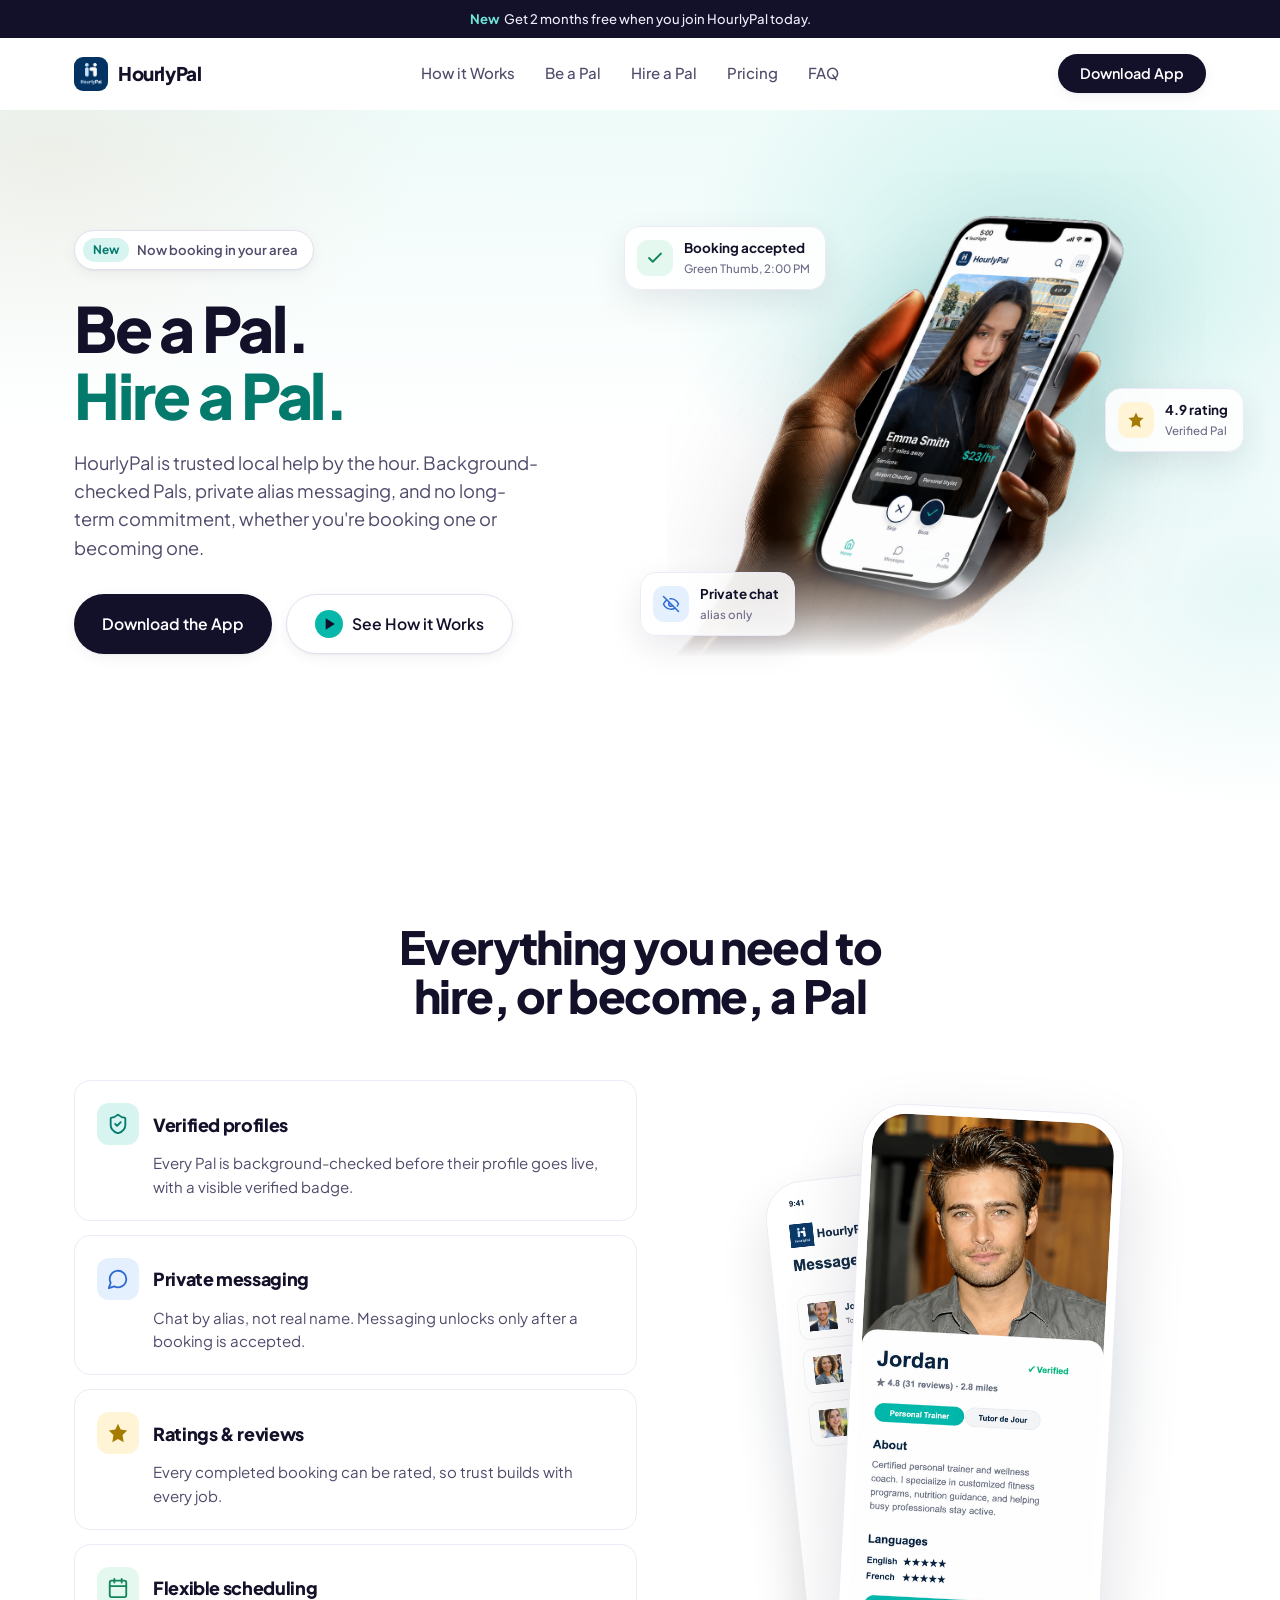
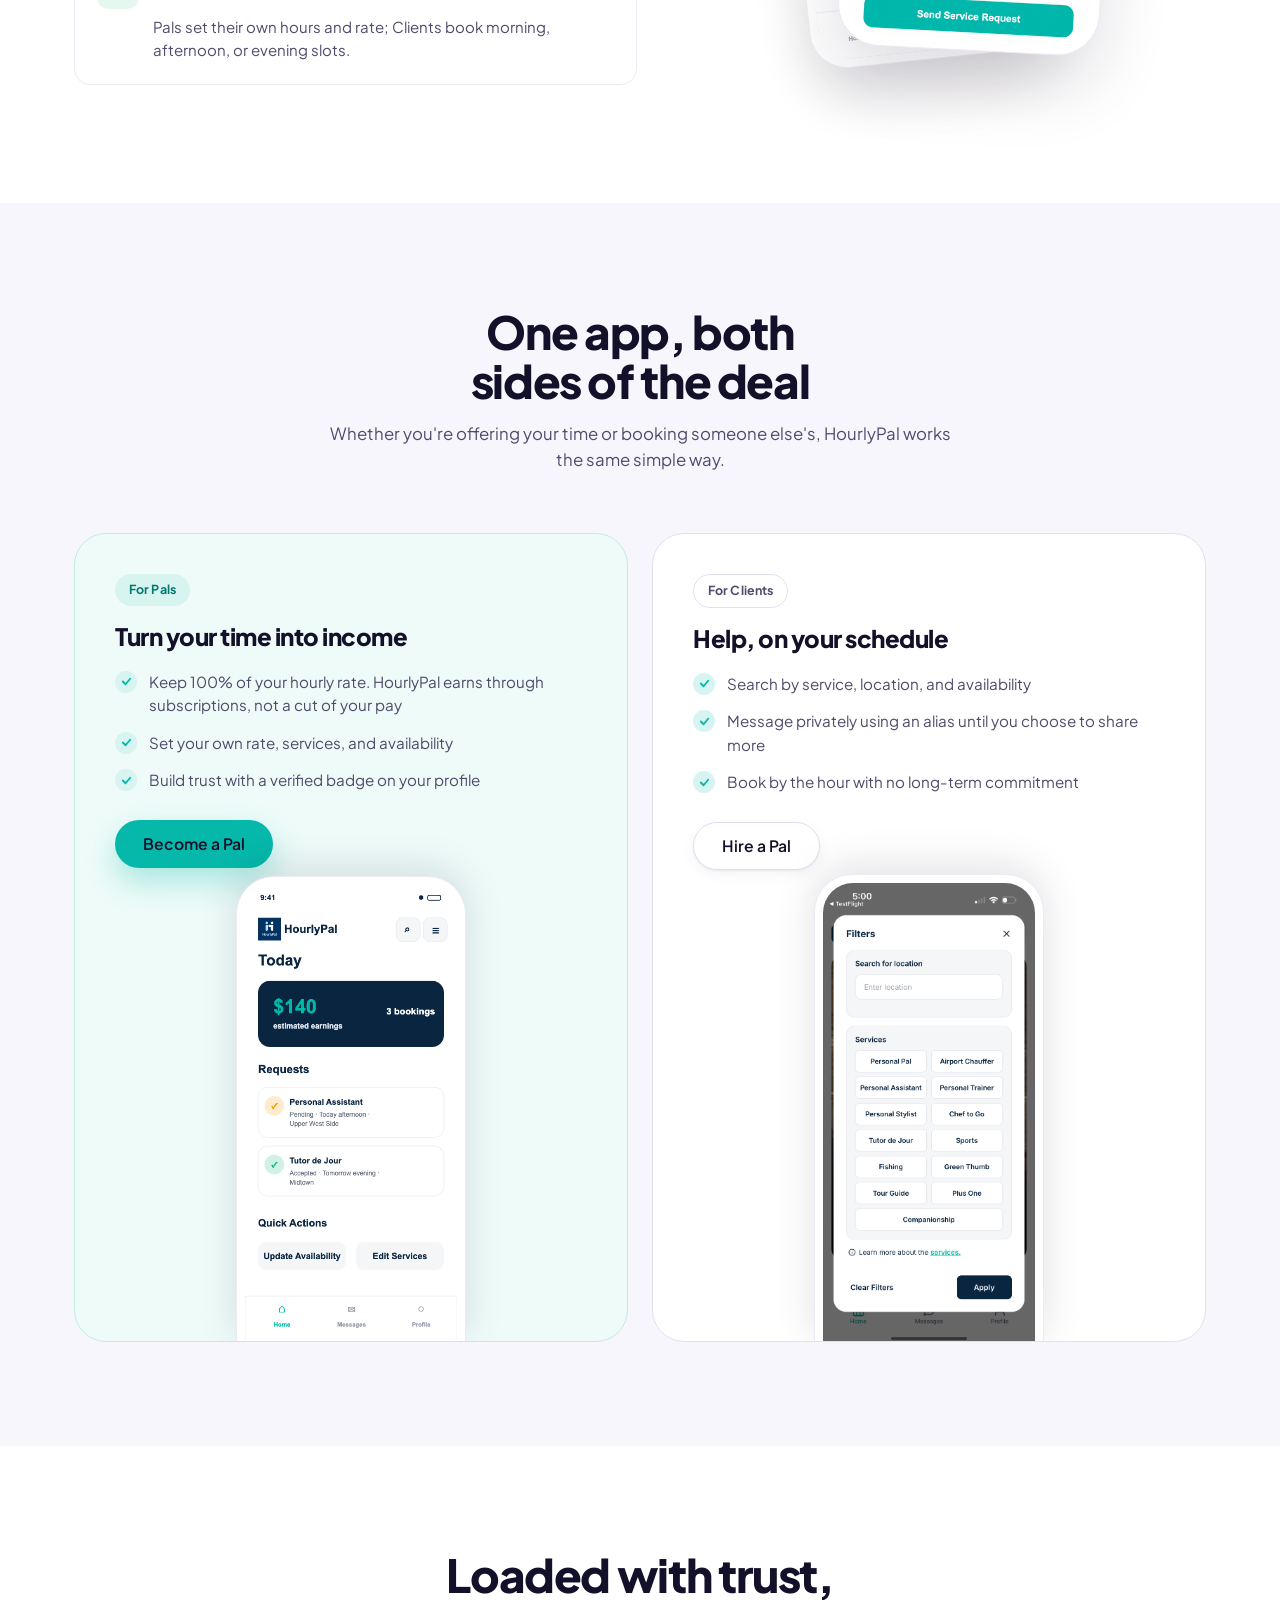
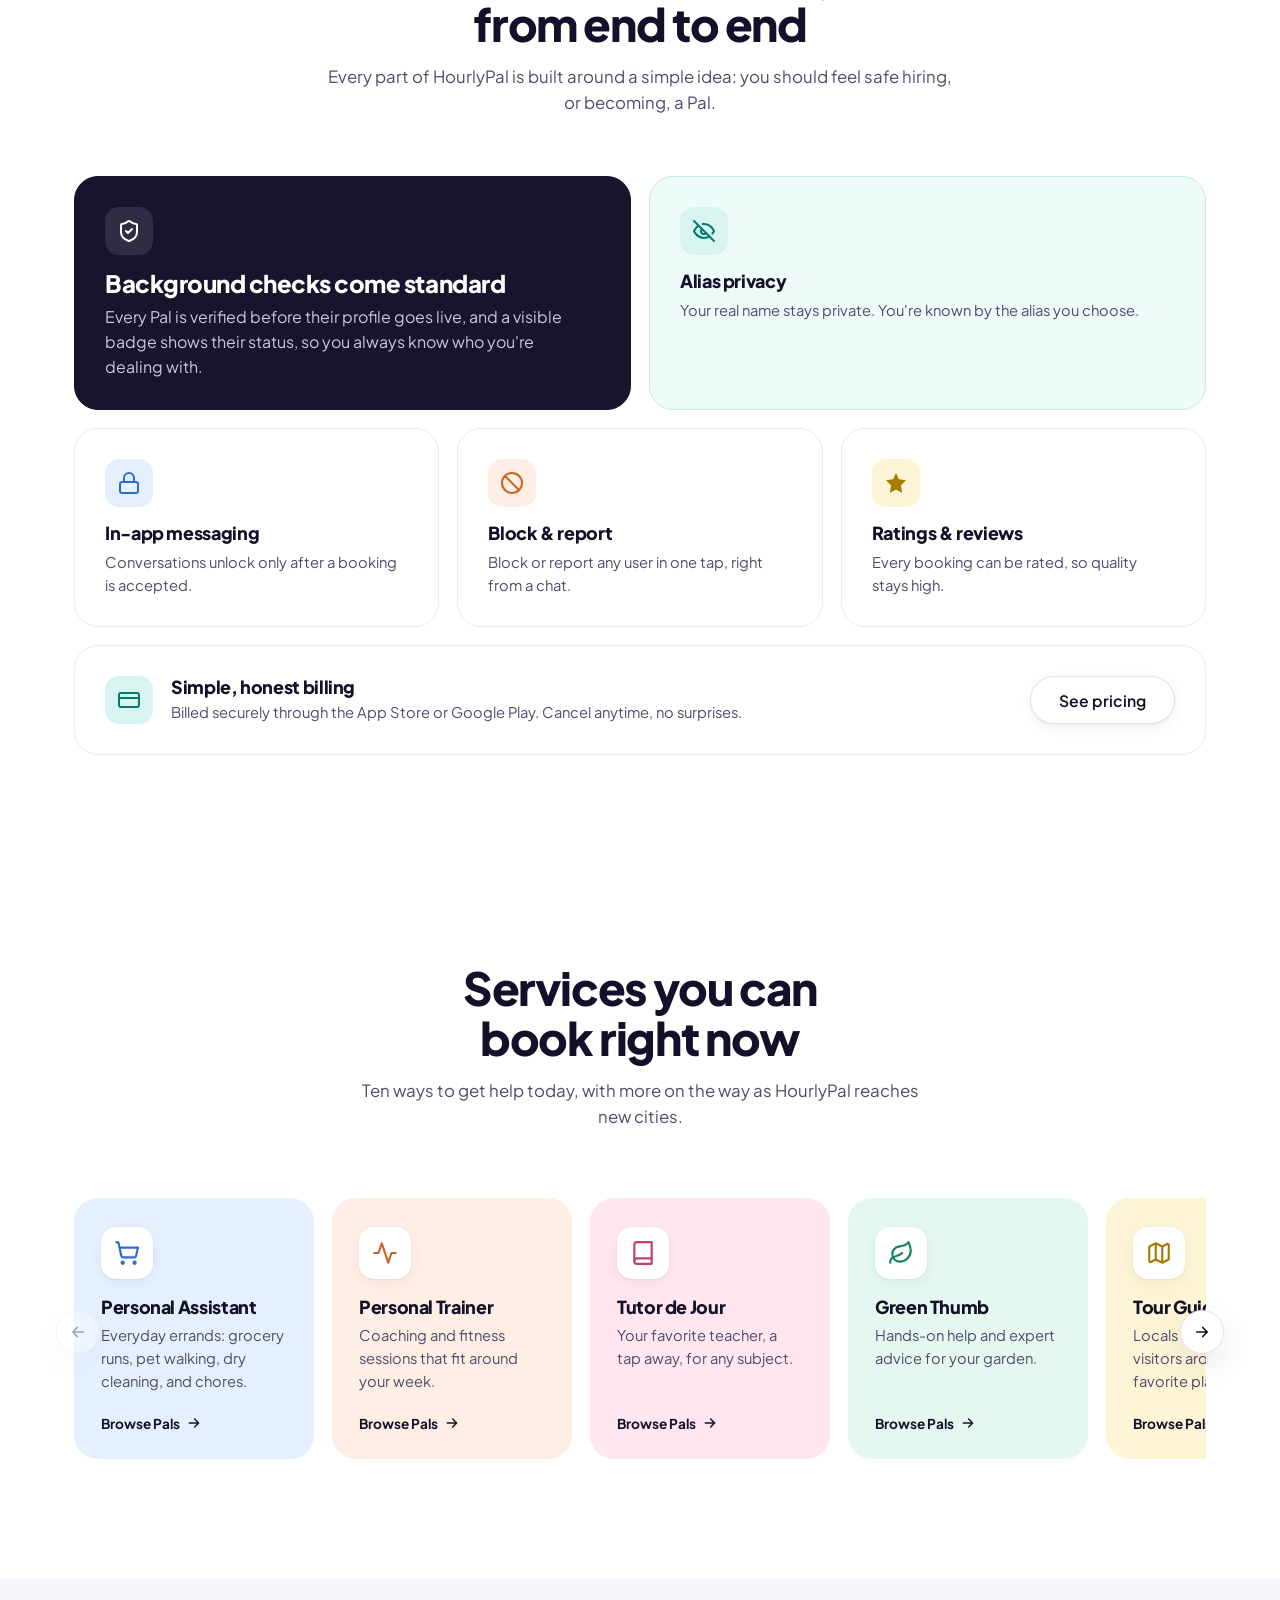
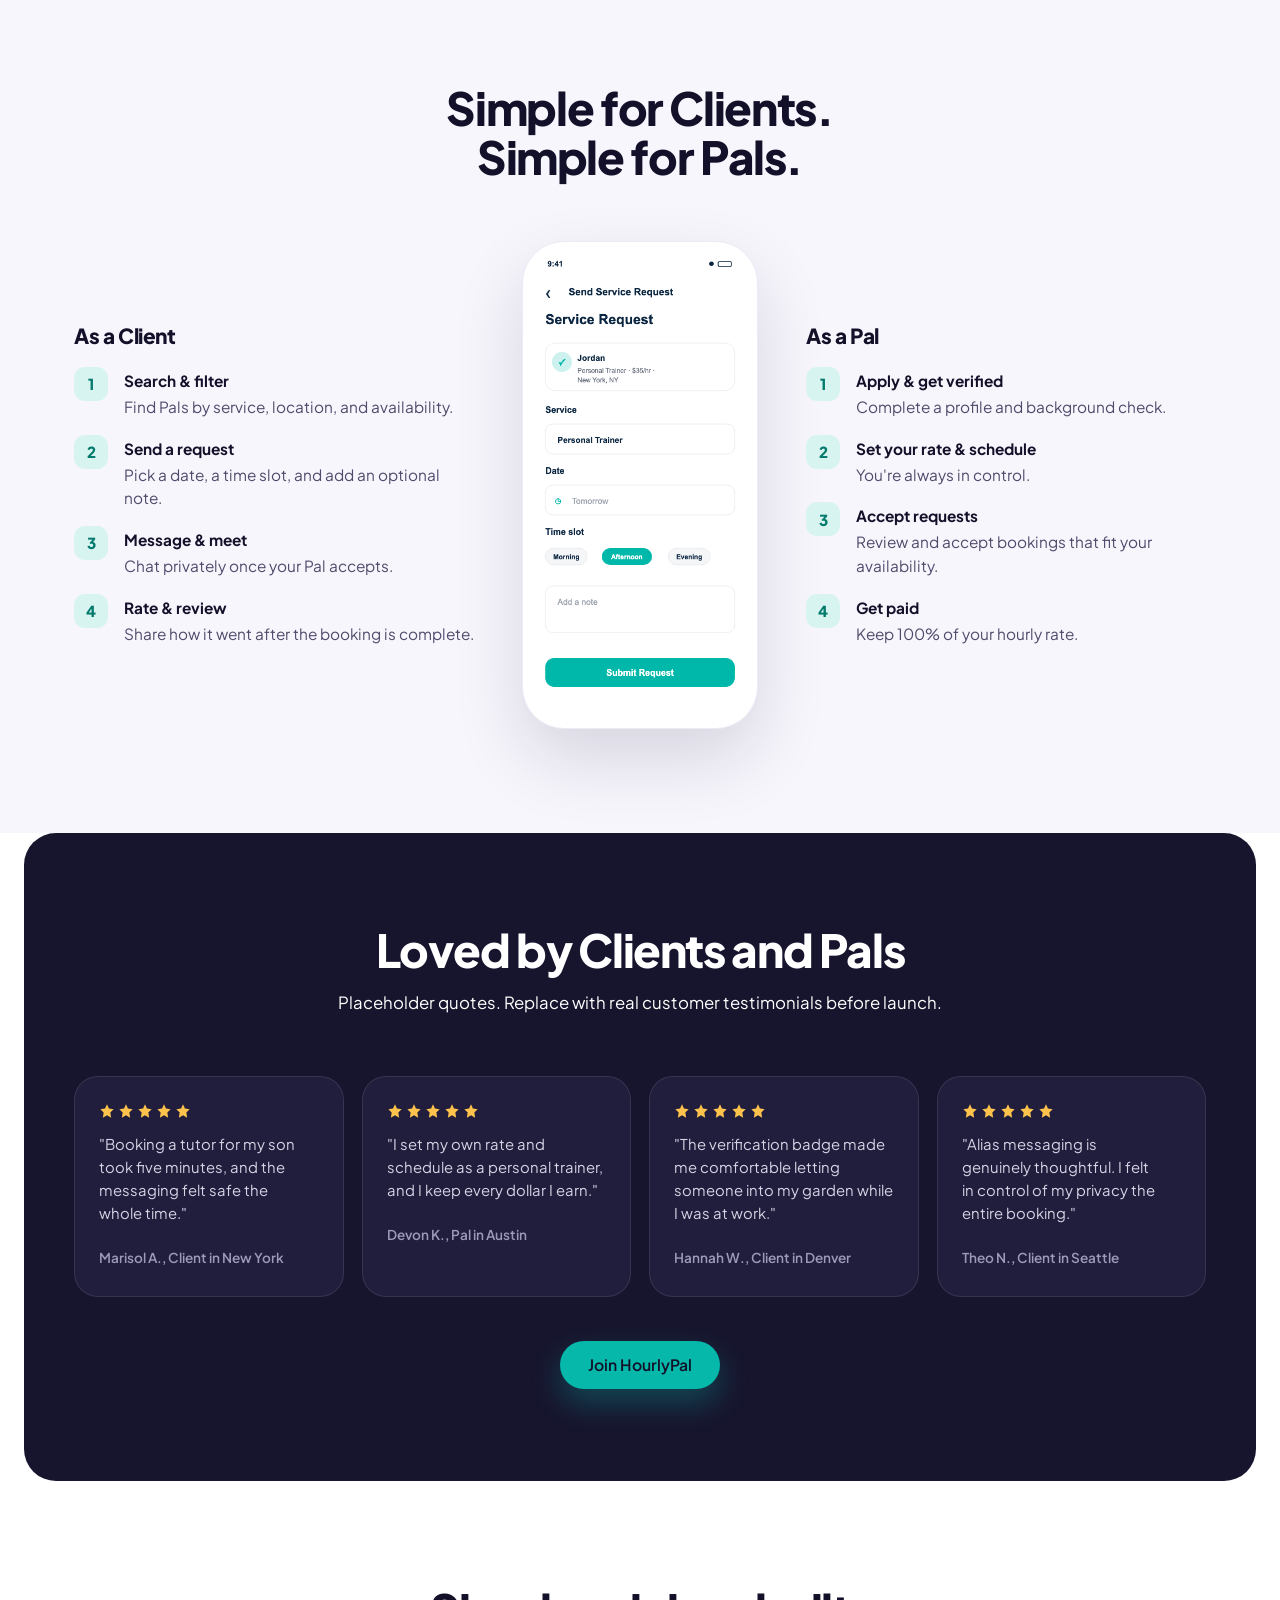
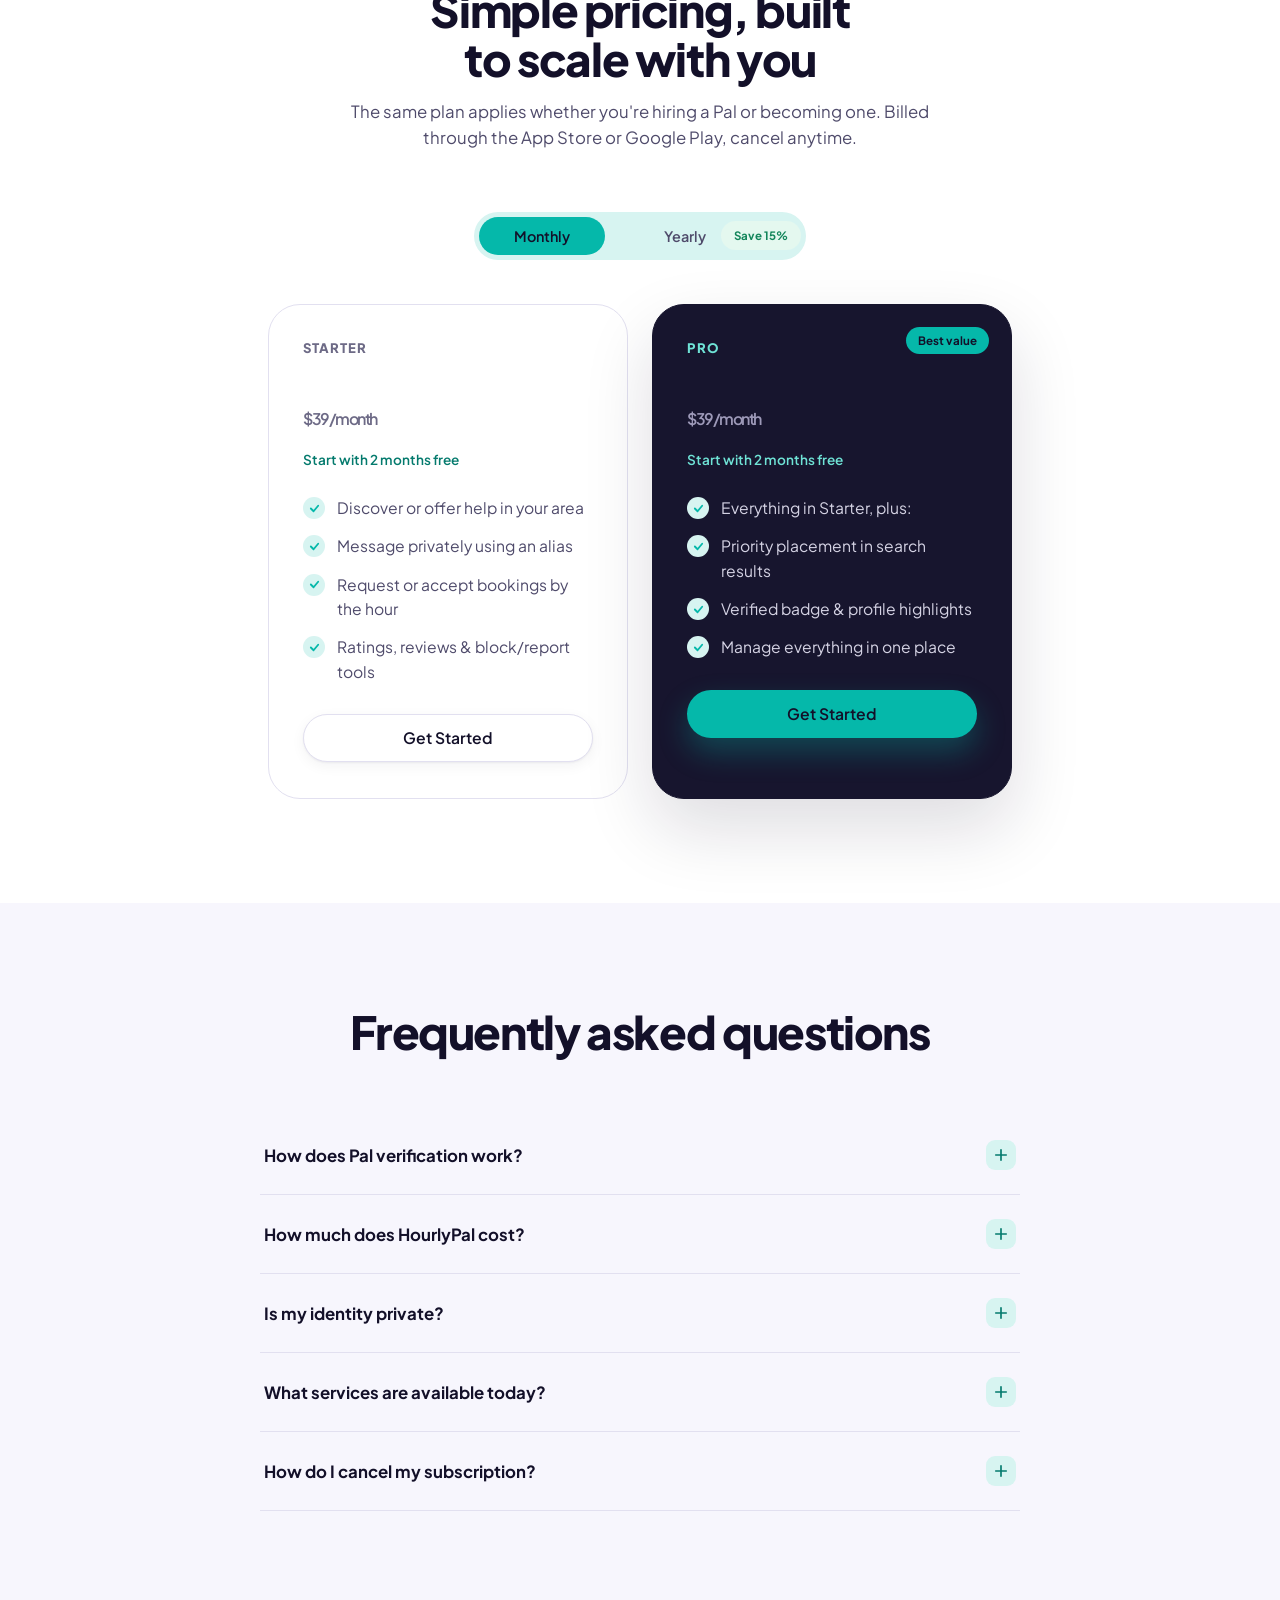
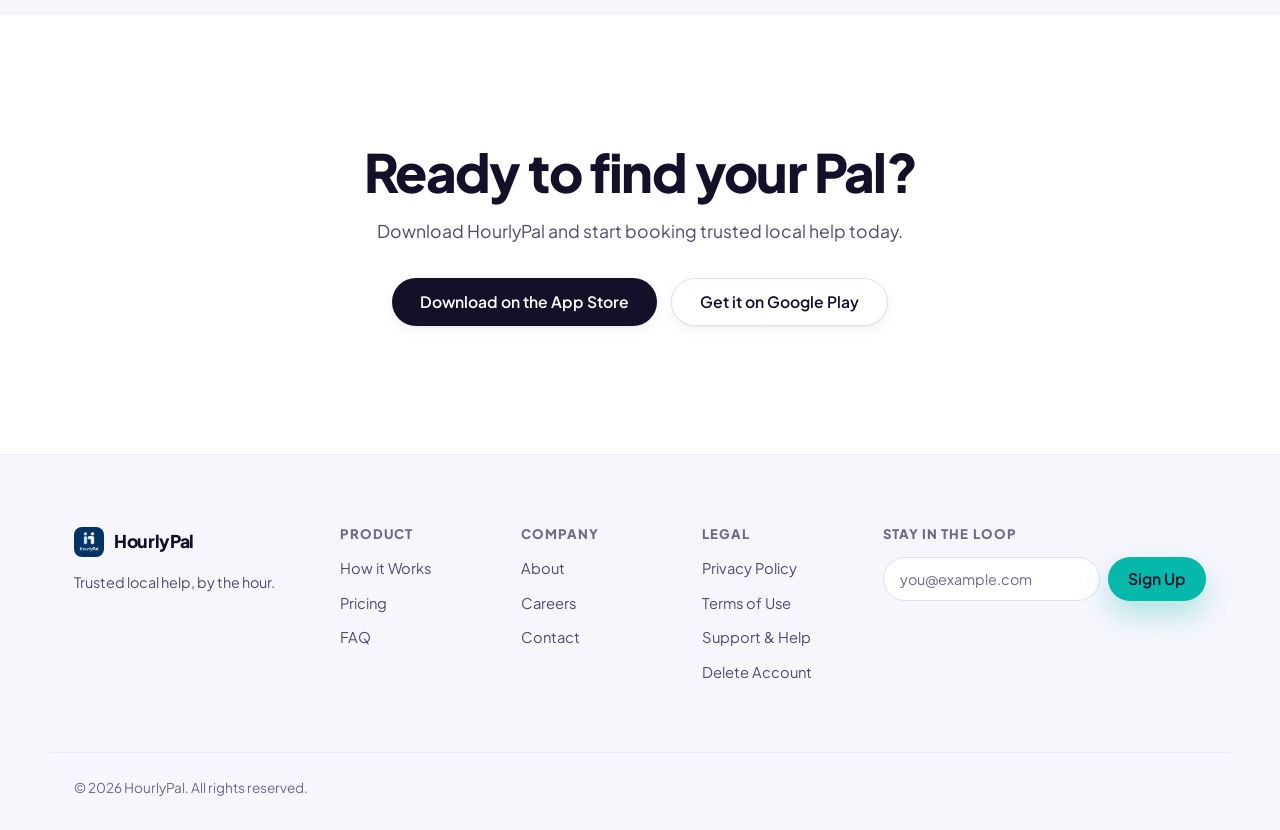
<file: index.html>
<!DOCTYPE html>
<html lang="en">
<head>
  <meta charset="UTF-8">
  <meta name="viewport" content="width=device-width, initial-scale=1.0">
  <title>HourlyPal - Trusted local help, by the hour.</title>
  <meta name="description" content="HourlyPal connects you with background-checked local Pals for errands, training, tutoring, gardening, tours, and more. Book by the hour, message privately, pay simply.">
  <link rel="icon" href="assets/logo.png">
  <link rel="preconnect" href="https://fonts.googleapis.com">
  <link rel="preconnect" href="https://fonts.gstatic.com" crossorigin>
  <link href="https://fonts.googleapis.com/css2?family=Plus+Jakarta+Sans:wght@400;500;600;700;800&display=swap" rel="stylesheet">
  <link rel="stylesheet" href="css/style.css">
</head>
<body id="top">
  <a href="#main" class="skip-link">Skip to main content</a>

  <!-- Icon sprite (Lucide-style) -->
  <svg width="0" height="0" style="position:absolute" aria-hidden="true" focusable="false">
    <defs>
      <g id="s-stroke" fill="none" stroke="currentColor" stroke-width="2" stroke-linecap="round" stroke-linejoin="round"></g>
    </defs>
    <symbol id="i-check" viewBox="0 0 24 24" fill="none" stroke="currentColor" stroke-width="2.4" stroke-linecap="round" stroke-linejoin="round"><path d="M20 6 9 17l-5-5"/></symbol>
    <symbol id="i-shield" viewBox="0 0 24 24" fill="none" stroke="currentColor" stroke-width="2" stroke-linecap="round" stroke-linejoin="round"><path d="M20 13c0 5-3.5 7.5-7.66 8.95a1 1 0 0 1-.67-.01C7.5 20.5 4 18 4 13V6a1 1 0 0 1 1-1c2 0 4.5-1.2 6.24-2.72a1.17 1.17 0 0 1 1.52 0C14.51 3.81 17 5 19 5a1 1 0 0 1 1 1z"/><path d="m9 12 2 2 4-4"/></symbol>
    <symbol id="i-msg" viewBox="0 0 24 24" fill="none" stroke="currentColor" stroke-width="2" stroke-linecap="round" stroke-linejoin="round"><path d="M7.9 20A9 9 0 1 0 4 16.1L2 22z"/></symbol>
    <symbol id="i-star" viewBox="0 0 24 24" fill="currentColor"><path d="m12 2 2.9 6.26L22 9.27l-5 4.87L18.18 22 12 18.56 5.82 22 7 14.14l-5-4.87 7.1-1.01z"/></symbol>
    <symbol id="i-calendar" viewBox="0 0 24 24" fill="none" stroke="currentColor" stroke-width="2" stroke-linecap="round" stroke-linejoin="round"><rect width="18" height="18" x="3" y="4" rx="2"/><path d="M3 10h18M8 2v4M16 2v4"/></symbol>
    <symbol id="i-lock" viewBox="0 0 24 24" fill="none" stroke="currentColor" stroke-width="2" stroke-linecap="round" stroke-linejoin="round"><rect width="18" height="11" x="3" y="11" rx="2"/><path d="M7 11V7a5 5 0 0 1 10 0v4"/></symbol>
    <symbol id="i-privacy" viewBox="0 0 24 24" fill="none" stroke="currentColor" stroke-width="2" stroke-linecap="round" stroke-linejoin="round"><path d="M9.88 9.88a3 3 0 1 0 4.24 4.24"/><path d="M10.73 5.08A10.4 10.4 0 0 1 12 5c7 0 10 7 10 7a13.2 13.2 0 0 1-1.67 2.68"/><path d="M6.61 6.61A13.5 13.5 0 0 0 2 12s3 7 10 7a9.7 9.7 0 0 0 5.39-1.61"/><path d="m2 2 20 20"/></symbol>
    <symbol id="i-ban" viewBox="0 0 24 24" fill="none" stroke="currentColor" stroke-width="2" stroke-linecap="round" stroke-linejoin="round"><circle cx="12" cy="12" r="10"/><path d="m4.9 4.9 14.2 14.2"/></symbol>
    <symbol id="i-card" viewBox="0 0 24 24" fill="none" stroke="currentColor" stroke-width="2" stroke-linecap="round" stroke-linejoin="round"><rect width="20" height="14" x="2" y="5" rx="2"/><path d="M2 10h20"/></symbol>
    <symbol id="i-cart" viewBox="0 0 24 24" fill="none" stroke="currentColor" stroke-width="2" stroke-linecap="round" stroke-linejoin="round"><circle cx="8" cy="21" r="1"/><circle cx="19" cy="21" r="1"/><path d="M2.05 2.05h2l2.66 12.42a2 2 0 0 0 2 1.58h9.78a2 2 0 0 0 1.95-1.57l1.65-7.43H5.12"/></symbol>
    <symbol id="i-activity" viewBox="0 0 24 24" fill="none" stroke="currentColor" stroke-width="2" stroke-linecap="round" stroke-linejoin="round"><path d="M22 12h-4l-3 9L9 3l-3 9H2"/></symbol>
    <symbol id="i-book" viewBox="0 0 24 24" fill="none" stroke="currentColor" stroke-width="2" stroke-linecap="round" stroke-linejoin="round"><path d="M4 19.5A2.5 2.5 0 0 1 6.5 17H20"/><path d="M6.5 2H20v20H6.5A2.5 2.5 0 0 1 4 19.5v-15A2.5 2.5 0 0 1 6.5 2z"/></symbol>
    <symbol id="i-leaf" viewBox="0 0 24 24" fill="none" stroke="currentColor" stroke-width="2" stroke-linecap="round" stroke-linejoin="round"><path d="M11 20A7 7 0 0 1 9.8 6.1C15.5 5 17 4.48 19 2c1 2 2 4.18 2 8 0 5.5-4.78 10-10 10Z"/><path d="M2 21c0-3 1.85-5.36 5.08-6C9.5 14.52 12 13 13 12"/></symbol>
    <symbol id="i-map" viewBox="0 0 24 24" fill="none" stroke="currentColor" stroke-width="2" stroke-linecap="round" stroke-linejoin="round"><path d="M14.1 5.55a2 2 0 0 0 1.8 0l3.65-1.83A1 1 0 0 1 21 4.62v12.76a1 1 0 0 1-.55.9l-4.55 2.27a2 2 0 0 1-1.8 0l-4.2-2.1a2 2 0 0 0-1.8 0l-3.65 1.82A1 1 0 0 1 3 19.38V6.62a1 1 0 0 1 .55-.9L8.1 3.46a2 2 0 0 1 1.8 0z"/><path d="M15 5.76v15M9 3.24v15"/></symbol>
    <symbol id="i-chef" viewBox="0 0 24 24" fill="none" stroke="currentColor" stroke-width="2" stroke-linecap="round" stroke-linejoin="round"><path d="M17 21a1 1 0 0 0 1-1v-5.35c0-.457.316-.844.727-1.041a4 4 0 0 0-2.134-7.589 5 5 0 0 0-9.186 0 4 4 0 0 0-2.134 7.588c.411.198.727.585.727 1.041V20a1 1 0 0 0 1 1Z"/><path d="M6 17h12"/></symbol>
    <symbol id="i-wrench" viewBox="0 0 24 24" fill="none" stroke="currentColor" stroke-width="2" stroke-linecap="round" stroke-linejoin="round"><path d="M14.7 6.3a1 1 0 0 0 0 1.4l1.6 1.6a1 1 0 0 0 1.4 0l3.77-3.77a6 6 0 0 1-7.94 7.94l-6.91 6.91a2.12 2.12 0 0 1-3-3l6.91-6.91a6 6 0 0 1 7.94-7.94l-3.76 3.76z"/></symbol>
    <symbol id="i-userplus" viewBox="0 0 24 24" fill="none" stroke="currentColor" stroke-width="2" stroke-linecap="round" stroke-linejoin="round"><path d="M16 21v-2a4 4 0 0 0-4-4H6a4 4 0 0 0-4 4v2"/><circle cx="9" cy="7" r="4"/><path d="M19 8v6M22 11h-6"/></symbol>
    <symbol id="i-car" viewBox="0 0 24 24" fill="none" stroke="currentColor" stroke-width="2" stroke-linecap="round" stroke-linejoin="round"><path d="M19 17h2c.6 0 1-.4 1-1v-3c0-.9-.7-1.7-1.5-1.9C18.7 10.6 16 10 16 10s-1.3-1.4-2.2-2.3c-.5-.4-1.1-.7-1.8-.7H5c-.6 0-1.1.4-1.4.9l-1.4 2.9A3.7 3.7 0 0 0 2 12v4c0 .6.4 1 1 1h2"/><circle cx="7" cy="17" r="2"/><path d="M9 17h6"/><circle cx="17" cy="17" r="2"/></symbol>
    <symbol id="i-scissors" viewBox="0 0 24 24" fill="none" stroke="currentColor" stroke-width="2" stroke-linecap="round" stroke-linejoin="round"><circle cx="6" cy="6" r="3"/><path d="M8.12 8.12 12 12"/><path d="M20 4 8.12 15.88"/><circle cx="6" cy="18" r="3"/><path d="M14.8 14.8 20 20"/></symbol>
    <symbol id="i-plus" viewBox="0 0 24 24" fill="none" stroke="currentColor" stroke-width="2.2" stroke-linecap="round" stroke-linejoin="round"><path d="M12 5v14M5 12h14"/></symbol>
    <symbol id="i-play" viewBox="0 0 24 24" fill="currentColor"><path d="M8 5v14l11-7z"/></symbol>
    <symbol id="i-arrow" viewBox="0 0 24 24" fill="none" stroke="currentColor" stroke-width="2.2" stroke-linecap="round" stroke-linejoin="round"><path d="M5 12h14M13 6l6 6-6 6"/></symbol>
  </svg>

  <header class="site-header" id="siteHeader">
    <div class="announcement-bar">
      <b>New</b>&nbsp; Get 2 months free when you join HourlyPal today.
    </div>
    <nav class="nav">
      <a href="#top" class="nav-logo">
        <img src="assets/logo.png" alt="HourlyPal" width="34" height="34">
        <span>HourlyPal</span>
      </a>
      <button class="nav-toggle" id="navToggle" aria-label="Toggle menu" aria-expanded="false" aria-controls="navLinks">
        <span></span><span></span><span></span>
      </button>
      <ul class="nav-links" id="navLinks">
        <li><a href="#how-it-works">How it Works</a></li>
        <li><a href="#be-a-pal">Be a Pal</a></li>
        <li><a href="#hire-a-pal">Hire a Pal</a></li>
        <li><a href="#pricing">Pricing</a></li>
        <li><a href="#faq">FAQ</a></li>
      </ul>
      <a href="#download" class="btn btn-dark nav-cta">Download App</a>
    </nav>
  </header>

  <main id="main" tabindex="-1">

  <!-- HERO -->
  <section class="hero" id="hero">
    <div class="hero-bg" aria-hidden="true"></div>
    <div class="container hero-grid">
      <div class="hero-copy">
        <span class="eyebrow-pill"><b>New</b> Now booking in your area</span>
        <h1>Be a Pal.<br><span class="accent">Hire a Pal.</span></h1>
        <p class="hero-sub">HourlyPal is trusted local help by the hour. Background-checked Pals, private alias messaging, and no long-term commitment, whether you're booking one or becoming one.</p>
        <div class="hero-ctas">
          <a href="#download" class="btn btn-dark">Download the App</a>
          <a href="#how-it-works" class="btn btn-light btn-play"><svg class="ico" aria-hidden="true"><use href="#i-play"/></svg> See How it Works</a>
        </div>
      </div>
      <div class="hero-visual">
        <div class="hero-glow" aria-hidden="true"></div>
        <img class="hero-hand" src="assets/hero-hand.png?v=2" width="580" height="580" alt="A person holding a phone showing the HourlyPal app with a verified Pal's profile and hourly rate." loading="eager">
        <div class="float-card fc-1">
          <span class="fc-icon ic-mint" aria-hidden="true"><svg class="ico ico-sm"><use href="#i-check"/></svg></span>
          <span>Booking accepted<small>Green Thumb, 2:00 PM</small></span>
        </div>
        <div class="float-card fc-2">
          <span class="fc-icon ic-lemon" aria-hidden="true"><svg class="ico ico-sm"><use href="#i-star"/></svg></span>
          <span>4.9 rating<small>Verified Pal</small></span>
        </div>
        <div class="float-card fc-3">
          <span class="fc-icon ic-sky" aria-hidden="true"><svg class="ico ico-sm"><use href="#i-privacy"/></svg></span>
          <span>Private chat<small>alias only</small></span>
        </div>
      </div>
    </div>
  </section>

  <!-- FEATURES: list + phones -->
  <section class="features" id="features">
    <div class="container">
      <div class="section-head">
        <h2>Everything you need to hire, or become, a Pal</h2>
      </div>
      <div class="features-grid">
        <div class="feature-list">
          <div class="feature-item reveal">
            <h3><span class="fi-icon ic-indigo"><svg class="ico" aria-hidden="true"><use href="#i-shield"/></svg></span> Verified profiles</h3>
            <p>Every Pal is background-checked before their profile goes live, with a visible verified badge.</p>
          </div>
          <div class="feature-item reveal">
            <h3><span class="fi-icon ic-sky"><svg class="ico" aria-hidden="true"><use href="#i-msg"/></svg></span> Private messaging</h3>
            <p>Chat by alias, not real name. Messaging unlocks only after a booking is accepted.</p>
          </div>
          <div class="feature-item reveal">
            <h3><span class="fi-icon ic-lemon"><svg class="ico" aria-hidden="true"><use href="#i-star"/></svg></span> Ratings &amp; reviews</h3>
            <p>Every completed booking can be rated, so trust builds with every job.</p>
          </div>
          <div class="feature-item reveal">
            <h3><span class="fi-icon ic-mint"><svg class="ico" aria-hidden="true"><use href="#i-calendar"/></svg></span> Flexible scheduling</h3>
            <p>Pals set their own hours and rate; Clients book morning, afternoon, or evening slots.</p>
          </div>
        </div>
        <div class="features-visual reveal">
          <div class="fv-blob" aria-hidden="true"></div>
          <div class="phone-frame phone-frame-back">
            <img src="assets/screens/17-messages-list.png" alt="Private in-app messaging between a Client and a Pal" loading="lazy">
          </div>
          <div class="phone-frame phone-frame-front">
            <img src="assets/screens/14-pal-detail.png?v=2" alt="A verified Pal profile with rating and reviews" loading="lazy">
          </div>
        </div>
      </div>
    </div>
  </section>

  <!-- TWO SIDES OF THE MARKETPLACE -->
  <section class="two-sides band-tint" id="be-a-pal">
    <div class="container">
      <div class="section-head">
        <h2>One app, both sides of the deal</h2>
        <p>Whether you're offering your time or booking someone else's, HourlyPal works the same simple way.</p>
      </div>
      <div class="sides-grid">
        <article class="side-panel side-pal reveal">
          <div class="side-body">
            <span class="side-tag">For Pals</span>
            <h3>Turn your time into income</h3>
            <ul class="check-list">
              <li>Keep 100% of your hourly rate. HourlyPal earns through subscriptions, not a cut of your pay</li>
              <li>Set your own rate, services, and availability</li>
              <li>Build trust with a verified badge on your profile</li>
            </ul>
            <a href="#download" class="btn btn-primary">Become a Pal</a>
          </div>
          <div class="side-phone">
            <div class="phone-frame">
              <img src="assets/screens/12-pal-home.png" alt="Pal requests inbox showing pending bookings" loading="lazy">
            </div>
          </div>
        </article>
        <article class="side-panel side-client reveal" id="hire-a-pal">
          <div class="side-body">
            <span class="side-tag side-tag-dark">For Clients</span>
            <h3>Help, on your schedule</h3>
            <ul class="check-list">
              <li>Search by service, location, and availability</li>
              <li>Message privately using an alias until you choose to share more</li>
              <li>Book by the hour with no long-term commitment</li>
            </ul>
            <a href="#download" class="btn btn-light">Hire a Pal</a>
          </div>
          <div class="side-phone">
            <div class="phone-frame">
              <img src="assets/screens/client-filters.png" alt="HourlyPal filters for location, services, and availability" loading="lazy">
            </div>
          </div>
        </article>
      </div>
    </div>
  </section>

  <!-- TRUST BENTO -->
  <section class="trust-section" id="trust">
    <div class="container">
      <div class="section-head">
        <h2>Loaded with trust, from end to end</h2>
        <p>Every part of HourlyPal is built around a simple idea: you should feel safe hiring, or becoming, a Pal.</p>
      </div>
      <div class="trust-bento">
        <div class="tb tb-a reveal">
          <div class="fi-icon ic-dark"><svg class="ico" aria-hidden="true"><use href="#i-shield"/></svg></div>
          <h3>Background checks come standard</h3>
          <p>Every Pal is verified before their profile goes live, and a visible badge shows their status, so you always know who you're dealing with.</p>
        </div>
        <div class="tb tb-b reveal">
          <div class="fi-icon ic-indigo"><svg class="ico" aria-hidden="true"><use href="#i-privacy"/></svg></div>
          <h3>Alias privacy</h3>
          <p>Your real name stays private. You're known by the alias you choose.</p>
        </div>
        <div class="tb tb-c reveal">
          <div class="fi-icon ic-sky"><svg class="ico" aria-hidden="true"><use href="#i-lock"/></svg></div>
          <h3>In-app messaging</h3>
          <p>Conversations unlock only after a booking is accepted.</p>
        </div>
        <div class="tb tb-d reveal">
          <div class="fi-icon ic-peach"><svg class="ico" aria-hidden="true"><use href="#i-ban"/></svg></div>
          <h3>Block &amp; report</h3>
          <p>Block or report any user in one tap, right from a chat.</p>
        </div>
        <div class="tb tb-e reveal">
          <div class="fi-icon ic-lemon"><svg class="ico" aria-hidden="true"><use href="#i-star"/></svg></div>
          <h3>Ratings &amp; reviews</h3>
          <p>Every booking can be rated, so quality stays high.</p>
        </div>
        <div class="tb tb-f reveal">
          <div class="tb-f-copy">
            <div class="fi-icon ic-indigo"><svg class="ico" aria-hidden="true"><use href="#i-card"/></svg></div>
            <div>
              <h3>Simple, honest billing</h3>
              <p>Billed securely through the App Store or Google Play. Cancel anytime, no surprises.</p>
            </div>
          </div>
          <a href="#pricing" class="btn btn-light">See pricing</a>
        </div>
      </div>
    </div>
  </section>

  <!-- SERVICE CATEGORIES -->
  <section class="categories" id="categories">
    <div class="container">
      <div class="section-head">
        <h2>Services you can book right now</h2>
        <p>Ten ways to get help today, with more on the way as HourlyPal reaches new cities.</p>
      </div>
      <div class="service-carousel">
        <button class="carousel-arrow carousel-prev" type="button" aria-label="Scroll services left" disabled><svg class="ico" aria-hidden="true"><use href="#i-arrow"/></svg></button>
        <div class="service-grid" id="serviceTrack" tabindex="0" role="group" aria-label="Service categories, scrollable">
        <article class="service-card sv-sky reveal">
          <span class="sv-icon"><svg class="ico" aria-hidden="true"><use href="#i-cart"/></svg></span>
          <h3>Personal Assistant</h3>
          <p>Everyday errands: grocery runs, pet walking, dry cleaning, and chores.</p>
          <span class="sv-go">Browse Pals<svg class="ico" aria-hidden="true"><use href="#i-arrow"/></svg></span>
        </article>
        <article class="service-card sv-peach reveal">
          <span class="sv-icon"><svg class="ico" aria-hidden="true"><use href="#i-activity"/></svg></span>
          <h3>Personal Trainer</h3>
          <p>Coaching and fitness sessions that fit around your week.</p>
          <span class="sv-go">Browse Pals<svg class="ico" aria-hidden="true"><use href="#i-arrow"/></svg></span>
        </article>
        <article class="service-card sv-lilac reveal">
          <span class="sv-icon"><svg class="ico" aria-hidden="true"><use href="#i-book"/></svg></span>
          <h3>Tutor de Jour</h3>
          <p>Your favorite teacher, a tap away, for any subject.</p>
          <span class="sv-go">Browse Pals<svg class="ico" aria-hidden="true"><use href="#i-arrow"/></svg></span>
        </article>
        <article class="service-card sv-mint reveal">
          <span class="sv-icon"><svg class="ico" aria-hidden="true"><use href="#i-leaf"/></svg></span>
          <h3>Green Thumb</h3>
          <p>Hands-on help and expert advice for your garden.</p>
          <span class="sv-go">Browse Pals<svg class="ico" aria-hidden="true"><use href="#i-arrow"/></svg></span>
        </article>
        <article class="service-card sv-lemon reveal">
          <span class="sv-icon"><svg class="ico" aria-hidden="true"><use href="#i-map"/></svg></span>
          <h3>Tour Guide</h3>
          <p>Locals who show visitors around their favorite places.</p>
          <span class="sv-go">Browse Pals<svg class="ico" aria-hidden="true"><use href="#i-arrow"/></svg></span>
        </article>
        <article class="service-card sv-sky reveal">
          <span class="sv-icon"><svg class="ico" aria-hidden="true"><use href="#i-chef"/></svg></span>
          <h3>Chef to Go</h3>
          <p>Private chefs who shop, cook, and serve right in your kitchen.</p>
          <span class="sv-go">Browse Pals<svg class="ico" aria-hidden="true"><use href="#i-arrow"/></svg></span>
        </article>
        <article class="service-card sv-peach reveal">
          <span class="sv-icon"><svg class="ico" aria-hidden="true"><use href="#i-wrench"/></svg></span>
          <h3>DIY Plus</h3>
          <p>Handy help for repairs, assembly, and home projects big or small.</p>
          <span class="sv-go">Browse Pals<svg class="ico" aria-hidden="true"><use href="#i-arrow"/></svg></span>
        </article>
        <article class="service-card sv-lilac reveal">
          <span class="sv-icon"><svg class="ico" aria-hidden="true"><use href="#i-userplus"/></svg></span>
          <h3>Plus One</h3>
          <p>A friendly companion for events, dinners, and days out.</p>
          <span class="sv-go">Browse Pals<svg class="ico" aria-hidden="true"><use href="#i-arrow"/></svg></span>
        </article>
        <article class="service-card sv-mint reveal">
          <span class="sv-icon"><svg class="ico" aria-hidden="true"><use href="#i-car"/></svg></span>
          <h3>Your Ride</h3>
          <p>Personal drivers by the hour for errands, appointments, and trips.</p>
          <span class="sv-go">Browse Pals<svg class="ico" aria-hidden="true"><use href="#i-arrow"/></svg></span>
        </article>
        <article class="service-card sv-lemon reveal">
          <span class="sv-icon"><svg class="ico" aria-hidden="true"><use href="#i-scissors"/></svg></span>
          <h3>Beautician</h3>
          <p>Hair, nails, and beauty services that come to you.</p>
          <span class="sv-go">Browse Pals<svg class="ico" aria-hidden="true"><use href="#i-arrow"/></svg></span>
        </article>
        </div>
        <button class="carousel-arrow carousel-next" type="button" aria-label="Scroll services right"><svg class="ico" aria-hidden="true"><use href="#i-arrow"/></svg></button>
      </div>
    </div>
  </section>

  <!-- HOW IT WORKS -->
  <section class="how-it-works band-tint" id="how-it-works">
    <div class="container">
      <div class="section-head">
        <h2>Simple for Clients. Simple for Pals.</h2>
      </div>
      <div class="how-grid">
        <div class="how-column reveal">
          <h3>As a Client</h3>
          <ol class="step-list">
            <li><strong>Search &amp; filter</strong> Find Pals by service, location, and availability.</li>
            <li><strong>Send a request</strong> Pick a date, a time slot, and add an optional note.</li>
            <li><strong>Message &amp; meet</strong> Chat privately once your Pal accepts.</li>
            <li><strong>Rate &amp; review</strong> Share how it went after the booking is complete.</li>
          </ol>
        </div>
        <div class="how-visual reveal">
          <div class="phone-frame">
            <img src="assets/screens/15-booking-new.png" alt="Sending a new booking request in the HourlyPal app" loading="lazy">
          </div>
        </div>
        <div class="how-column reveal">
          <h3>As a Pal</h3>
          <ol class="step-list">
            <li><strong>Apply &amp; get verified</strong> Complete a profile and background check.</li>
            <li><strong>Set your rate &amp; schedule</strong> You're always in control.</li>
            <li><strong>Accept requests</strong> Review and accept bookings that fit your availability.</li>
            <li><strong>Get paid</strong> Keep 100% of your hourly rate.</li>
          </ol>
        </div>
      </div>
    </div>
  </section>

  <!-- TESTIMONIALS (dark) -->
  <section class="testimonials" id="testimonials">
    <div class="container">
      <div class="section-head">
        <h2>Loved by Clients and Pals</h2>
        <p class="placeholder-note">Placeholder quotes. Replace with real customer testimonials before launch.</p>
      </div>
      <div class="testimonial-grid">
        <div class="testimonial-card reveal">
          <div class="stars" aria-label="5 out of 5 stars"><svg class="ico" aria-hidden="true"><use href="#i-star"/></svg><svg class="ico" aria-hidden="true"><use href="#i-star"/></svg><svg class="ico" aria-hidden="true"><use href="#i-star"/></svg><svg class="ico" aria-hidden="true"><use href="#i-star"/></svg><svg class="ico" aria-hidden="true"><use href="#i-star"/></svg></div>
          <p>"Booking a tutor for my son took five minutes, and the messaging felt safe the whole time."</p>
          <span class="testimonial-name">Marisol A., Client in New York</span>
        </div>
        <div class="testimonial-card reveal">
          <div class="stars" aria-label="5 out of 5 stars"><svg class="ico" aria-hidden="true"><use href="#i-star"/></svg><svg class="ico" aria-hidden="true"><use href="#i-star"/></svg><svg class="ico" aria-hidden="true"><use href="#i-star"/></svg><svg class="ico" aria-hidden="true"><use href="#i-star"/></svg><svg class="ico" aria-hidden="true"><use href="#i-star"/></svg></div>
          <p>"I set my own rate and schedule as a personal trainer, and I keep every dollar I earn."</p>
          <span class="testimonial-name">Devon K., Pal in Austin</span>
        </div>
        <div class="testimonial-card reveal">
          <div class="stars" aria-label="5 out of 5 stars"><svg class="ico" aria-hidden="true"><use href="#i-star"/></svg><svg class="ico" aria-hidden="true"><use href="#i-star"/></svg><svg class="ico" aria-hidden="true"><use href="#i-star"/></svg><svg class="ico" aria-hidden="true"><use href="#i-star"/></svg><svg class="ico" aria-hidden="true"><use href="#i-star"/></svg></div>
          <p>"The verification badge made me comfortable letting someone into my garden while I was at work."</p>
          <span class="testimonial-name">Hannah W., Client in Denver</span>
        </div>
        <div class="testimonial-card reveal">
          <div class="stars" aria-label="5 out of 5 stars"><svg class="ico" aria-hidden="true"><use href="#i-star"/></svg><svg class="ico" aria-hidden="true"><use href="#i-star"/></svg><svg class="ico" aria-hidden="true"><use href="#i-star"/></svg><svg class="ico" aria-hidden="true"><use href="#i-star"/></svg><svg class="ico" aria-hidden="true"><use href="#i-star"/></svg></div>
          <p>"Alias messaging is genuinely thoughtful. I felt in control of my privacy the entire booking."</p>
          <span class="testimonial-name">Theo N., Client in Seattle</span>
        </div>
      </div>
      <div class="testimonials-cta">
        <a href="#download" class="btn btn-primary">Join HourlyPal</a>
      </div>
    </div>
  </section>

  <!-- PRICING -->
  <section class="pricing" id="pricing">
    <div class="container">
      <div class="section-head">
        <h2>Simple pricing, built to scale with you</h2>
        <p>The same plan applies whether you're hiring a Pal or becoming one. Billed through the App Store or Google Play, cancel anytime.</p>
      </div>
      <div style="text-align:center;">
        <div class="pricing-toggle" id="pricingToggle" role="group" aria-label="Billing period">
          <span class="toggle-thumb" aria-hidden="true"></span>
          <button class="is-active" data-plan="month" aria-pressed="true">Monthly</button>
          <button data-plan="year" aria-pressed="false">Yearly</button>
          <span class="toggle-save">Save 15%</span>
        </div>
      </div>
      <div class="pricing-grid">
        <div class="price-card reveal">
          <h3>Starter</h3>
          <p class="price">
            <span class="price-amount" data-plan="month">$39<span>/month</span></span>
            <span class="price-amount" data-plan="year" hidden>$399<span>/year</span></span>
          </p>
          <p class="price-trial">Start with 2 months free</p>
          <ul class="check-list">
            <li>Discover or offer help in your area</li>
            <li>Message privately using an alias</li>
            <li>Request or accept bookings by the hour</li>
            <li>Ratings, reviews &amp; block/report tools</li>
          </ul>
          <a href="#download" class="btn btn-light">Get Started</a>
        </div>
        <div class="price-card price-card-featured reveal">
          <span class="price-badge">Best value</span>
          <h3>Pro</h3>
          <p class="price">
            <span class="price-amount" data-plan="month">$39<span>/month</span></span>
            <span class="price-amount" data-plan="year" hidden>$399<span>/year</span></span>
          </p>
          <p class="price-trial">Start with 2 months free</p>
          <ul class="check-list">
            <li>Everything in Starter, plus:</li>
            <li>Priority placement in search results</li>
            <li>Verified badge &amp; profile highlights</li>
            <li>Manage everything in one place</li>
          </ul>
          <a href="#download" class="btn btn-primary">Get Started</a>
        </div>
      </div>
    </div>
  </section>

  <!-- FAQ -->
  <section class="faq band-tint" id="faq">
    <div class="container">
      <div class="section-head">
        <h2>Frequently asked questions</h2>
      </div>
      <div class="faq-list" id="faqList">
        <div class="faq-item">
          <button class="faq-question" aria-expanded="false">
            How does Pal verification work?
            <span class="faq-icon" aria-hidden="true"><svg class="ico"><use href="#i-plus"/></svg></span>
          </button>
          <div class="faq-answer"><p>Every Pal completes a profile and a background check before their account goes live. Verified Pals show a badge on their profile.</p></div>
        </div>
        <div class="faq-item">
          <button class="faq-question" aria-expanded="false">
            How much does HourlyPal cost?
            <span class="faq-icon" aria-hidden="true"><svg class="ico"><use href="#i-plus"/></svg></span>
          </button>
          <div class="faq-answer"><p>$39/month or $399/year, with 2 months free to start. The same plan applies to Clients and Pals, billed through the App Store or Google Play.</p></div>
        </div>
        <div class="faq-item">
          <button class="faq-question" aria-expanded="false">
            Is my identity private?
            <span class="faq-icon" aria-hidden="true"><svg class="ico"><use href="#i-plus"/></svg></span>
          </button>
          <div class="faq-answer"><p>Yes. You're shown to others by the alias you choose, and messaging only unlocks after a booking is accepted.</p></div>
        </div>
        <div class="faq-item">
          <button class="faq-question" aria-expanded="false">
            What services are available today?
            <span class="faq-icon" aria-hidden="true"><svg class="ico"><use href="#i-plus"/></svg></span>
          </button>
          <div class="faq-answer"><p>Personal Assistant, Personal Trainer, Tutor de Jour, Green Thumb, and Tour Guide, with more services coming as HourlyPal expands to new cities.</p></div>
        </div>
        <div class="faq-item">
          <button class="faq-question" aria-expanded="false">
            How do I cancel my subscription?
            <span class="faq-icon" aria-hidden="true"><svg class="ico"><use href="#i-plus"/></svg></span>
          </button>
          <div class="faq-answer"><p>Cancel anytime from your Apple App Store or Google Play account settings. HourlyPal doesn't handle billing directly.</p></div>
        </div>
      </div>
    </div>
  </section>

  <!-- FINAL CTA -->
  <section class="final-cta" id="download">
    <div class="container final-cta-inner reveal">
      <h2>Ready to find your Pal?</h2>
      <p>Download HourlyPal and start booking trusted local help today.</p>
      <div class="final-cta-ctas">
        <a class="btn btn-dark" aria-disabled="true" title="App Store link coming soon">Download on the App Store</a>
        <a class="btn btn-light" aria-disabled="true" title="Google Play link coming soon">Get it on Google Play</a>
      </div>
    </div>
  </section>
  </main>

  <footer class="site-footer">
    <div class="container footer-grid">
      <div class="footer-brand">
        <a href="#top" class="nav-logo footer-logo">
          <img src="assets/logo.png" alt="HourlyPal" width="30" height="30">
          <span>HourlyPal</span>
        </a>
        <p>Trusted local help, by the hour.</p>
      </div>
      <div class="footer-col">
        <h4>Product</h4>
        <a href="#how-it-works">How it Works</a>
        <a href="#pricing">Pricing</a>
        <a href="#faq">FAQ</a>
      </div>
      <div class="footer-col">
        <h4>Company</h4>
        <a href="about.html">About</a>
        <a href="careers.html">Careers</a>
        <a href="contact.html">Contact</a>
      </div>
      <div class="footer-col">
        <h4>Legal</h4>
        <a href="privacy/">Privacy Policy</a>
        <a href="terms/">Terms of Use</a>
        <a href="support/">Support &amp; Help</a>
        <a href="delete-account/">Delete Account</a>
      </div>
      <div class="footer-newsletter">
        <h4>Stay in the loop</h4>
        <form id="newsletterForm" novalidate>
          <label for="newsletterEmail" class="skip-link">Email address</label>
          <input type="email" id="newsletterEmail" autocomplete="email" placeholder="you@example.com" aria-label="Email address">
          <button type="submit" class="btn btn-primary">Sign Up</button>
        </form>
        <p class="form-message" id="newsletterMessage" role="status" aria-live="polite"></p>
      </div>
    </div>
    <div class="container footer-bottom">
      <p>&copy; 2026 HourlyPal. All rights reserved.</p>
    </div>
  </footer>

  <script type="module" src="js/main.js"></script>
</body>
</html>
</file>
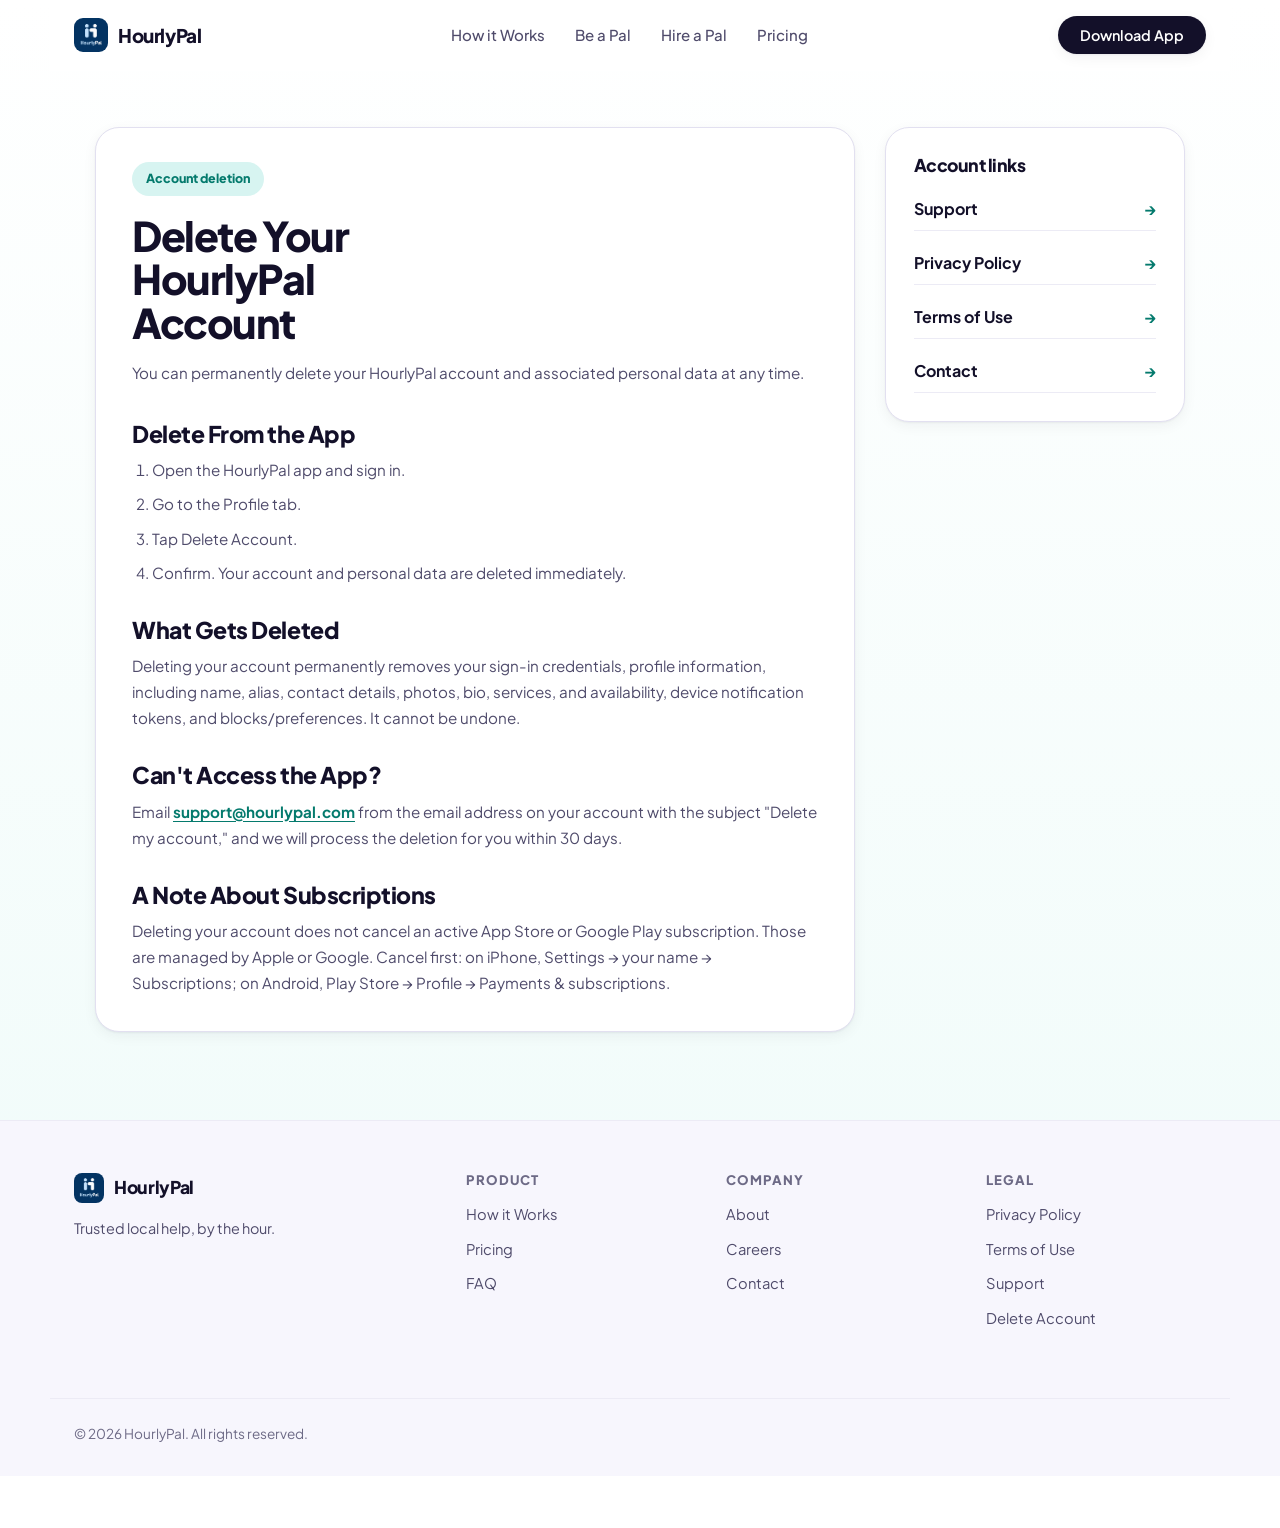
<file: delete-account/index.html>
<!DOCTYPE html>
<html lang="en">
<head>
  <meta charset="UTF-8">
  <meta name="viewport" content="width=device-width, initial-scale=1.0">
  <title>Delete Your HourlyPal Account</title>
  <meta http-equiv="refresh" content="0; url=../delete-account.html">
  <link rel="canonical" href="../delete-account.html">
</head>
<body>
  <p><a href="../delete-account.html">Delete Your HourlyPal Account</a></p>
</body>
</html>
</file>
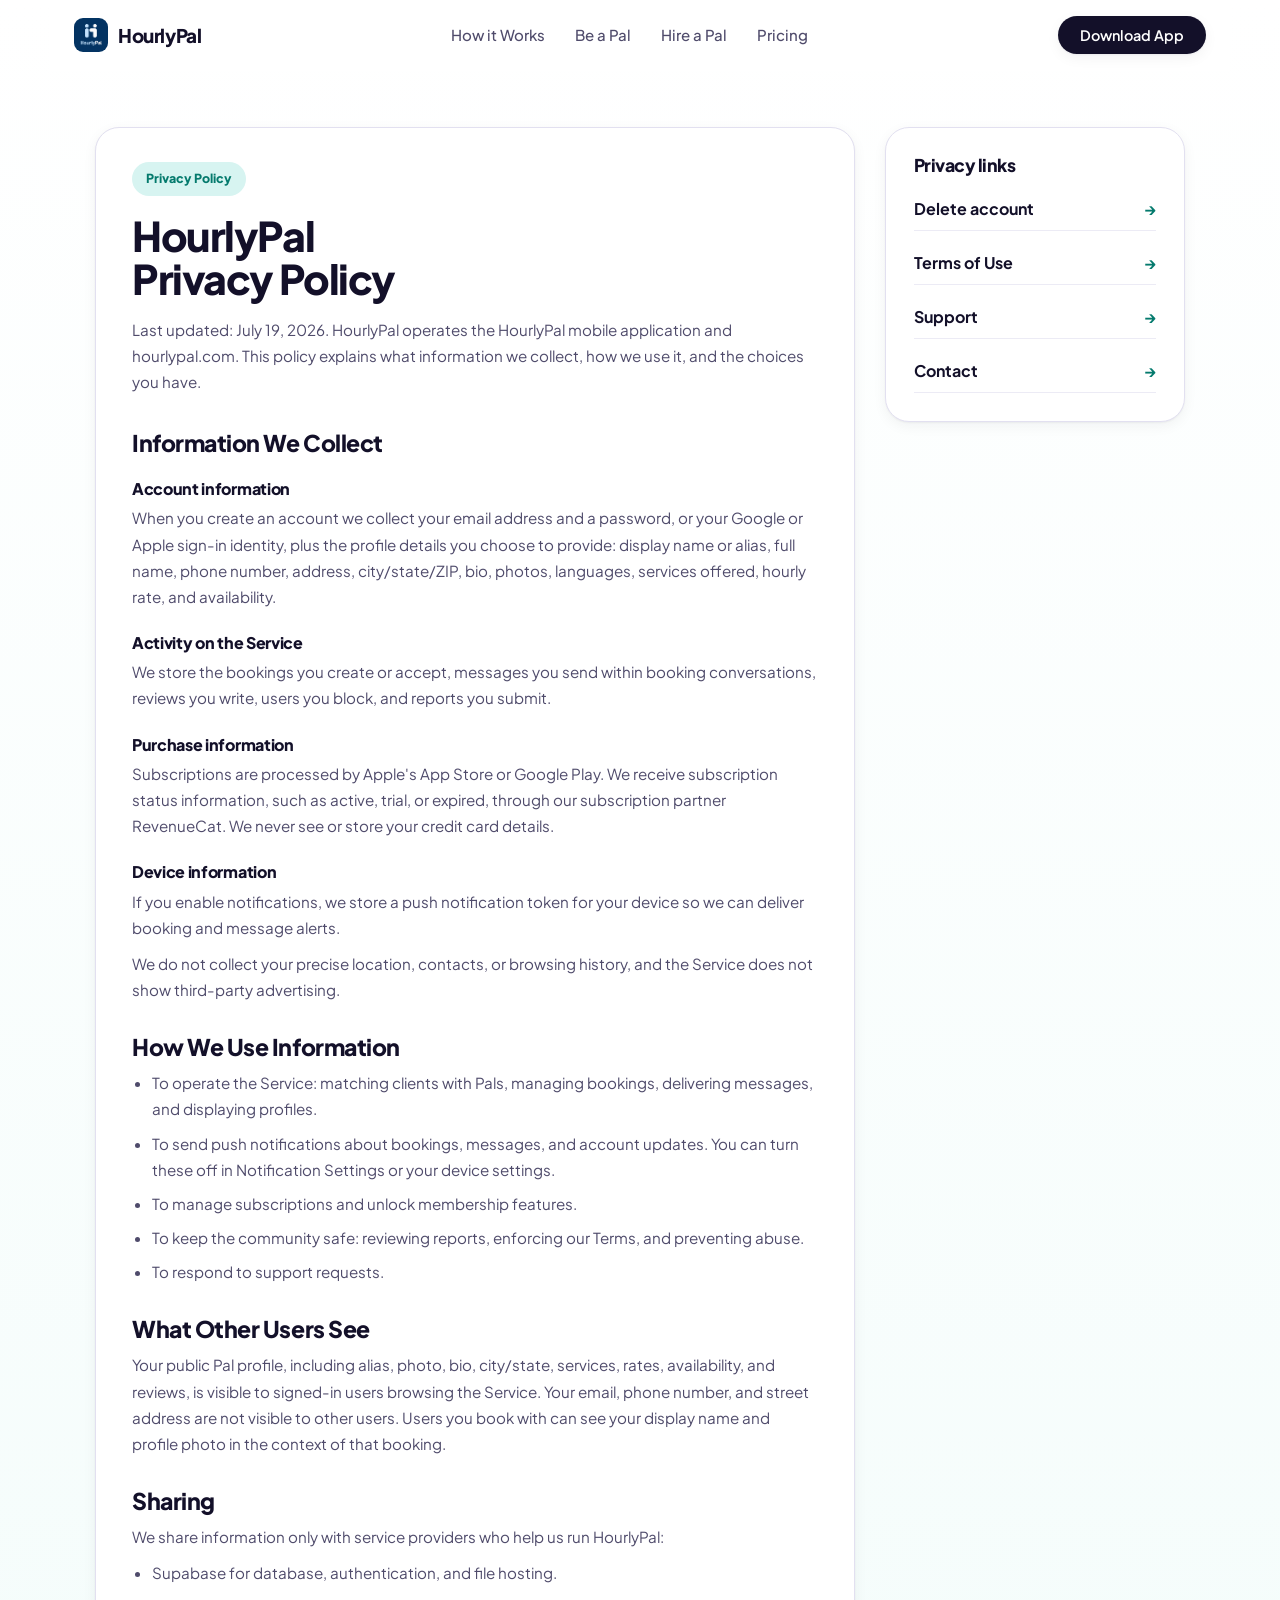
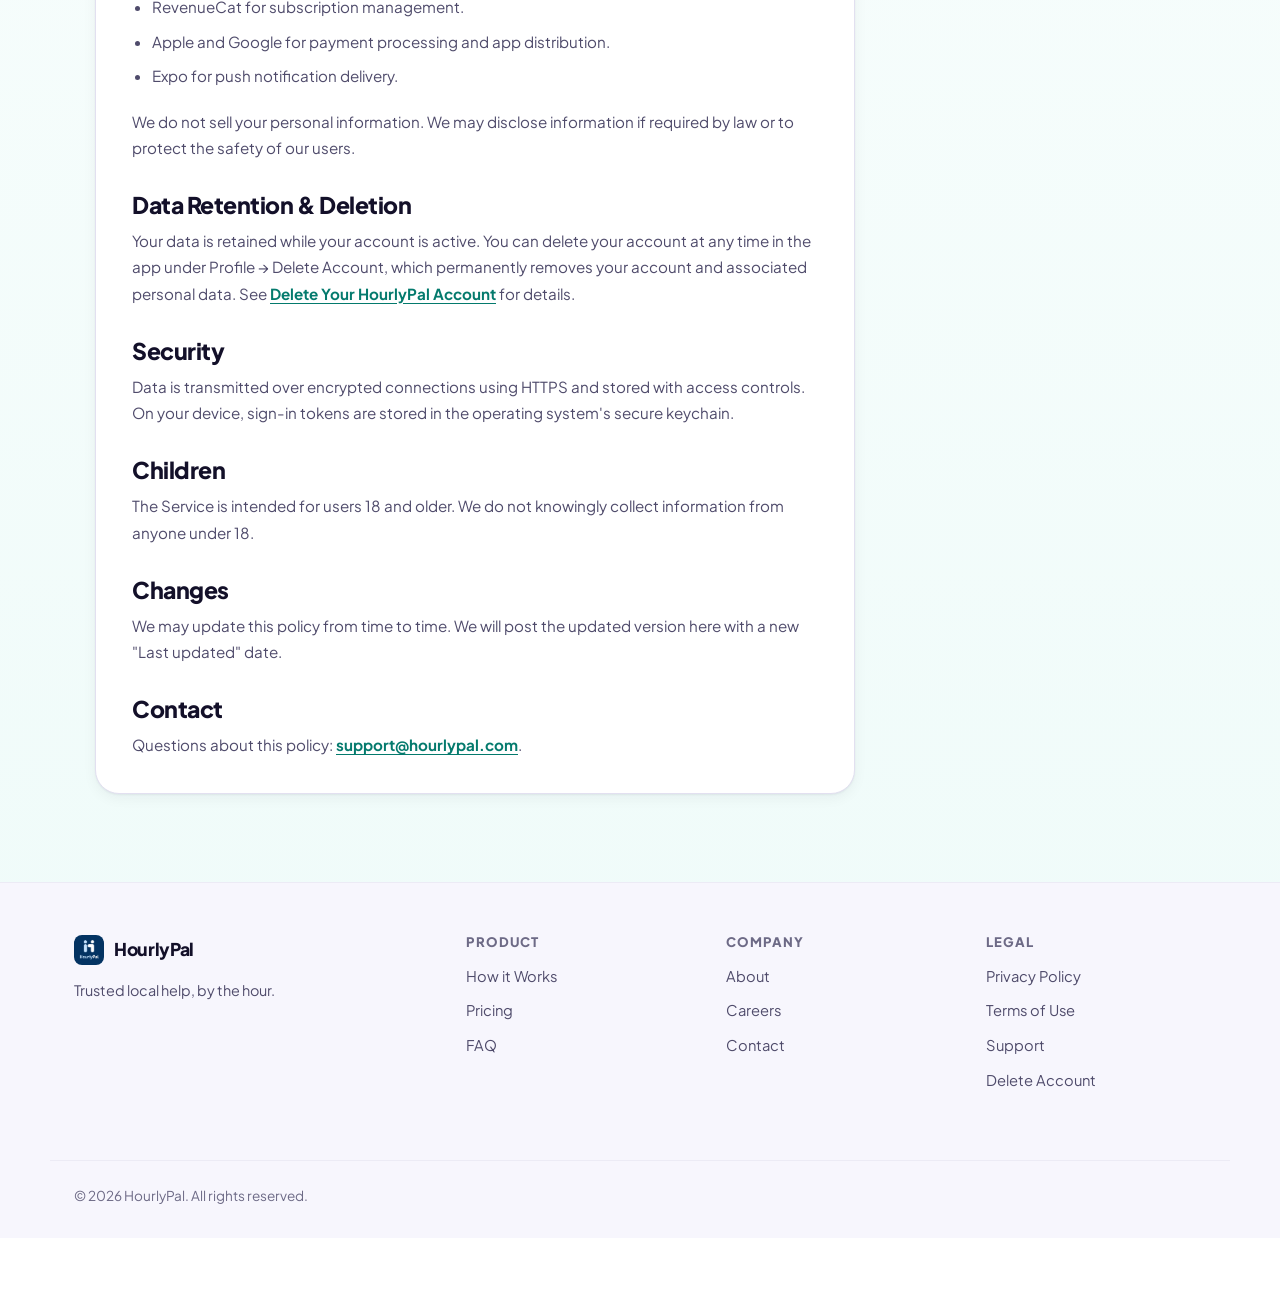
<file: privacy/index.html>
<!DOCTYPE html>
<html lang="en">
<head>
  <meta charset="UTF-8">
  <meta name="viewport" content="width=device-width, initial-scale=1.0">
  <title>HourlyPal Privacy Policy</title>
  <meta http-equiv="refresh" content="0; url=../privacy-policy.html">
  <link rel="canonical" href="../privacy-policy.html">
</head>
<body>
  <p><a href="../privacy-policy.html">Privacy Policy</a></p>
</body>
</html>
</file>
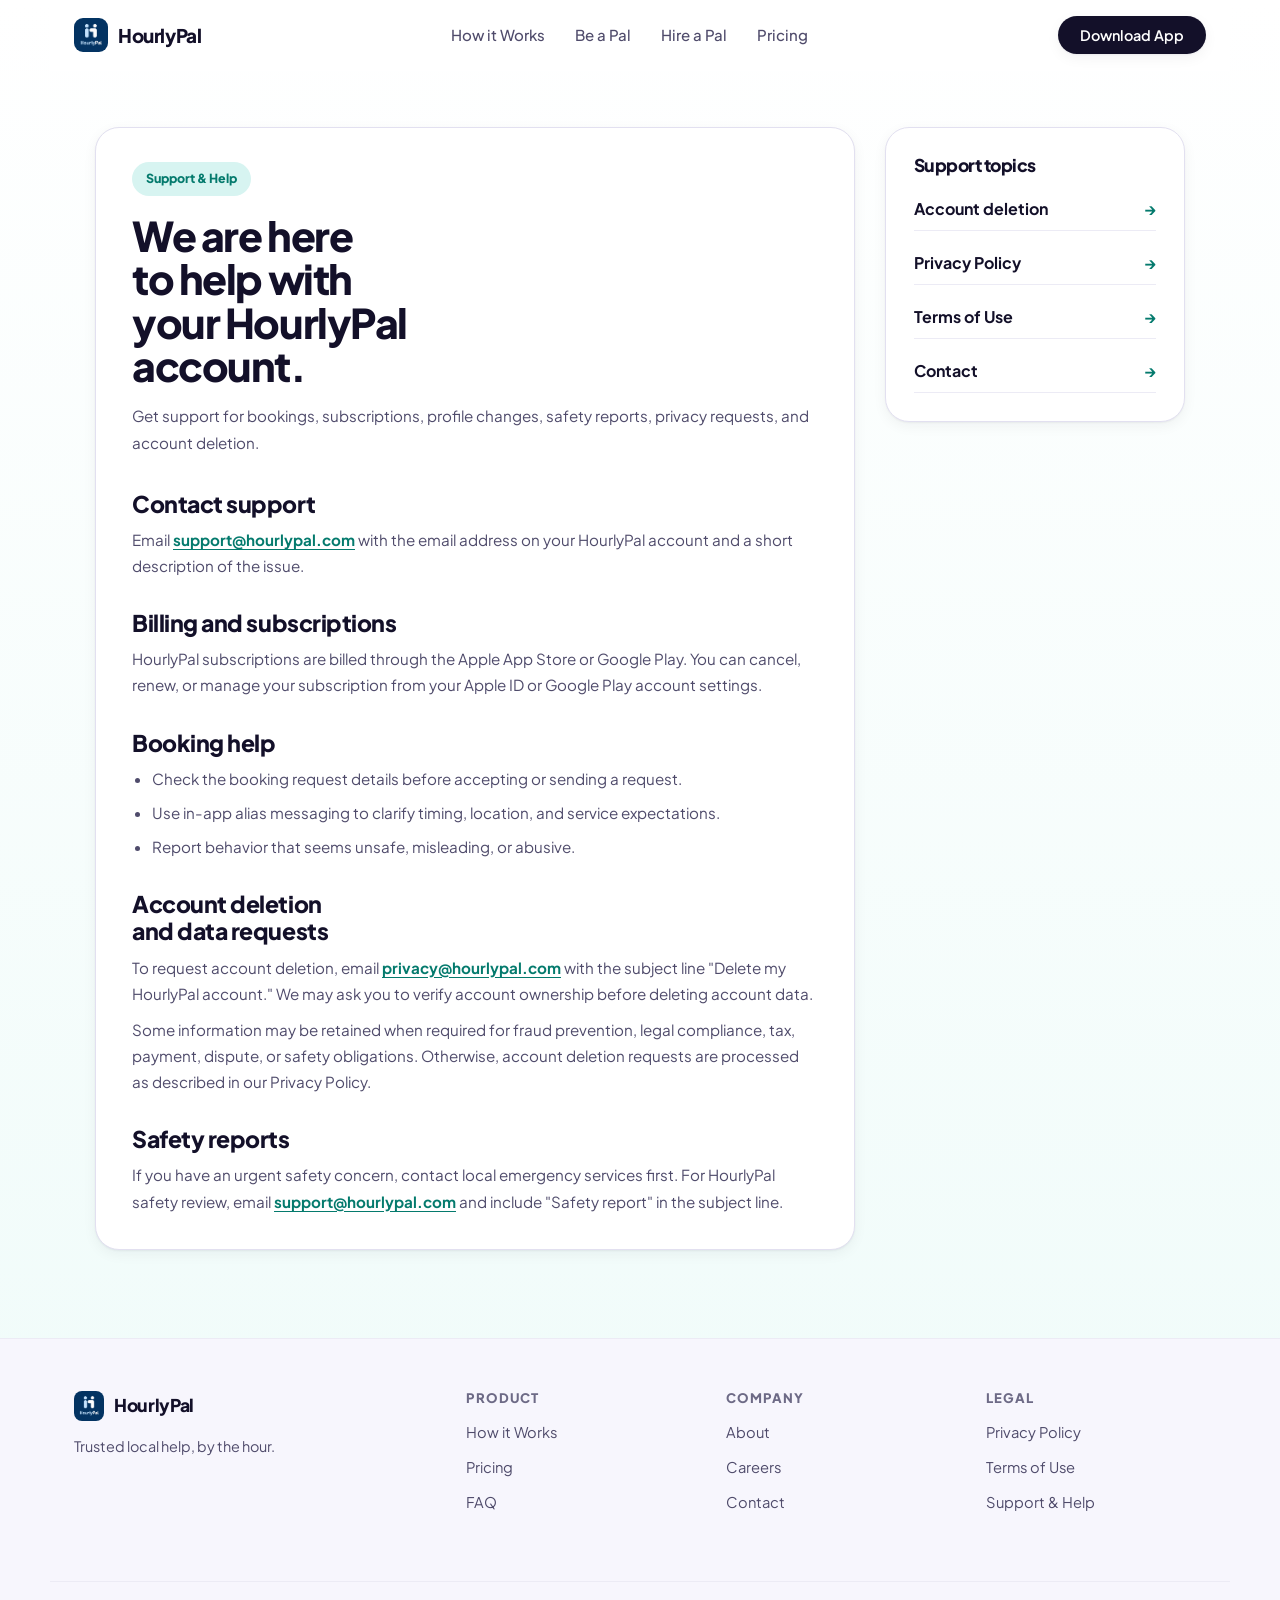
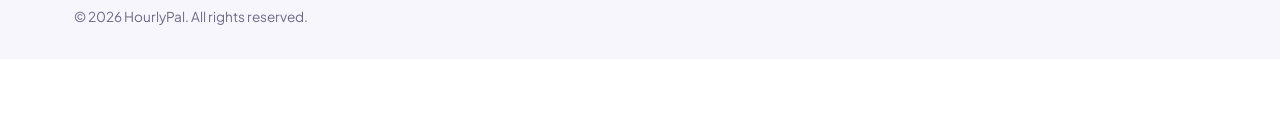
<file: support/index.html>
<!DOCTYPE html>
<html lang="en">
<head>
  <meta charset="UTF-8">
  <meta name="viewport" content="width=device-width, initial-scale=1.0">
  <title>HourlyPal Support</title>
  <meta http-equiv="refresh" content="0; url=../support.html">
  <link rel="canonical" href="../support.html">
</head>
<body>
  <p><a href="../support.html">Support</a></p>
</body>
</html>
</file>
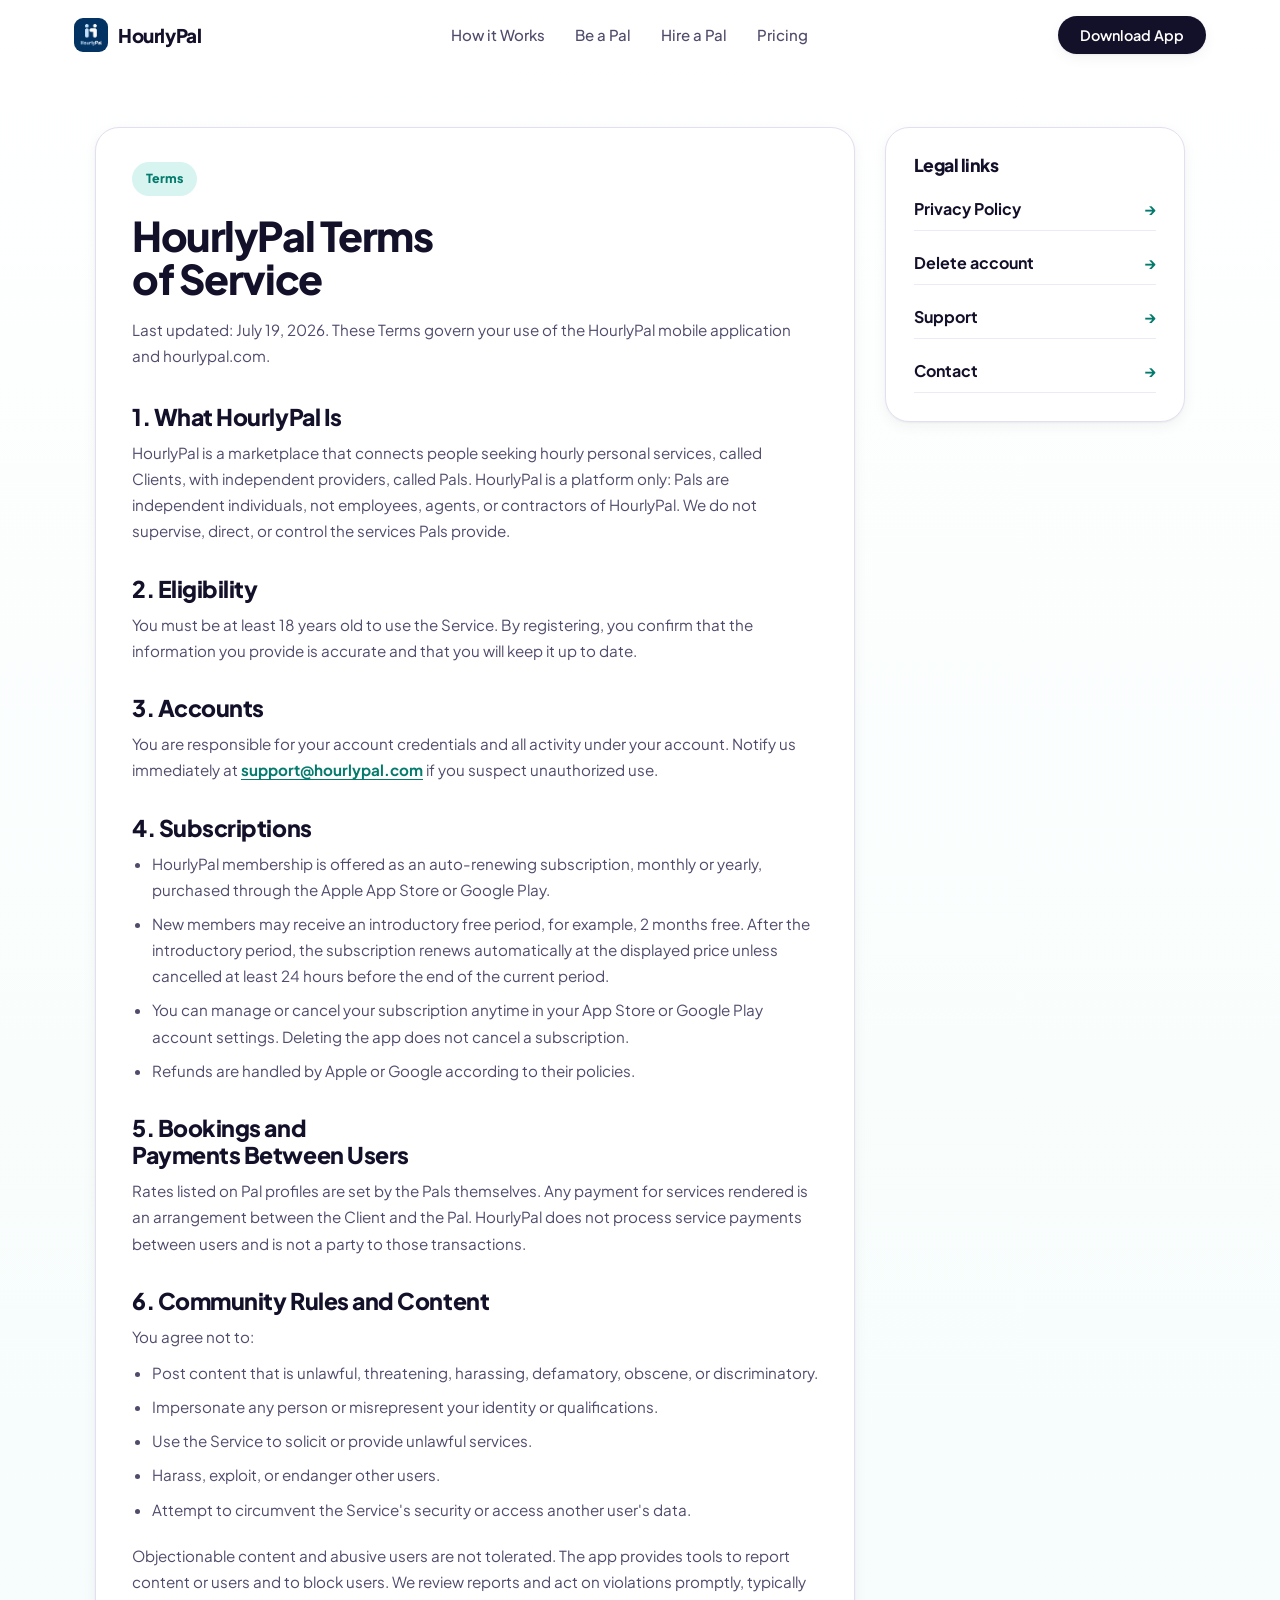
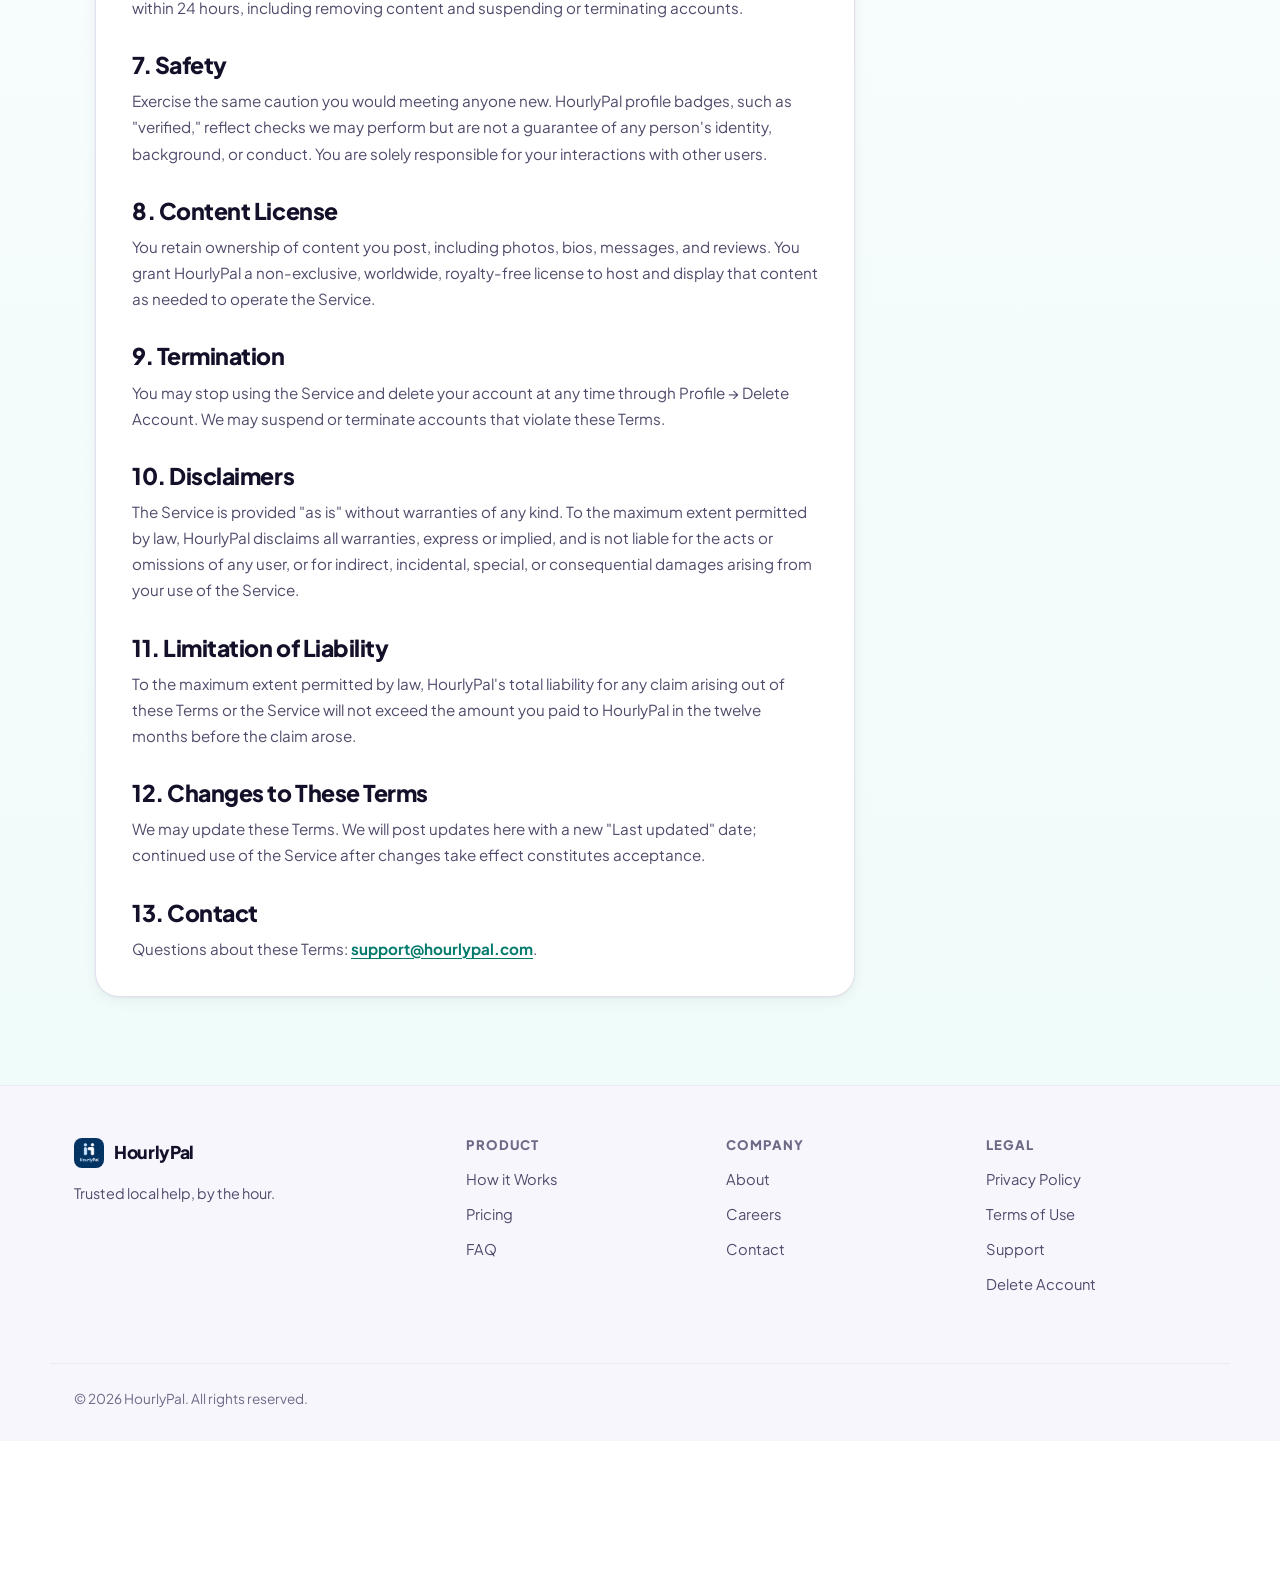
<file: terms/index.html>
<!DOCTYPE html>
<html lang="en">
<head>
  <meta charset="UTF-8">
  <meta name="viewport" content="width=device-width, initial-scale=1.0">
  <title>HourlyPal Terms of Service</title>
  <meta http-equiv="refresh" content="0; url=../terms-of-use.html">
  <link rel="canonical" href="../terms-of-use.html">
</head>
<body>
  <p><a href="../terms-of-use.html">Terms of Service</a></p>
</body>
</html>
</file>
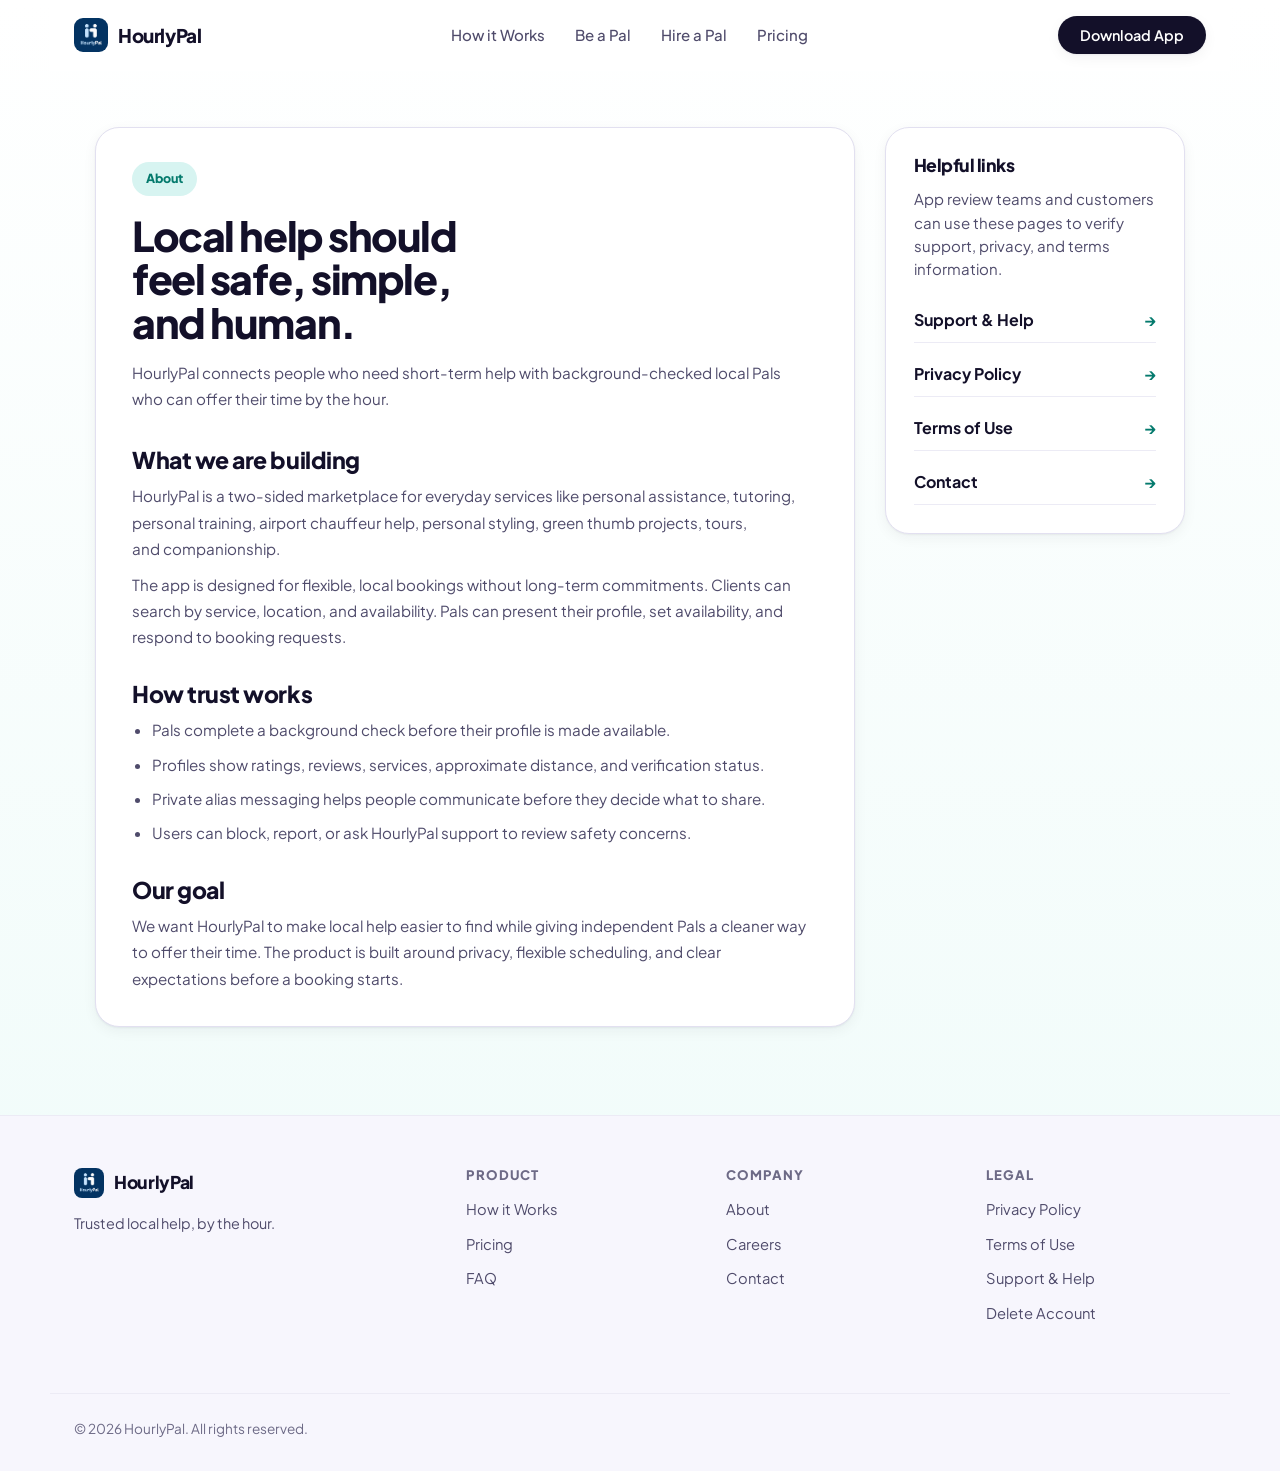
<file: about.html>
<!DOCTYPE html>
<html lang="en">
<head>
  <meta charset="UTF-8">
  <meta name="viewport" content="width=device-width, initial-scale=1.0">
  <title>About HourlyPal</title>
  <meta name="description" content="Learn about HourlyPal, the trusted local-help marketplace for hiring or becoming a Pal by the hour.">
  <link rel="preconnect" href="https://fonts.googleapis.com">
  <link rel="preconnect" href="https://fonts.gstatic.com" crossorigin>
  <link href="https://fonts.googleapis.com/css2?family=Plus+Jakarta+Sans:wght@400;500;600;700;800&display=swap" rel="stylesheet">
  <link rel="stylesheet" href="css/style.css">
</head>
<body class="simple-page">
  <a class="skip-link" href="#main">Skip to content</a>
  <header class="site-header">
    <nav class="nav container" aria-label="Primary">
      <a href="index.html#top" class="nav-logo">
        <img src="assets/logo.png" alt="HourlyPal" width="34" height="34">
        <span>HourlyPal</span>
      </a>
      <ul class="nav-links">
        <li><a href="index.html#how-it-works">How it Works</a></li>
        <li><a href="index.html#be-a-pal">Be a Pal</a></li>
        <li><a href="index.html#hire-a-pal">Hire a Pal</a></li>
        <li><a href="index.html#pricing">Pricing</a></li>
      </ul>
      <a href="index.html#download" class="btn btn-dark nav-cta">Download App</a>
    </nav>
  </header>

  <main id="main" class="simple-main">
    <div class="container simple-grid">
      <article class="simple-card">
        <div class="simple-hero">
          <span class="simple-kicker">About</span>
          <h1>Local help should feel safe, simple, and human.</h1>
          <p>HourlyPal connects people who need short-term help with background-checked local Pals who can offer their time by the hour.</p>
        </div>
        <h2>What we are building</h2>
        <p>HourlyPal is a two-sided marketplace for everyday services like personal assistance, tutoring, personal training, airport chauffeur help, personal styling, green thumb projects, tours, and companionship.</p>
        <p>The app is designed for flexible, local bookings without long-term commitments. Clients can search by service, location, and availability. Pals can present their profile, set availability, and respond to booking requests.</p>
        <h2>How trust works</h2>
        <ul>
          <li>Pals complete a background check before their profile is made available.</li>
          <li>Profiles show ratings, reviews, services, approximate distance, and verification status.</li>
          <li>Private alias messaging helps people communicate before they decide what to share.</li>
          <li>Users can block, report, or ask HourlyPal support to review safety concerns.</li>
        </ul>
        <h2>Our goal</h2>
        <p>We want HourlyPal to make local help easier to find while giving independent Pals a cleaner way to offer their time. The product is built around privacy, flexible scheduling, and clear expectations before a booking starts.</p>
      </article>

      <aside class="simple-aside" aria-label="Helpful links">
        <h2>Helpful links</h2>
        <p>App review teams and customers can use these pages to verify support, privacy, and terms information.</p>
        <div class="simple-link-list">
          <a href="support/">Support &amp; Help</a>
          <a href="privacy/">Privacy Policy</a>
          <a href="terms/">Terms of Use</a>
          <a href="contact.html">Contact</a>
        </div>
      </aside>
    </div>
  </main>
  <footer class="site-footer simple-footer">
    <div class="container footer-grid">
      <div class="footer-brand">
        <a href="index.html#top" class="nav-logo footer-logo">
          <img src="assets/logo.png" alt="HourlyPal" width="30" height="30">
          <span>HourlyPal</span>
        </a>
        <p>Trusted local help, by the hour.</p>
      </div>
      <div class="footer-col">
        <h4>Product</h4>
        <a href="index.html#how-it-works">How it Works</a>
        <a href="index.html#pricing">Pricing</a>
        <a href="index.html#faq">FAQ</a>
      </div>
      <div class="footer-col">
        <h4>Company</h4>
        <a href="about.html">About</a>
        <a href="careers.html">Careers</a>
        <a href="contact.html">Contact</a>
      </div>
      <div class="footer-col">
        <h4>Legal</h4>
        <a href="privacy/">Privacy Policy</a>
        <a href="terms/">Terms of Use</a>
        <a href="support/">Support &amp; Help</a>
        <a href="delete-account/">Delete Account</a>
      </div>
    </div>
    <div class="container footer-bottom">
      <p>&copy; 2026 HourlyPal. All rights reserved.</p>
    </div>
  </footer>
</body>
</html>
</file>
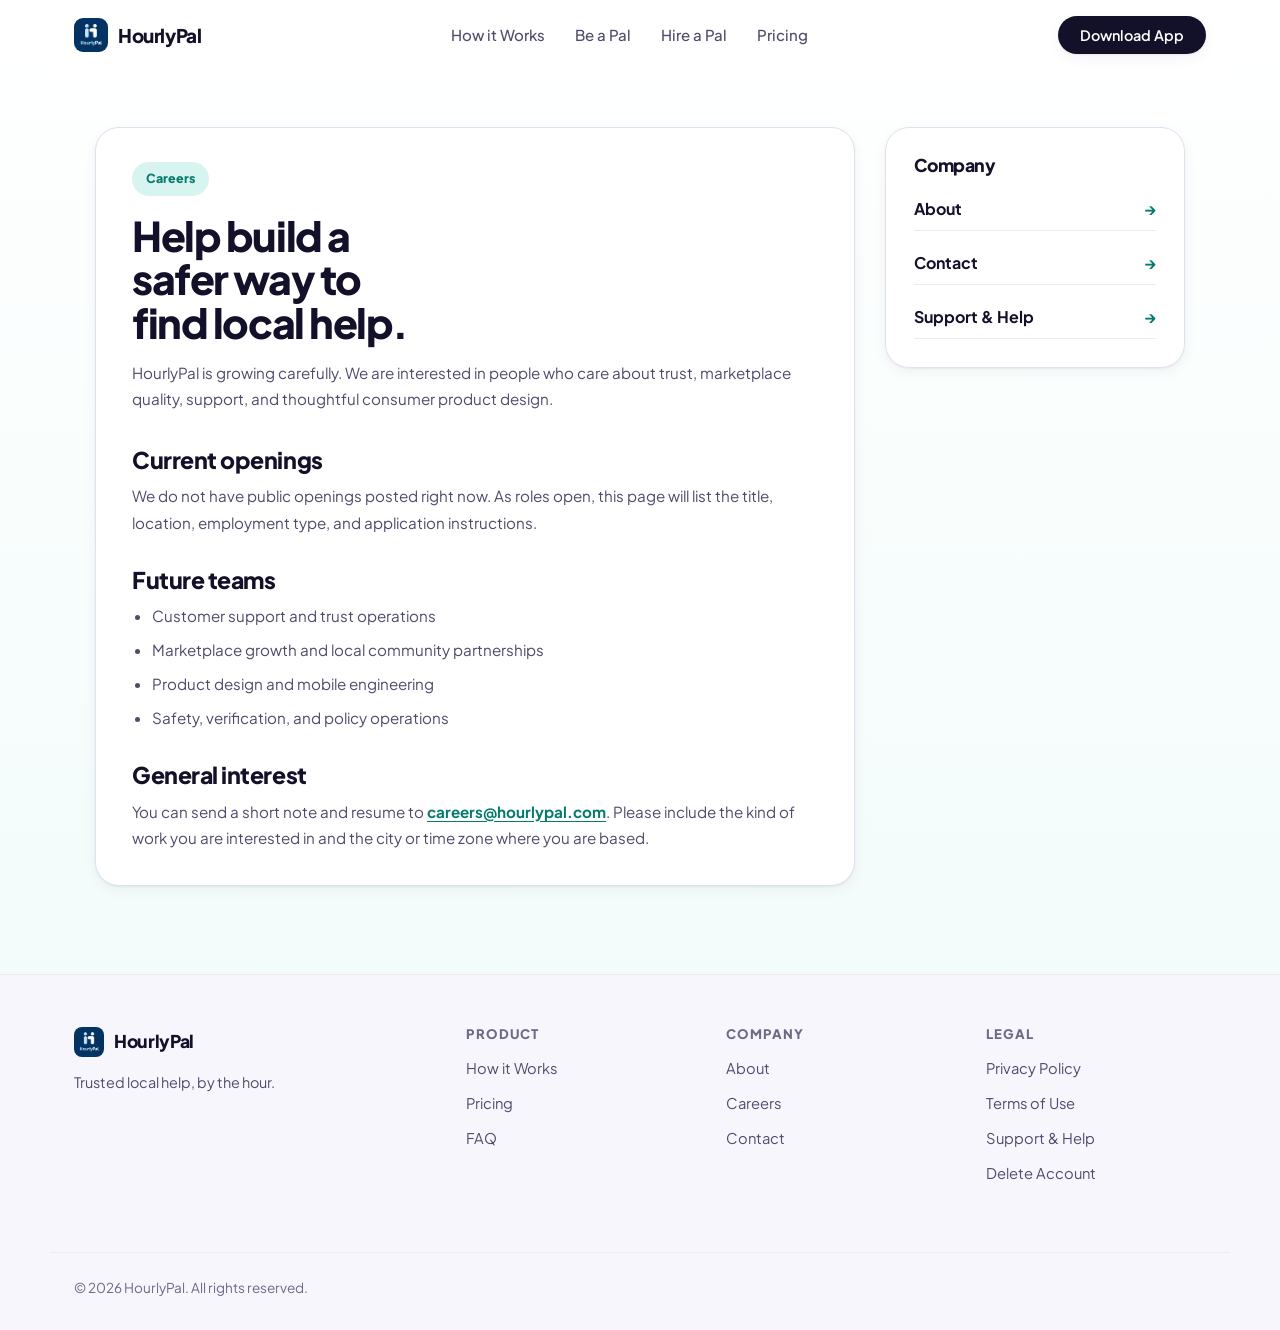
<file: careers.html>
<!DOCTYPE html>
<html lang="en">
<head>
  <meta charset="UTF-8">
  <meta name="viewport" content="width=device-width, initial-scale=1.0">
  <title>Careers at HourlyPal</title>
  <meta name="description" content="Careers at HourlyPal. Learn about future roles and how to contact the team.">
  <link rel="preconnect" href="https://fonts.googleapis.com">
  <link rel="preconnect" href="https://fonts.gstatic.com" crossorigin>
  <link href="https://fonts.googleapis.com/css2?family=Plus+Jakarta+Sans:wght@400;500;600;700;800&display=swap" rel="stylesheet">
  <link rel="stylesheet" href="css/style.css">
</head>
<body class="simple-page">
  <a class="skip-link" href="#main">Skip to content</a>
  <header class="site-header">
    <nav class="nav container" aria-label="Primary">
      <a href="index.html#top" class="nav-logo">
        <img src="assets/logo.png" alt="HourlyPal" width="34" height="34">
        <span>HourlyPal</span>
      </a>
      <ul class="nav-links">
        <li><a href="index.html#how-it-works">How it Works</a></li>
        <li><a href="index.html#be-a-pal">Be a Pal</a></li>
        <li><a href="index.html#hire-a-pal">Hire a Pal</a></li>
        <li><a href="index.html#pricing">Pricing</a></li>
      </ul>
      <a href="index.html#download" class="btn btn-dark nav-cta">Download App</a>
    </nav>
  </header>

  <main id="main" class="simple-main">
    <div class="container simple-grid">
      <article class="simple-card">
        <div class="simple-hero">
          <span class="simple-kicker">Careers</span>
          <h1>Help build a safer way to find local help.</h1>
          <p>HourlyPal is growing carefully. We are interested in people who care about trust, marketplace quality, support, and thoughtful consumer product design.</p>
        </div>
        <h2>Current openings</h2>
        <p>We do not have public openings posted right now. As roles open, this page will list the title, location, employment type, and application instructions.</p>
        <h2>Future teams</h2>
        <ul>
          <li>Customer support and trust operations</li>
          <li>Marketplace growth and local community partnerships</li>
          <li>Product design and mobile engineering</li>
          <li>Safety, verification, and policy operations</li>
        </ul>
        <h2>General interest</h2>
        <p>You can send a short note and resume to <a href="mailto:careers@hourlypal.com">careers@hourlypal.com</a>. Please include the kind of work you are interested in and the city or time zone where you are based.</p>
      </article>

      <aside class="simple-aside" aria-label="Company links">
        <h2>Company</h2>
        <div class="simple-link-list">
          <a href="about.html">About</a>
          <a href="contact.html">Contact</a>
          <a href="support/">Support &amp; Help</a>
        </div>
      </aside>
    </div>
  </main>
  <footer class="site-footer simple-footer">
    <div class="container footer-grid">
      <div class="footer-brand">
        <a href="index.html#top" class="nav-logo footer-logo">
          <img src="assets/logo.png" alt="HourlyPal" width="30" height="30">
          <span>HourlyPal</span>
        </a>
        <p>Trusted local help, by the hour.</p>
      </div>
      <div class="footer-col">
        <h4>Product</h4>
        <a href="index.html#how-it-works">How it Works</a>
        <a href="index.html#pricing">Pricing</a>
        <a href="index.html#faq">FAQ</a>
      </div>
      <div class="footer-col">
        <h4>Company</h4>
        <a href="about.html">About</a>
        <a href="careers.html">Careers</a>
        <a href="contact.html">Contact</a>
      </div>
      <div class="footer-col">
        <h4>Legal</h4>
        <a href="privacy/">Privacy Policy</a>
        <a href="terms/">Terms of Use</a>
        <a href="support/">Support &amp; Help</a>
        <a href="delete-account/">Delete Account</a>
      </div>
    </div>
    <div class="container footer-bottom">
      <p>&copy; 2026 HourlyPal. All rights reserved.</p>
    </div>
  </footer>
</body>
</html>
</file>
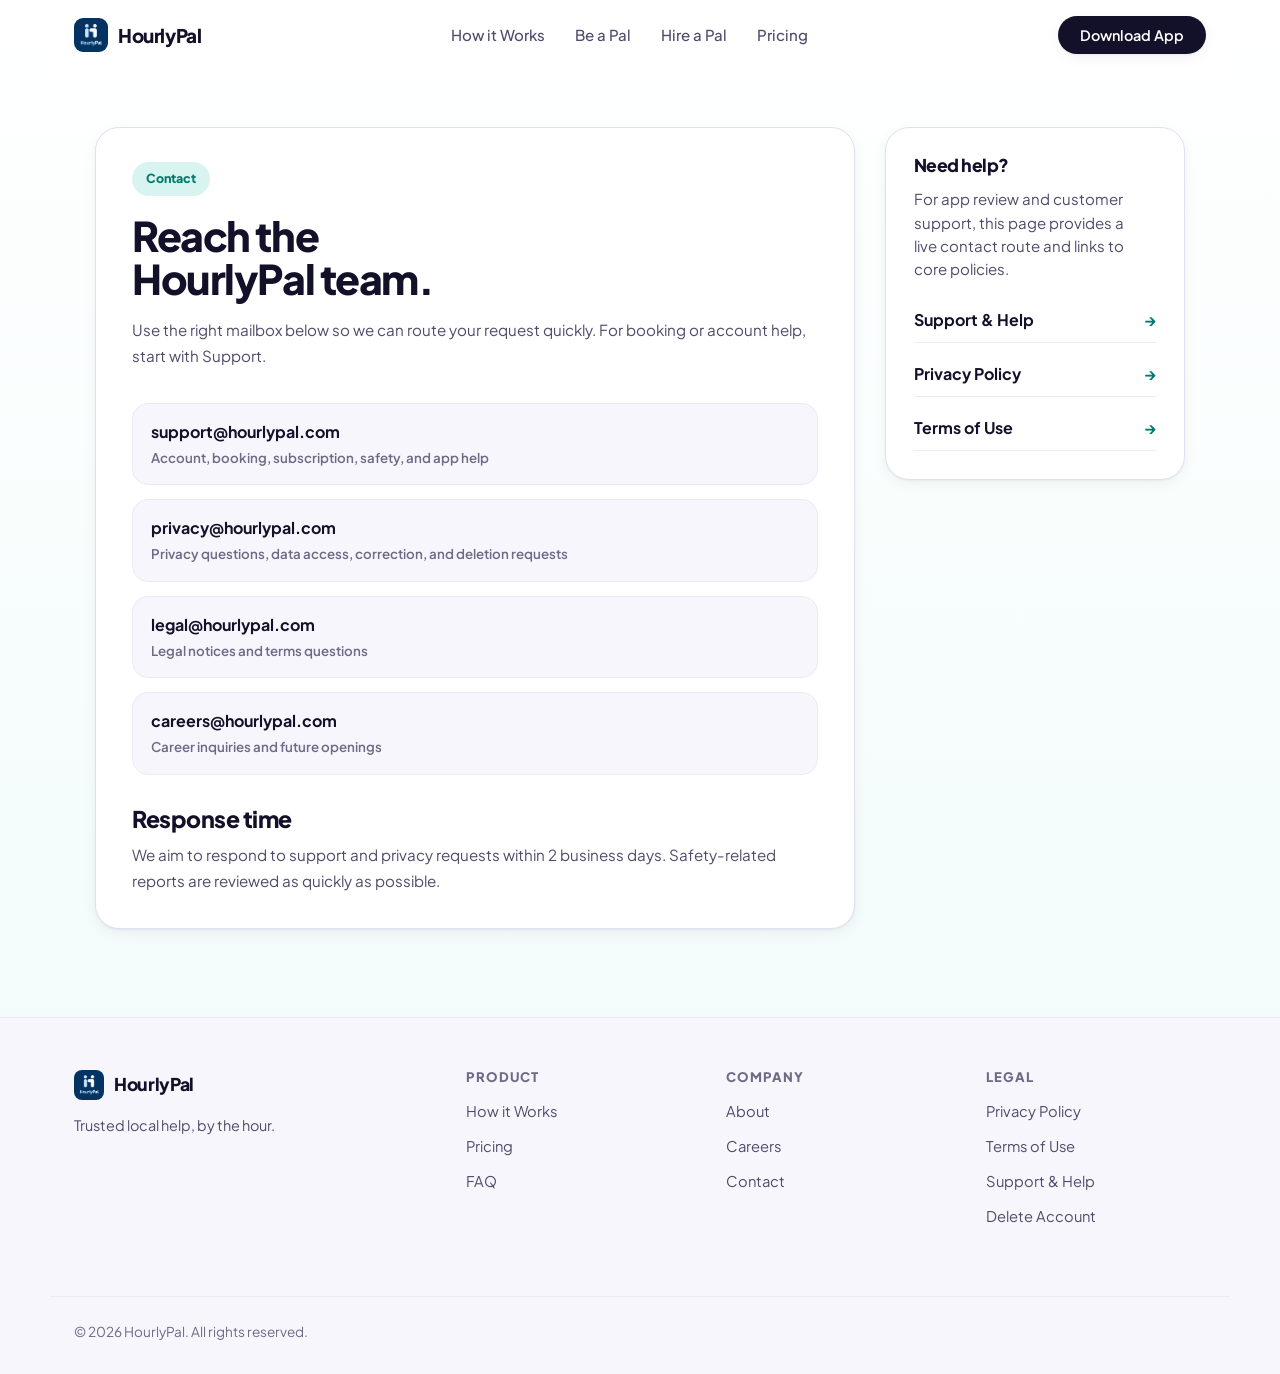
<file: contact.html>
<!DOCTYPE html>
<html lang="en">
<head>
  <meta charset="UTF-8">
  <meta name="viewport" content="width=device-width, initial-scale=1.0">
  <title>Contact HourlyPal</title>
  <meta name="description" content="Contact HourlyPal for support, privacy, legal, press, and careers questions.">
  <link rel="preconnect" href="https://fonts.googleapis.com">
  <link rel="preconnect" href="https://fonts.gstatic.com" crossorigin>
  <link href="https://fonts.googleapis.com/css2?family=Plus+Jakarta+Sans:wght@400;500;600;700;800&display=swap" rel="stylesheet">
  <link rel="stylesheet" href="css/style.css">
</head>
<body class="simple-page">
  <a class="skip-link" href="#main">Skip to content</a>
  <header class="site-header">
    <nav class="nav container" aria-label="Primary">
      <a href="index.html#top" class="nav-logo">
        <img src="assets/logo.png" alt="HourlyPal" width="34" height="34">
        <span>HourlyPal</span>
      </a>
      <ul class="nav-links">
        <li><a href="index.html#how-it-works">How it Works</a></li>
        <li><a href="index.html#be-a-pal">Be a Pal</a></li>
        <li><a href="index.html#hire-a-pal">Hire a Pal</a></li>
        <li><a href="index.html#pricing">Pricing</a></li>
      </ul>
      <a href="index.html#download" class="btn btn-dark nav-cta">Download App</a>
    </nav>
  </header>

  <main id="main" class="simple-main">
    <div class="container simple-grid">
      <article class="simple-card">
        <div class="simple-hero">
          <span class="simple-kicker">Contact</span>
          <h1>Reach the HourlyPal team.</h1>
          <p>Use the right mailbox below so we can route your request quickly. For booking or account help, start with Support.</p>
        </div>
        <div class="contact-list">
          <a href="mailto:support@hourlypal.com">support@hourlypal.com<small>Account, booking, subscription, safety, and app help</small></a>
          <a href="mailto:privacy@hourlypal.com">privacy@hourlypal.com<small>Privacy questions, data access, correction, and deletion requests</small></a>
          <a href="mailto:legal@hourlypal.com">legal@hourlypal.com<small>Legal notices and terms questions</small></a>
          <a href="mailto:careers@hourlypal.com">careers@hourlypal.com<small>Career inquiries and future openings</small></a>
        </div>
        <h2>Response time</h2>
        <p>We aim to respond to support and privacy requests within 2 business days. Safety-related reports are reviewed as quickly as possible.</p>
      </article>

      <aside class="simple-aside" aria-label="Support links">
        <h2>Need help?</h2>
        <p>For app review and customer support, this page provides a live contact route and links to core policies.</p>
        <div class="simple-link-list">
          <a href="support/">Support &amp; Help</a>
          <a href="privacy/">Privacy Policy</a>
          <a href="terms/">Terms of Use</a>
        </div>
      </aside>
    </div>
  </main>
  <footer class="site-footer simple-footer">
    <div class="container footer-grid">
      <div class="footer-brand">
        <a href="index.html#top" class="nav-logo footer-logo">
          <img src="assets/logo.png" alt="HourlyPal" width="30" height="30">
          <span>HourlyPal</span>
        </a>
        <p>Trusted local help, by the hour.</p>
      </div>
      <div class="footer-col">
        <h4>Product</h4>
        <a href="index.html#how-it-works">How it Works</a>
        <a href="index.html#pricing">Pricing</a>
        <a href="index.html#faq">FAQ</a>
      </div>
      <div class="footer-col">
        <h4>Company</h4>
        <a href="about.html">About</a>
        <a href="careers.html">Careers</a>
        <a href="contact.html">Contact</a>
      </div>
      <div class="footer-col">
        <h4>Legal</h4>
        <a href="privacy/">Privacy Policy</a>
        <a href="terms/">Terms of Use</a>
        <a href="support/">Support &amp; Help</a>
        <a href="delete-account/">Delete Account</a>
      </div>
    </div>
    <div class="container footer-bottom">
      <p>&copy; 2026 HourlyPal. All rights reserved.</p>
    </div>
  </footer>
</body>
</html>
</file>
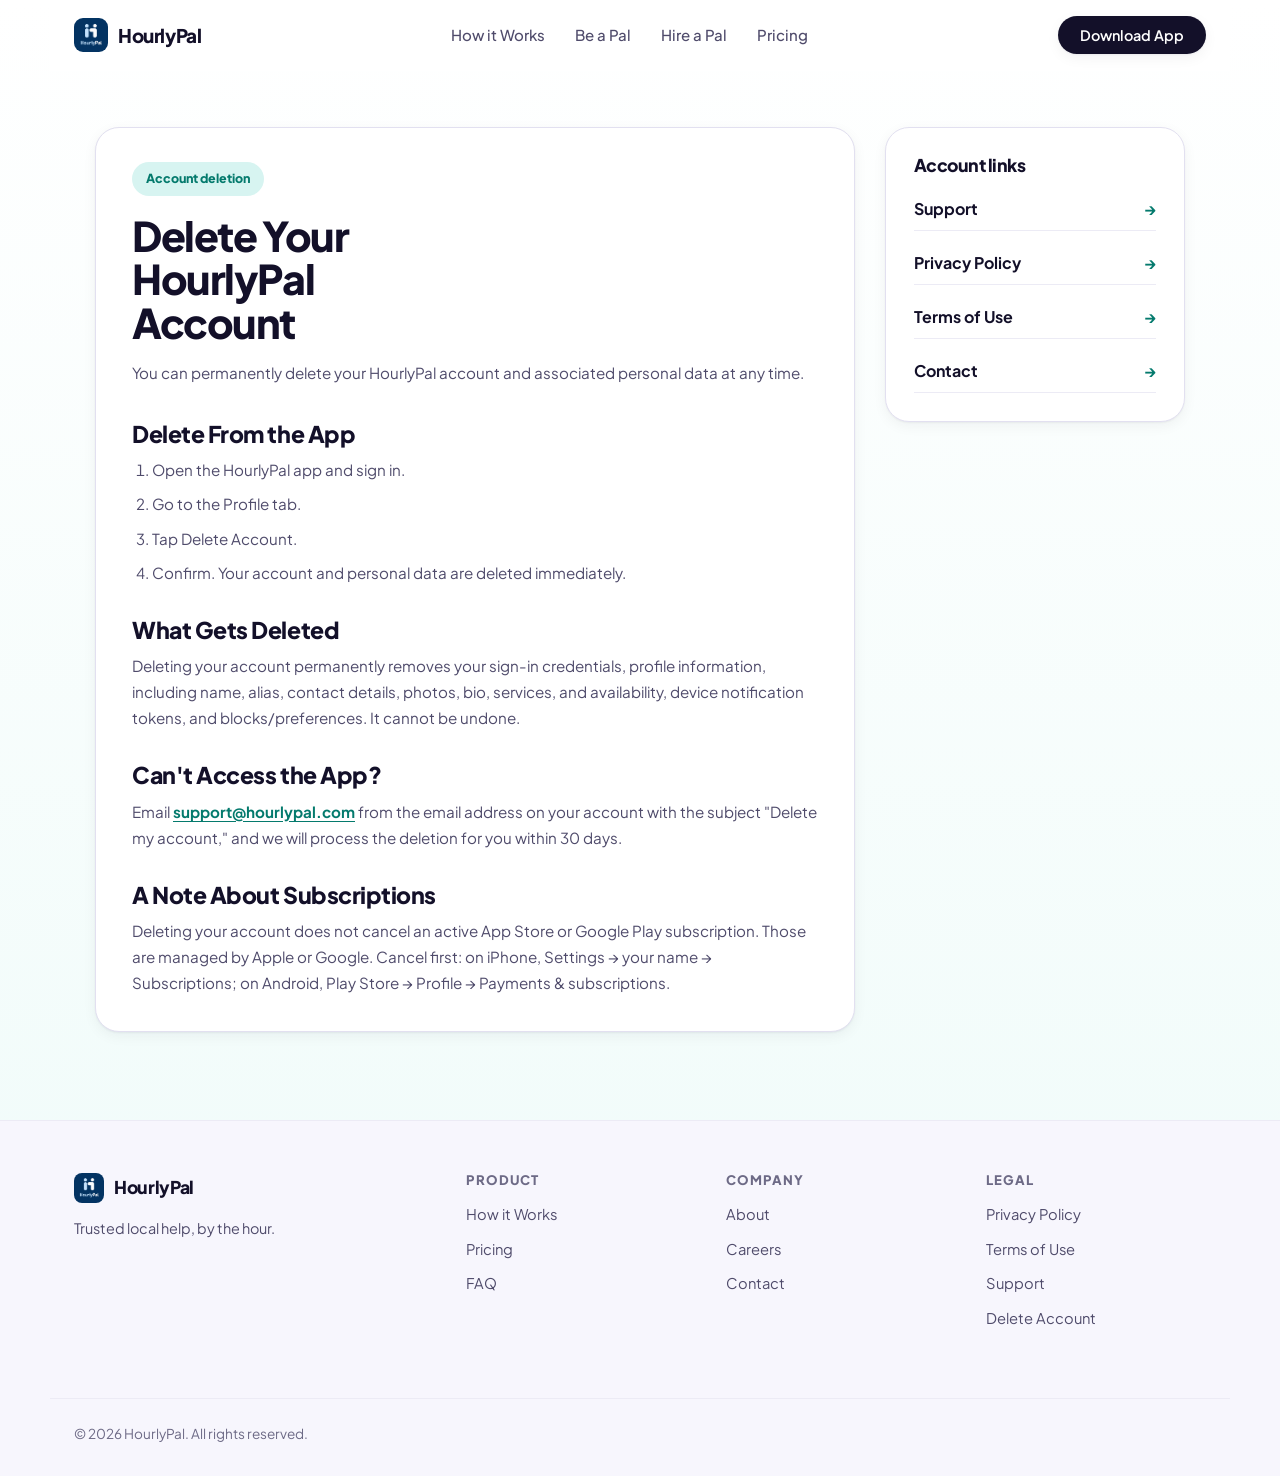
<file: delete-account.html>
<!DOCTYPE html>
<html lang="en">
<head>
  <meta charset="UTF-8">
  <meta name="viewport" content="width=device-width, initial-scale=1.0">
  <title>Delete Your HourlyPal Account</title>
  <meta name="description" content="How to permanently delete your HourlyPal account and associated personal data from the app or by contacting support.">
  <link rel="preconnect" href="https://fonts.googleapis.com">
  <link rel="preconnect" href="https://fonts.gstatic.com" crossorigin>
  <link href="https://fonts.googleapis.com/css2?family=Plus+Jakarta+Sans:wght@400;500;600;700;800&display=swap" rel="stylesheet">
  <link rel="stylesheet" href="css/style.css">
</head>
<body class="simple-page">
  <a class="skip-link" href="#main">Skip to content</a>
  <header class="site-header">
    <nav class="nav container" aria-label="Primary">
      <a href="index.html#top" class="nav-logo">
        <img src="assets/logo.png" alt="HourlyPal" width="34" height="34">
        <span>HourlyPal</span>
      </a>
      <ul class="nav-links">
        <li><a href="index.html#how-it-works">How it Works</a></li>
        <li><a href="index.html#be-a-pal">Be a Pal</a></li>
        <li><a href="index.html#hire-a-pal">Hire a Pal</a></li>
        <li><a href="index.html#pricing">Pricing</a></li>
      </ul>
      <a href="index.html#download" class="btn btn-dark nav-cta">Download App</a>
    </nav>
  </header>

  <main id="main" class="simple-main">
    <div class="container simple-grid">
      <article class="simple-card">
        <div class="simple-hero">
          <span class="simple-kicker">Account deletion</span>
          <h1>Delete Your HourlyPal Account</h1>
          <p>You can permanently delete your HourlyPal account and associated personal data at any time.</p>
        </div>
        <h2>Delete From the App</h2>
        <ol>
          <li>Open the HourlyPal app and sign in.</li>
          <li>Go to the Profile tab.</li>
          <li>Tap Delete Account.</li>
          <li>Confirm. Your account and personal data are deleted immediately.</li>
        </ol>
        <h2>What Gets Deleted</h2>
        <p>Deleting your account permanently removes your sign-in credentials, profile information, including name, alias, contact details, photos, bio, services, and availability, device notification tokens, and blocks/preferences. It cannot be undone.</p>
        <h2>Can't Access the App?</h2>
        <p>Email <a href="mailto:support@hourlypal.com">support@hourlypal.com</a> from the email address on your account with the subject "Delete my account," and we will process the deletion for you within 30 days.</p>
        <h2>A Note About Subscriptions</h2>
        <p>Deleting your account does not cancel an active App Store or Google Play subscription. Those are managed by Apple or Google. Cancel first: on iPhone, Settings &rarr; your name &rarr; Subscriptions; on Android, Play Store &rarr; Profile &rarr; Payments &amp; subscriptions.</p>
      </article>

      <aside class="simple-aside" aria-label="Account links">
        <h2>Account links</h2>
        <div class="simple-link-list">
          <a href="support/">Support</a>
          <a href="privacy/">Privacy Policy</a>
          <a href="terms/">Terms of Use</a>
          <a href="contact.html">Contact</a>
        </div>
      </aside>
    </div>
  </main>
  <footer class="site-footer simple-footer">
    <div class="container footer-grid">
      <div class="footer-brand">
        <a href="index.html#top" class="nav-logo footer-logo">
          <img src="assets/logo.png" alt="HourlyPal" width="30" height="30">
          <span>HourlyPal</span>
        </a>
        <p>Trusted local help, by the hour.</p>
      </div>
      <div class="footer-col">
        <h4>Product</h4>
        <a href="index.html#how-it-works">How it Works</a>
        <a href="index.html#pricing">Pricing</a>
        <a href="index.html#faq">FAQ</a>
      </div>
      <div class="footer-col">
        <h4>Company</h4>
        <a href="about.html">About</a>
        <a href="careers.html">Careers</a>
        <a href="contact.html">Contact</a>
      </div>
      <div class="footer-col">
        <h4>Legal</h4>
        <a href="privacy/">Privacy Policy</a>
        <a href="terms/">Terms of Use</a>
        <a href="support/">Support</a>
        <a href="delete-account/">Delete Account</a>
      </div>
    </div>
    <div class="container footer-bottom">
      <p>&copy; 2026 HourlyPal. All rights reserved.</p>
    </div>
  </footer>
</body>
</html>
</file>
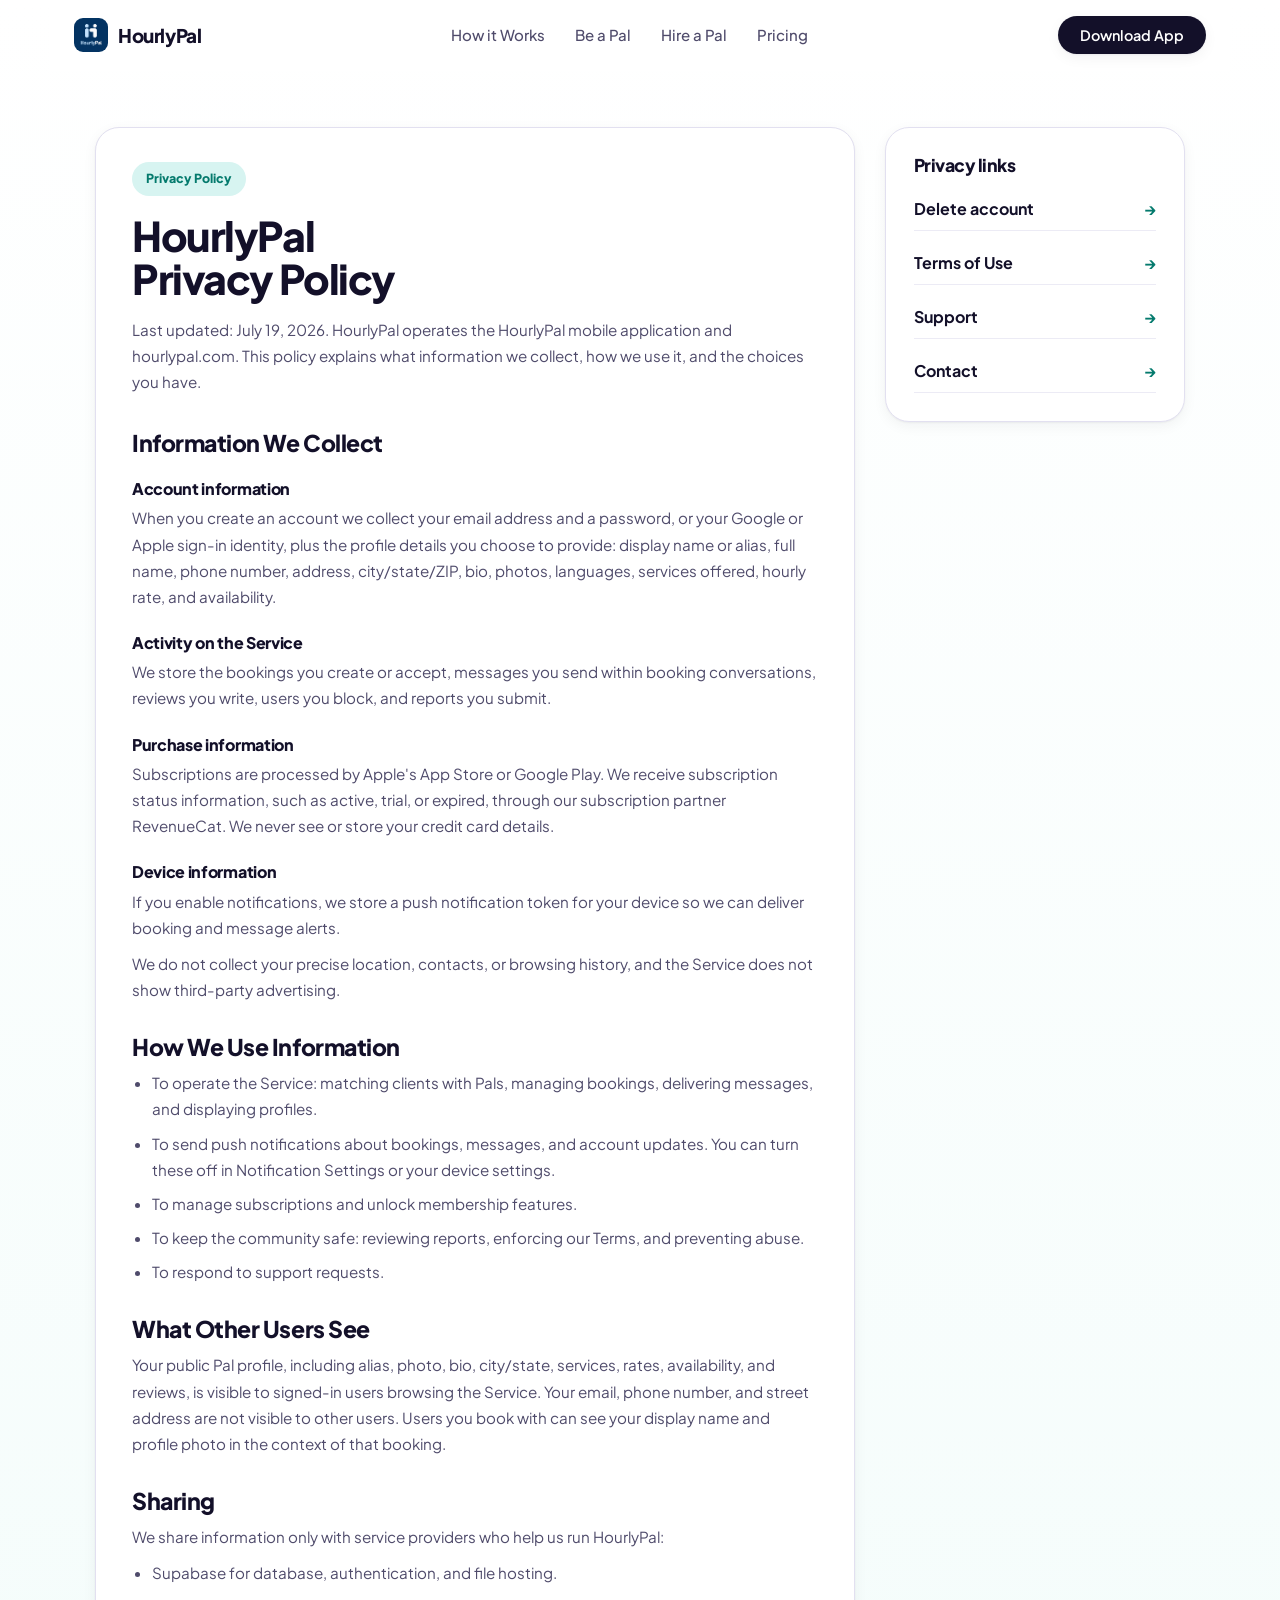
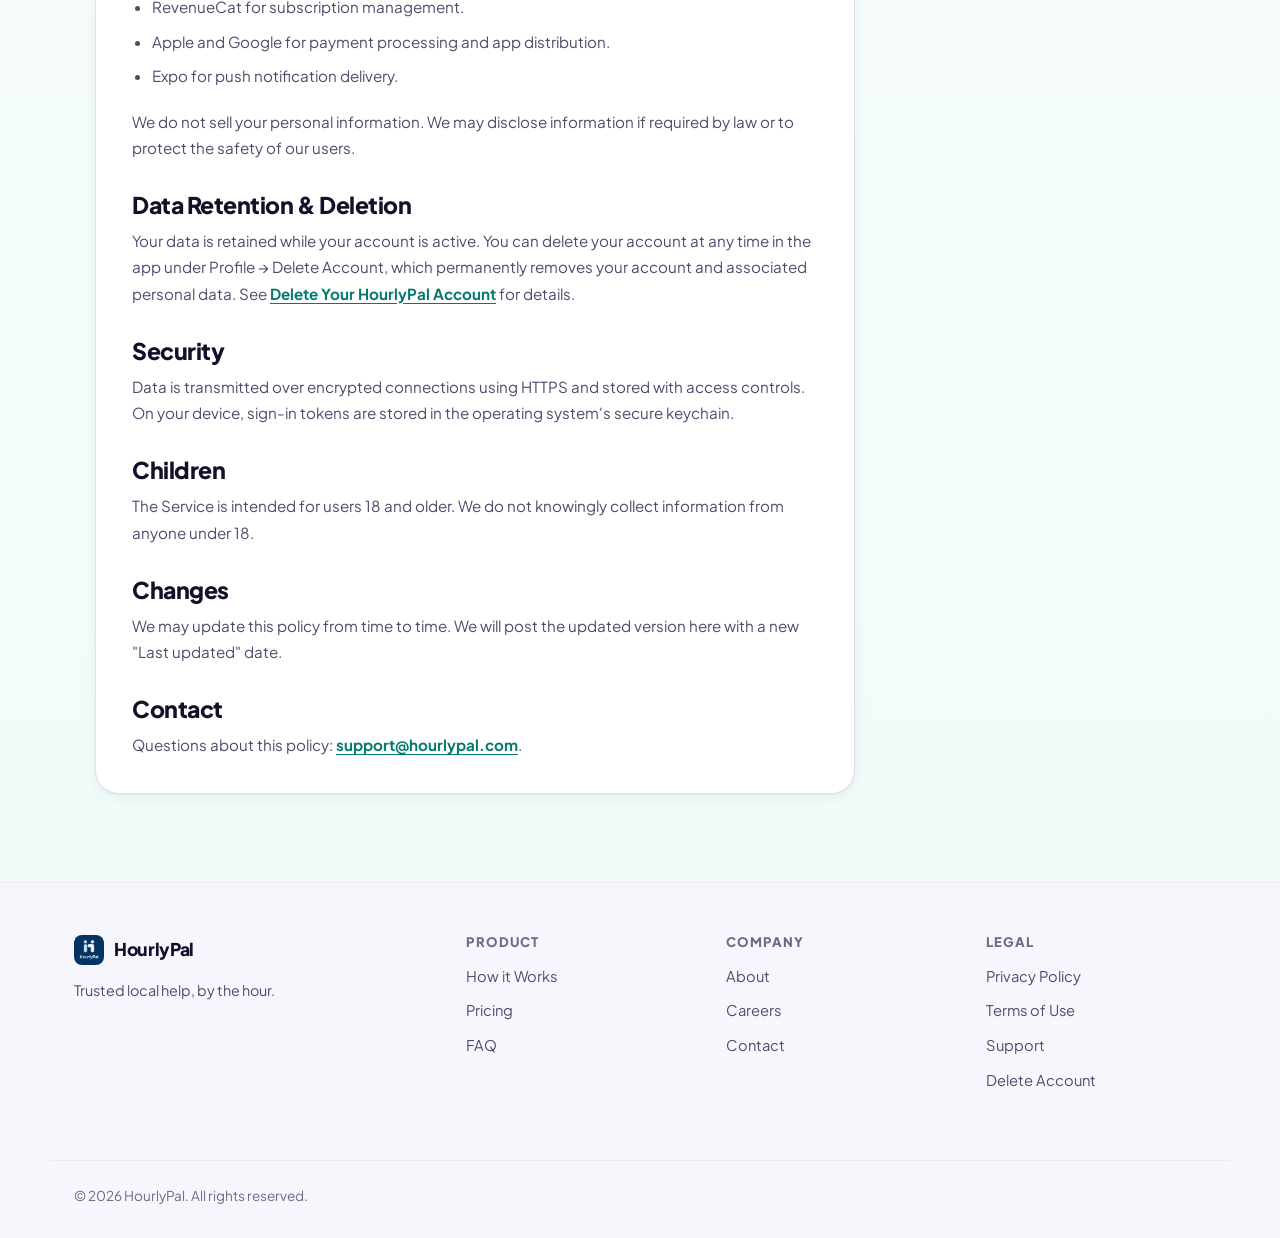
<file: privacy-policy.html>
<!DOCTYPE html>
<html lang="en">
<head>
  <meta charset="UTF-8">
  <meta name="viewport" content="width=device-width, initial-scale=1.0">
  <title>HourlyPal Privacy Policy</title>
  <meta name="description" content="HourlyPal Privacy Policy covering account information, service activity, purchases, device information, sharing, retention, and deletion.">
  <link rel="preconnect" href="https://fonts.googleapis.com">
  <link rel="preconnect" href="https://fonts.gstatic.com" crossorigin>
  <link href="https://fonts.googleapis.com/css2?family=Plus+Jakarta+Sans:wght@400;500;600;700;800&display=swap" rel="stylesheet">
  <link rel="stylesheet" href="css/style.css">
</head>
<body class="simple-page">
  <a class="skip-link" href="#main">Skip to content</a>
  <header class="site-header">
    <nav class="nav container" aria-label="Primary">
      <a href="index.html#top" class="nav-logo">
        <img src="assets/logo.png" alt="HourlyPal" width="34" height="34">
        <span>HourlyPal</span>
      </a>
      <ul class="nav-links">
        <li><a href="index.html#how-it-works">How it Works</a></li>
        <li><a href="index.html#be-a-pal">Be a Pal</a></li>
        <li><a href="index.html#hire-a-pal">Hire a Pal</a></li>
        <li><a href="index.html#pricing">Pricing</a></li>
      </ul>
      <a href="index.html#download" class="btn btn-dark nav-cta">Download App</a>
    </nav>
  </header>

  <main id="main" class="simple-main">
    <div class="container simple-grid">
      <article class="simple-card">
        <div class="simple-hero">
          <span class="simple-kicker">Privacy Policy</span>
          <h1>HourlyPal Privacy Policy</h1>
          <p>Last updated: July 19, 2026. HourlyPal operates the HourlyPal mobile application and hourlypal.com. This policy explains what information we collect, how we use it, and the choices you have.</p>
        </div>
        <h2>Information We Collect</h2>
        <h3>Account information</h3>
        <p>When you create an account we collect your email address and a password, or your Google or Apple sign-in identity, plus the profile details you choose to provide: display name or alias, full name, phone number, address, city/state/ZIP, bio, photos, languages, services offered, hourly rate, and availability.</p>
        <h3>Activity on the Service</h3>
        <p>We store the bookings you create or accept, messages you send within booking conversations, reviews you write, users you block, and reports you submit.</p>
        <h3>Purchase information</h3>
        <p>Subscriptions are processed by Apple's App Store or Google Play. We receive subscription status information, such as active, trial, or expired, through our subscription partner RevenueCat. We never see or store your credit card details.</p>
        <h3>Device information</h3>
        <p>If you enable notifications, we store a push notification token for your device so we can deliver booking and message alerts.</p>
        <p>We do not collect your precise location, contacts, or browsing history, and the Service does not show third-party advertising.</p>
        <h2>How We Use Information</h2>
        <ul>
          <li>To operate the Service: matching clients with Pals, managing bookings, delivering messages, and displaying profiles.</li>
          <li>To send push notifications about bookings, messages, and account updates. You can turn these off in Notification Settings or your device settings.</li>
          <li>To manage subscriptions and unlock membership features.</li>
          <li>To keep the community safe: reviewing reports, enforcing our Terms, and preventing abuse.</li>
          <li>To respond to support requests.</li>
        </ul>
        <h2>What Other Users See</h2>
        <p>Your public Pal profile, including alias, photo, bio, city/state, services, rates, availability, and reviews, is visible to signed-in users browsing the Service. Your email, phone number, and street address are not visible to other users. Users you book with can see your display name and profile photo in the context of that booking.</p>
        <h2>Sharing</h2>
        <p>We share information only with service providers who help us run HourlyPal:</p>
        <ul>
          <li>Supabase for database, authentication, and file hosting.</li>
          <li>RevenueCat for subscription management.</li>
          <li>Apple and Google for payment processing and app distribution.</li>
          <li>Expo for push notification delivery.</li>
        </ul>
        <p>We do not sell your personal information. We may disclose information if required by law or to protect the safety of our users.</p>
        <h2>Data Retention &amp; Deletion</h2>
        <p>Your data is retained while your account is active. You can delete your account at any time in the app under Profile &rarr; Delete Account, which permanently removes your account and associated personal data. See <a href="delete-account/">Delete Your HourlyPal Account</a> for details.</p>
        <h2>Security</h2>
        <p>Data is transmitted over encrypted connections using HTTPS and stored with access controls. On your device, sign-in tokens are stored in the operating system's secure keychain.</p>
        <h2>Children</h2>
        <p>The Service is intended for users 18 and older. We do not knowingly collect information from anyone under 18.</p>
        <h2>Changes</h2>
        <p>We may update this policy from time to time. We will post the updated version here with a new "Last updated" date.</p>
        <h2>Contact</h2>
        <p>Questions about this policy: <a href="mailto:support@hourlypal.com">support@hourlypal.com</a>.</p>
      </article>

      <aside class="simple-aside" aria-label="Privacy links">
        <h2>Privacy links</h2>
        <div class="simple-link-list">
          <a href="delete-account/">Delete account</a>
          <a href="terms/">Terms of Use</a>
          <a href="support/">Support</a>
          <a href="contact.html">Contact</a>
        </div>
      </aside>
    </div>
  </main>
  <footer class="site-footer simple-footer">
    <div class="container footer-grid">
      <div class="footer-brand">
        <a href="index.html#top" class="nav-logo footer-logo">
          <img src="assets/logo.png" alt="HourlyPal" width="30" height="30">
          <span>HourlyPal</span>
        </a>
        <p>Trusted local help, by the hour.</p>
      </div>
      <div class="footer-col">
        <h4>Product</h4>
        <a href="index.html#how-it-works">How it Works</a>
        <a href="index.html#pricing">Pricing</a>
        <a href="index.html#faq">FAQ</a>
      </div>
      <div class="footer-col">
        <h4>Company</h4>
        <a href="about.html">About</a>
        <a href="careers.html">Careers</a>
        <a href="contact.html">Contact</a>
      </div>
      <div class="footer-col">
        <h4>Legal</h4>
        <a href="privacy/">Privacy Policy</a>
        <a href="terms/">Terms of Use</a>
        <a href="support/">Support</a>
        <a href="delete-account/">Delete Account</a>
      </div>
    </div>
    <div class="container footer-bottom">
      <p>&copy; 2026 HourlyPal. All rights reserved.</p>
    </div>
  </footer>
</body>
</html>
</file>
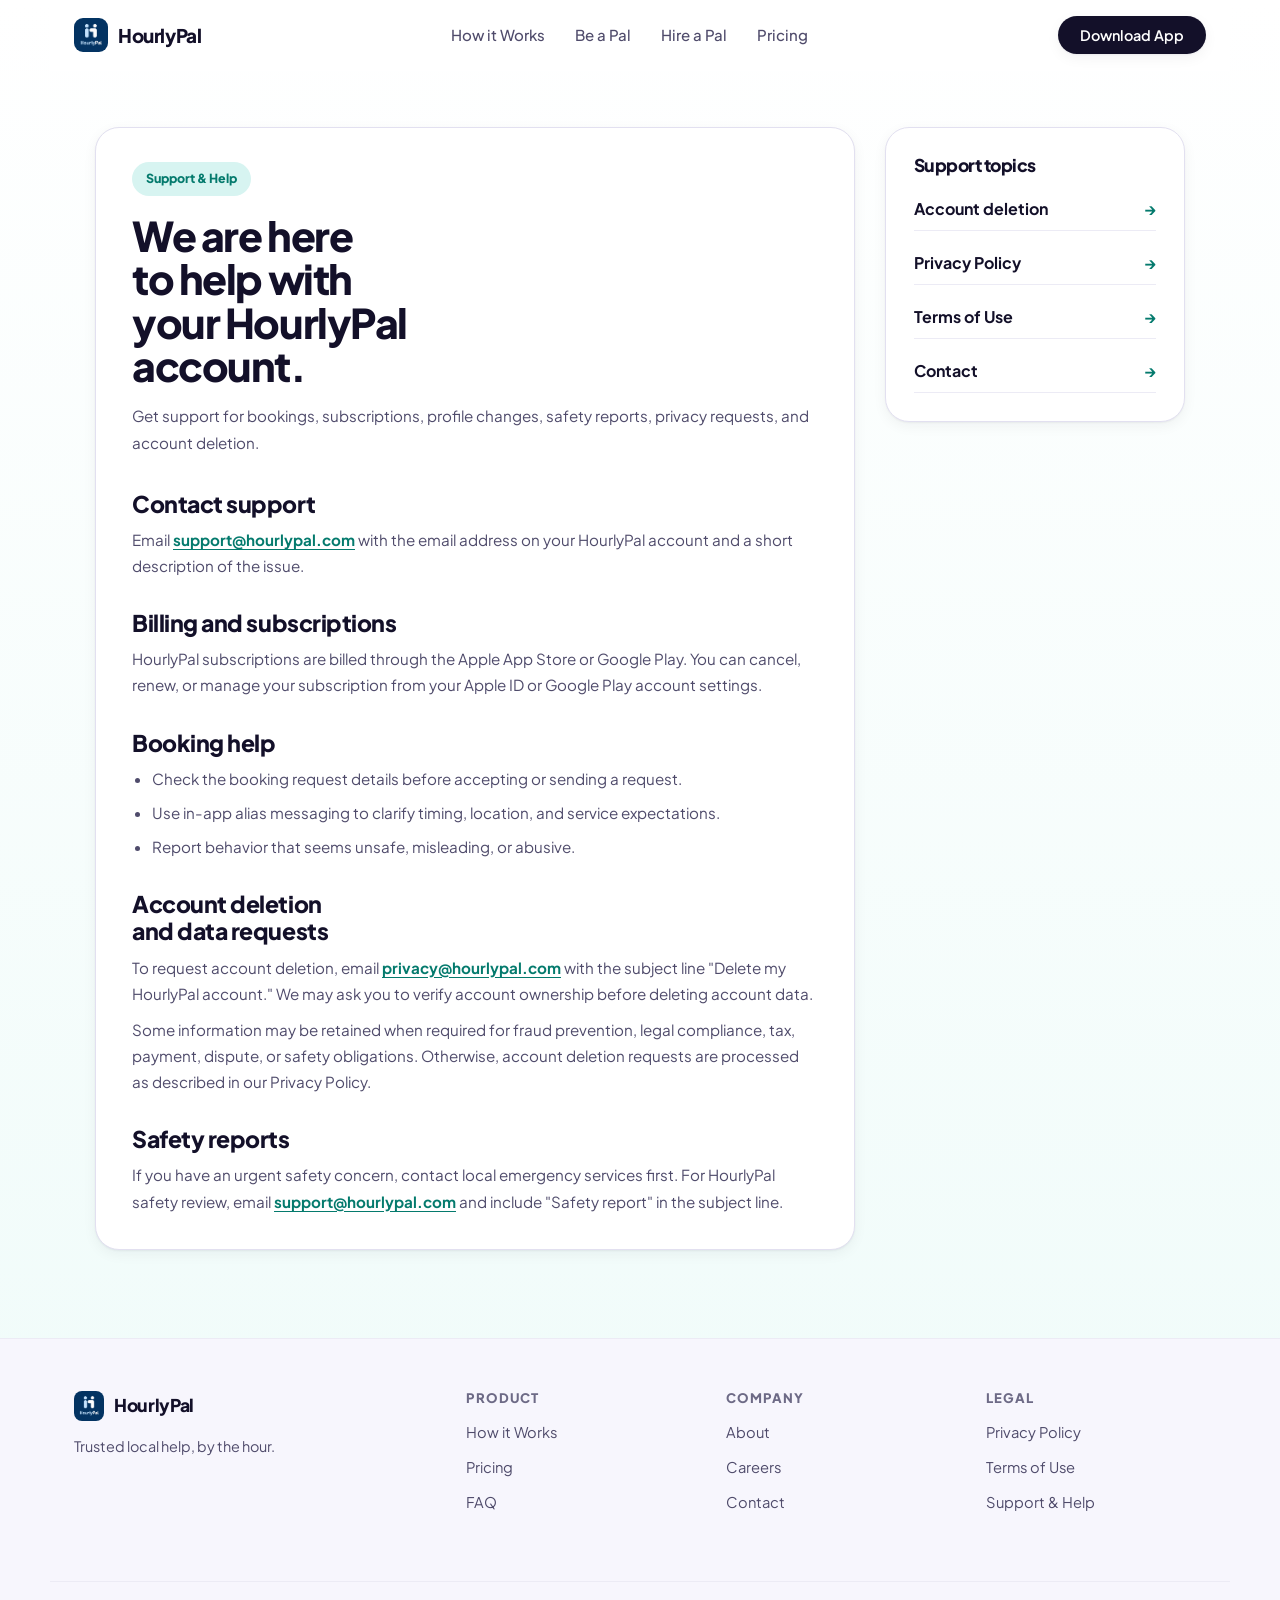
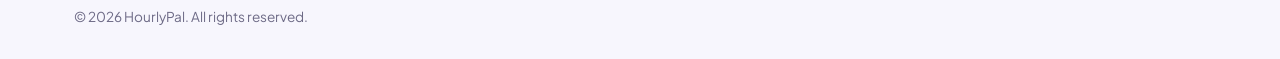
<file: support.html>
<!DOCTYPE html>
<html lang="en">
<head>
  <meta charset="UTF-8">
  <meta name="viewport" content="width=device-width, initial-scale=1.0">
  <title>HourlyPal Support and Help</title>
  <meta name="description" content="Get help with HourlyPal accounts, bookings, subscriptions, safety, privacy, and account deletion requests.">
  <link rel="preconnect" href="https://fonts.googleapis.com">
  <link rel="preconnect" href="https://fonts.gstatic.com" crossorigin>
  <link href="https://fonts.googleapis.com/css2?family=Plus+Jakarta+Sans:wght@400;500;600;700;800&display=swap" rel="stylesheet">
  <link rel="stylesheet" href="css/style.css">
</head>
<body class="simple-page">
  <a class="skip-link" href="#main">Skip to content</a>
  <header class="site-header">
    <nav class="nav container" aria-label="Primary">
      <a href="index.html#top" class="nav-logo">
        <img src="assets/logo.png" alt="HourlyPal" width="34" height="34">
        <span>HourlyPal</span>
      </a>
      <ul class="nav-links">
        <li><a href="index.html#how-it-works">How it Works</a></li>
        <li><a href="index.html#be-a-pal">Be a Pal</a></li>
        <li><a href="index.html#hire-a-pal">Hire a Pal</a></li>
        <li><a href="index.html#pricing">Pricing</a></li>
      </ul>
      <a href="index.html#download" class="btn btn-dark nav-cta">Download App</a>
    </nav>
  </header>

  <main id="main" class="simple-main">
    <div class="container simple-grid">
      <article class="simple-card">
        <div class="simple-hero">
          <span class="simple-kicker">Support &amp; Help</span>
          <h1>We are here to help with your HourlyPal account.</h1>
          <p>Get support for bookings, subscriptions, profile changes, safety reports, privacy requests, and account deletion.</p>
        </div>
        <h2>Contact support</h2>
        <p>Email <a href="mailto:support@hourlypal.com">support@hourlypal.com</a> with the email address on your HourlyPal account and a short description of the issue.</p>
        <h2>Billing and subscriptions</h2>
        <p>HourlyPal subscriptions are billed through the Apple App Store or Google Play. You can cancel, renew, or manage your subscription from your Apple ID or Google Play account settings.</p>
        <h2>Booking help</h2>
        <ul>
          <li>Check the booking request details before accepting or sending a request.</li>
          <li>Use in-app alias messaging to clarify timing, location, and service expectations.</li>
          <li>Report behavior that seems unsafe, misleading, or abusive.</li>
        </ul>
        <h2 id="account-deletion">Account deletion and data requests</h2>
        <p>To request account deletion, email <a href="mailto:privacy@hourlypal.com">privacy@hourlypal.com</a> with the subject line "Delete my HourlyPal account." We may ask you to verify account ownership before deleting account data.</p>
        <p>Some information may be retained when required for fraud prevention, legal compliance, tax, payment, dispute, or safety obligations. Otherwise, account deletion requests are processed as described in our Privacy Policy.</p>
        <h2>Safety reports</h2>
        <p>If you have an urgent safety concern, contact local emergency services first. For HourlyPal safety review, email <a href="mailto:support@hourlypal.com">support@hourlypal.com</a> and include "Safety report" in the subject line.</p>
      </article>

      <aside class="simple-aside" aria-label="Support navigation">
        <h2>Support topics</h2>
        <div class="simple-link-list">
          <a href="#account-deletion">Account deletion</a>
          <a href="privacy-policy.html">Privacy Policy</a>
          <a href="terms-of-use.html">Terms of Use</a>
          <a href="contact.html">Contact</a>
        </div>
      </aside>
    </div>
  </main>
  <footer class="site-footer simple-footer">
    <div class="container footer-grid">
      <div class="footer-brand">
        <a href="index.html#top" class="nav-logo footer-logo">
          <img src="assets/logo.png" alt="HourlyPal" width="30" height="30">
          <span>HourlyPal</span>
        </a>
        <p>Trusted local help, by the hour.</p>
      </div>
      <div class="footer-col">
        <h4>Product</h4>
        <a href="index.html#how-it-works">How it Works</a>
        <a href="index.html#pricing">Pricing</a>
        <a href="index.html#faq">FAQ</a>
      </div>
      <div class="footer-col">
        <h4>Company</h4>
        <a href="about.html">About</a>
        <a href="careers.html">Careers</a>
        <a href="contact.html">Contact</a>
      </div>
      <div class="footer-col">
        <h4>Legal</h4>
        <a href="privacy-policy.html">Privacy Policy</a>
        <a href="terms-of-use.html">Terms of Use</a>
        <a href="support.html">Support &amp; Help</a>
      </div>
    </div>
    <div class="container footer-bottom">
      <p>&copy; 2026 HourlyPal. All rights reserved.</p>
    </div>
  </footer>
</body>
</html>
</file>
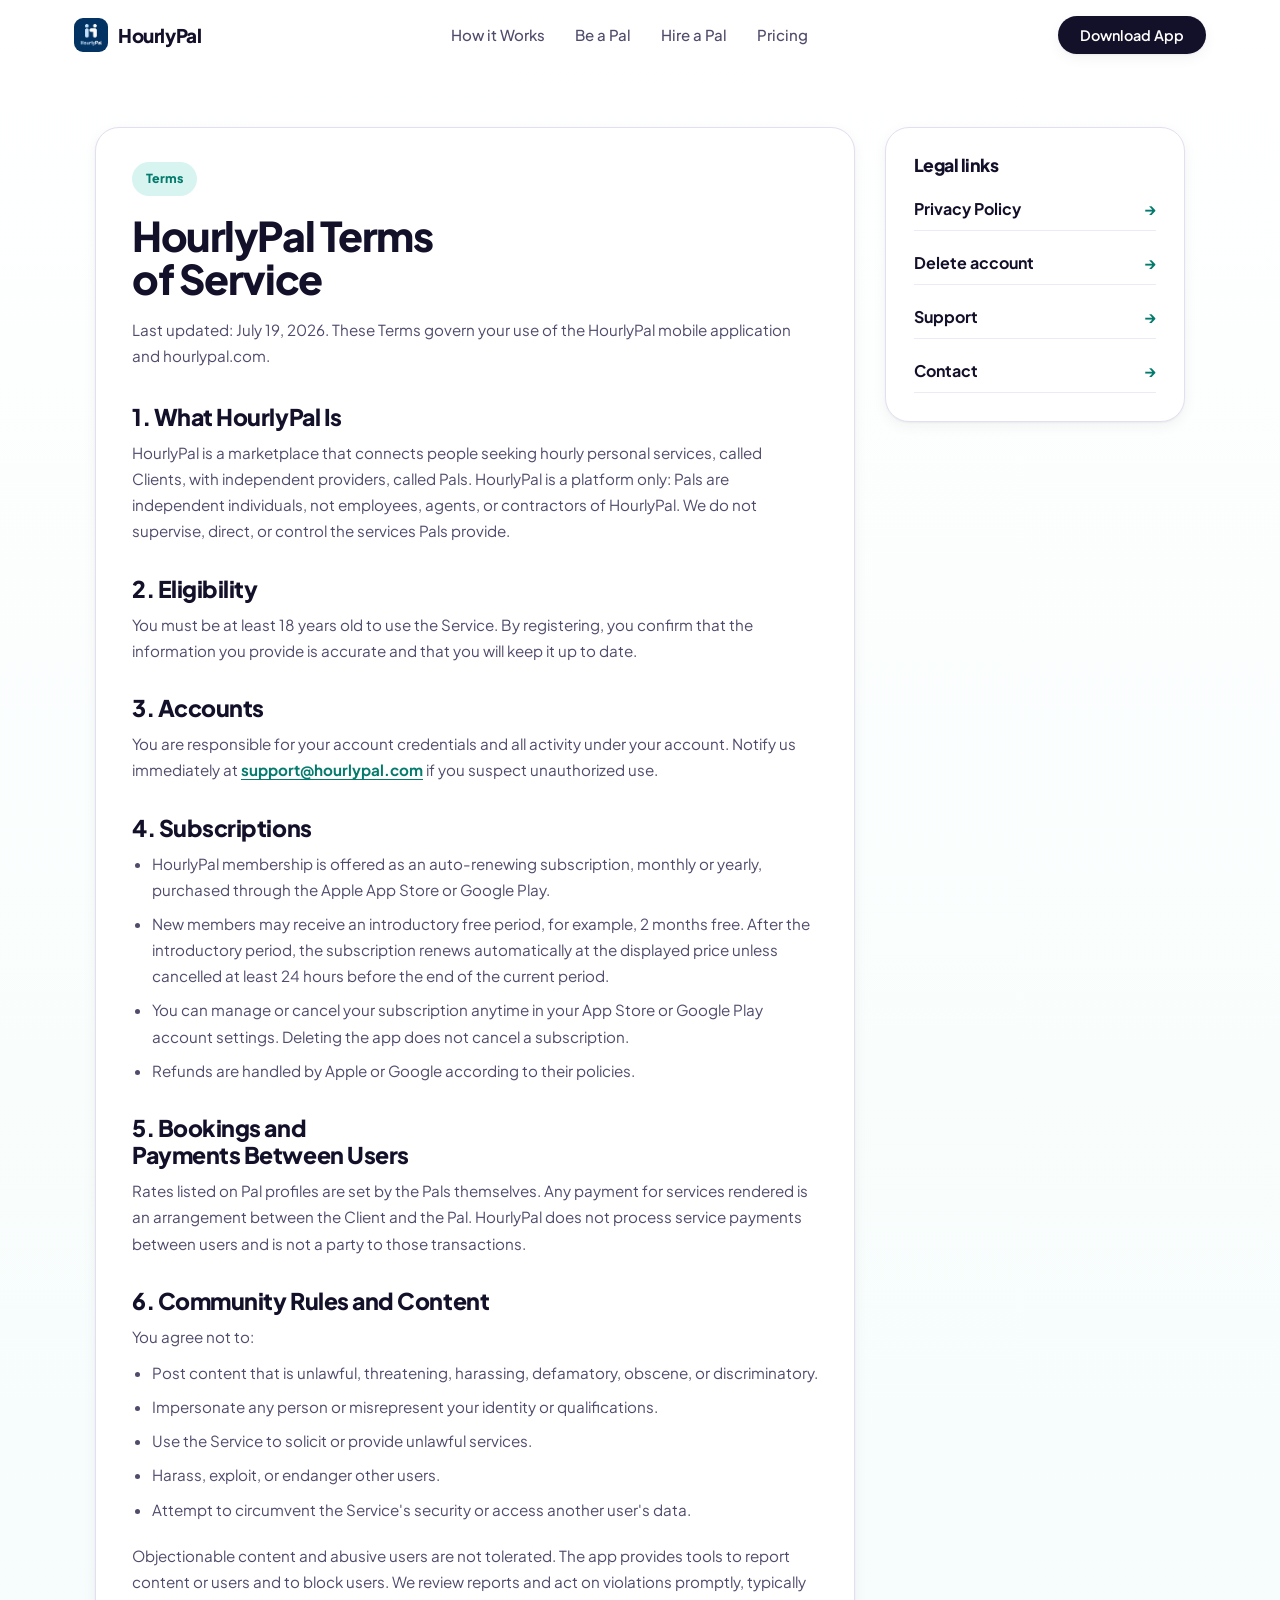
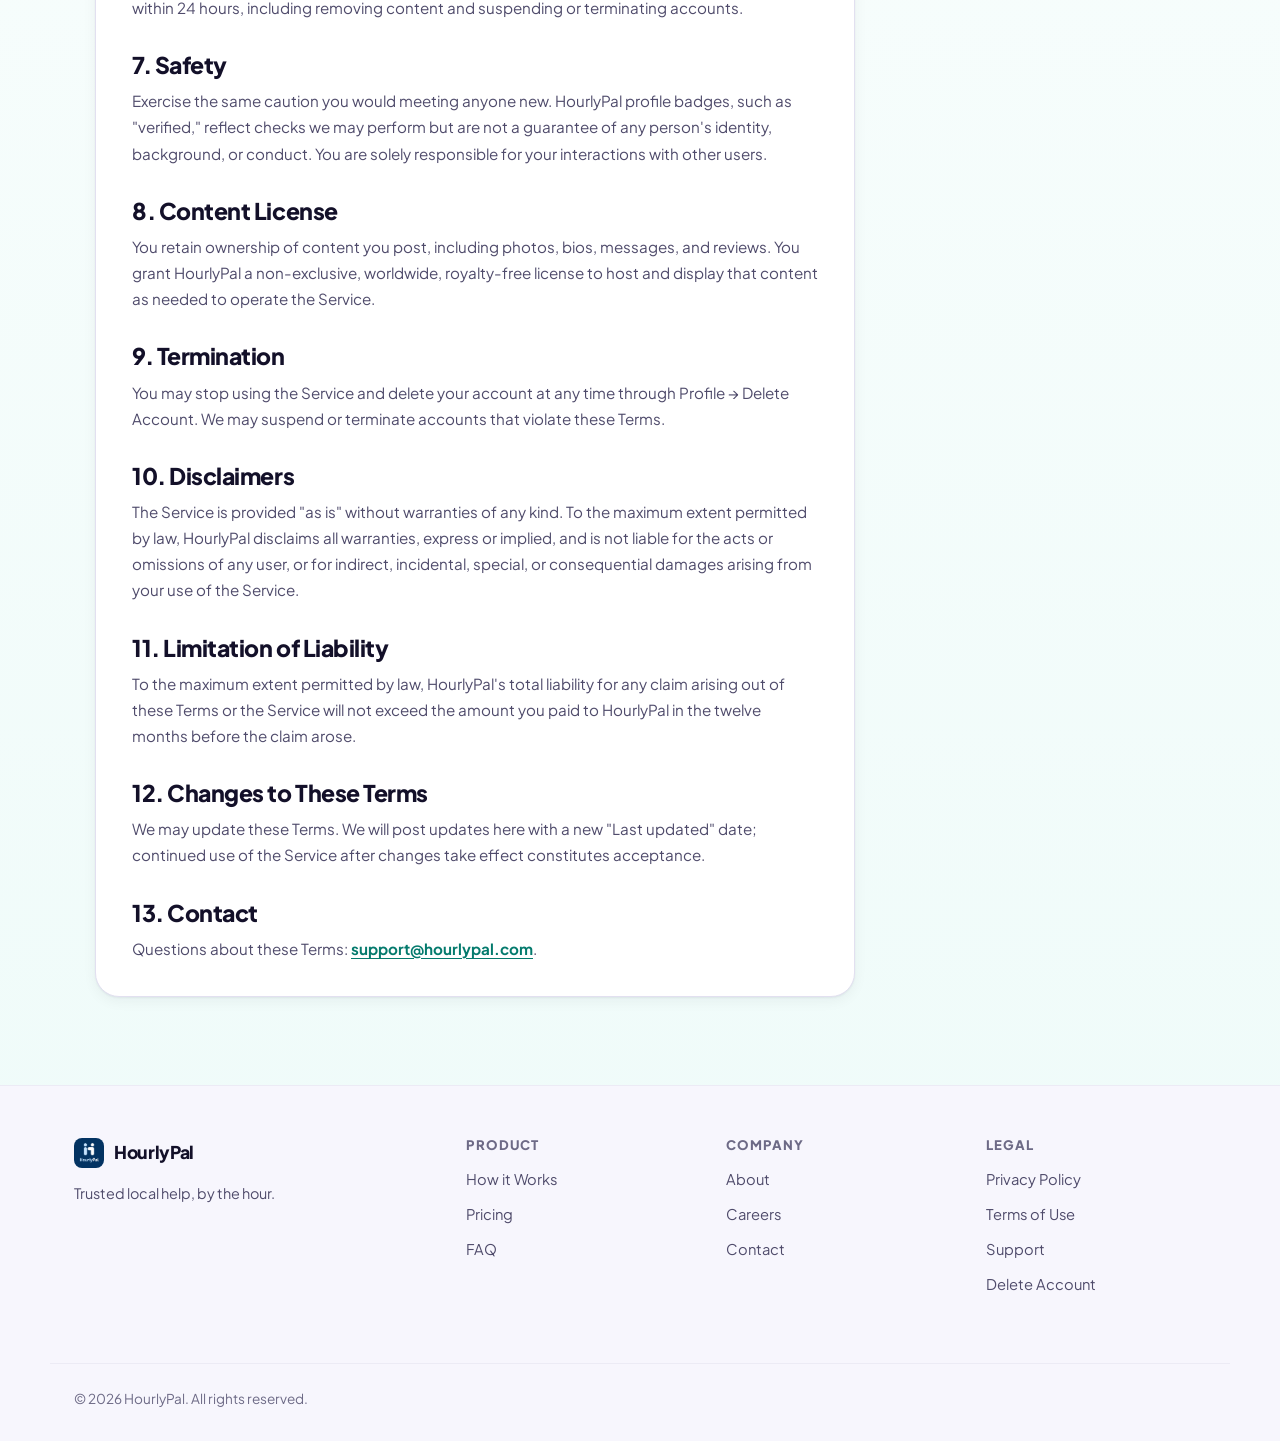
<file: terms-of-use.html>
<!DOCTYPE html>
<html lang="en">
<head>
  <meta charset="UTF-8">
  <meta name="viewport" content="width=device-width, initial-scale=1.0">
  <title>HourlyPal Terms of Service</title>
  <meta name="description" content="HourlyPal Terms of Service for marketplace accounts, subscriptions, bookings, user content, safety, and community rules.">
  <link rel="preconnect" href="https://fonts.googleapis.com">
  <link rel="preconnect" href="https://fonts.gstatic.com" crossorigin>
  <link href="https://fonts.googleapis.com/css2?family=Plus+Jakarta+Sans:wght@400;500;600;700;800&display=swap" rel="stylesheet">
  <link rel="stylesheet" href="css/style.css">
</head>
<body class="simple-page">
  <a class="skip-link" href="#main">Skip to content</a>
  <header class="site-header">
    <nav class="nav container" aria-label="Primary">
      <a href="index.html#top" class="nav-logo">
        <img src="assets/logo.png" alt="HourlyPal" width="34" height="34">
        <span>HourlyPal</span>
      </a>
      <ul class="nav-links">
        <li><a href="index.html#how-it-works">How it Works</a></li>
        <li><a href="index.html#be-a-pal">Be a Pal</a></li>
        <li><a href="index.html#hire-a-pal">Hire a Pal</a></li>
        <li><a href="index.html#pricing">Pricing</a></li>
      </ul>
      <a href="index.html#download" class="btn btn-dark nav-cta">Download App</a>
    </nav>
  </header>

  <main id="main" class="simple-main">
    <div class="container simple-grid">
      <article class="simple-card">
        <div class="simple-hero">
          <span class="simple-kicker">Terms</span>
          <h1>HourlyPal Terms of Service</h1>
          <p>Last updated: July 19, 2026. These Terms govern your use of the HourlyPal mobile application and hourlypal.com.</p>
        </div>
        <h2>1. What HourlyPal Is</h2>
        <p>HourlyPal is a marketplace that connects people seeking hourly personal services, called Clients, with independent providers, called Pals. HourlyPal is a platform only: Pals are independent individuals, not employees, agents, or contractors of HourlyPal. We do not supervise, direct, or control the services Pals provide.</p>
        <h2>2. Eligibility</h2>
        <p>You must be at least 18 years old to use the Service. By registering, you confirm that the information you provide is accurate and that you will keep it up to date.</p>
        <h2>3. Accounts</h2>
        <p>You are responsible for your account credentials and all activity under your account. Notify us immediately at <a href="mailto:support@hourlypal.com">support@hourlypal.com</a> if you suspect unauthorized use.</p>
        <h2>4. Subscriptions</h2>
        <ul>
          <li>HourlyPal membership is offered as an auto-renewing subscription, monthly or yearly, purchased through the Apple App Store or Google Play.</li>
          <li>New members may receive an introductory free period, for example, 2 months free. After the introductory period, the subscription renews automatically at the displayed price unless cancelled at least 24 hours before the end of the current period.</li>
          <li>You can manage or cancel your subscription anytime in your App Store or Google Play account settings. Deleting the app does not cancel a subscription.</li>
          <li>Refunds are handled by Apple or Google according to their policies.</li>
        </ul>
        <h2>5. Bookings and Payments Between Users</h2>
        <p>Rates listed on Pal profiles are set by the Pals themselves. Any payment for services rendered is an arrangement between the Client and the Pal. HourlyPal does not process service payments between users and is not a party to those transactions.</p>
        <h2>6. Community Rules and Content</h2>
        <p>You agree not to:</p>
        <ul>
          <li>Post content that is unlawful, threatening, harassing, defamatory, obscene, or discriminatory.</li>
          <li>Impersonate any person or misrepresent your identity or qualifications.</li>
          <li>Use the Service to solicit or provide unlawful services.</li>
          <li>Harass, exploit, or endanger other users.</li>
          <li>Attempt to circumvent the Service's security or access another user's data.</li>
        </ul>
        <p>Objectionable content and abusive users are not tolerated. The app provides tools to report content or users and to block users. We review reports and act on violations promptly, typically within 24 hours, including removing content and suspending or terminating accounts.</p>
        <h2>7. Safety</h2>
        <p>Exercise the same caution you would meeting anyone new. HourlyPal profile badges, such as "verified," reflect checks we may perform but are not a guarantee of any person's identity, background, or conduct. You are solely responsible for your interactions with other users.</p>
        <h2>8. Content License</h2>
        <p>You retain ownership of content you post, including photos, bios, messages, and reviews. You grant HourlyPal a non-exclusive, worldwide, royalty-free license to host and display that content as needed to operate the Service.</p>
        <h2>9. Termination</h2>
        <p>You may stop using the Service and delete your account at any time through Profile &rarr; Delete Account. We may suspend or terminate accounts that violate these Terms.</p>
        <h2>10. Disclaimers</h2>
        <p>The Service is provided "as is" without warranties of any kind. To the maximum extent permitted by law, HourlyPal disclaims all warranties, express or implied, and is not liable for the acts or omissions of any user, or for indirect, incidental, special, or consequential damages arising from your use of the Service.</p>
        <h2>11. Limitation of Liability</h2>
        <p>To the maximum extent permitted by law, HourlyPal's total liability for any claim arising out of these Terms or the Service will not exceed the amount you paid to HourlyPal in the twelve months before the claim arose.</p>
        <h2>12. Changes to These Terms</h2>
        <p>We may update these Terms. We will post updates here with a new "Last updated" date; continued use of the Service after changes take effect constitutes acceptance.</p>
        <h2>13. Contact</h2>
        <p>Questions about these Terms: <a href="mailto:support@hourlypal.com">support@hourlypal.com</a>.</p>
      </article>

      <aside class="simple-aside" aria-label="Legal links">
        <h2>Legal links</h2>
        <div class="simple-link-list">
          <a href="privacy/">Privacy Policy</a>
          <a href="delete-account/">Delete account</a>
          <a href="support/">Support</a>
          <a href="contact.html">Contact</a>
        </div>
      </aside>
    </div>
  </main>
  <footer class="site-footer simple-footer">
    <div class="container footer-grid">
      <div class="footer-brand">
        <a href="index.html#top" class="nav-logo footer-logo">
          <img src="assets/logo.png" alt="HourlyPal" width="30" height="30">
          <span>HourlyPal</span>
        </a>
        <p>Trusted local help, by the hour.</p>
      </div>
      <div class="footer-col">
        <h4>Product</h4>
        <a href="index.html#how-it-works">How it Works</a>
        <a href="index.html#pricing">Pricing</a>
        <a href="index.html#faq">FAQ</a>
      </div>
      <div class="footer-col">
        <h4>Company</h4>
        <a href="about.html">About</a>
        <a href="careers.html">Careers</a>
        <a href="contact.html">Contact</a>
      </div>
      <div class="footer-col">
        <h4>Legal</h4>
        <a href="privacy/">Privacy Policy</a>
        <a href="terms/">Terms of Use</a>
        <a href="support/">Support</a>
        <a href="delete-account/">Delete Account</a>
      </div>
    </div>
    <div class="container footer-bottom">
      <p>&copy; 2026 HourlyPal. All rights reserved.</p>
    </div>
  </footer>
</body>
</html>
</file>
<file: css/style.css>
/* =========================================================
   HourlyPal - Mobit-inspired fintech landing
   Light lavender, indigo accents, centered bold headings.
   ========================================================= */

:root {
  --indigo: #05b8aa;         /* brand accent (teal) - use with DARK text on fills */
  --indigo-dark: #047a6d;    /* accessible teal for text/glyphs on light (AA) */
  --indigo-soft: #d7f4f1;
  --indigo-tint: #eefbf9;

  --ink: #131029;
  --ink-2: #17152e;      /* dark section background */
  --ink-3: #201d3d;      /* dark card */
  --slate: #4f4b6b;      /* body text (AA on white & tint) */
  --slate-2: #6d6a86;    /* labels / muted (AA on white) */

  --bg: #ffffff;
  --bg-tint: #f7f6fd;
  --border: #ecebf5;
  --border-2: #e2e0f0;
  --border-dark: rgba(255,255,255,0.10);

  --mint: #e4f8ef;   --mint-ink: #12855a;
  --peach: #ffeee4;  --peach-ink: #cc6326;
  --sky: #e5f0ff;    --sky-ink: #2f6ad0;
  --lilac: #ffe6ef;  --lilac-ink: #c53f6e;   /* rose (kept the token name) */
  --lemon: #fff4d6;  --lemon-ink: #a67c00;

  --radius: 16px;
  --radius-lg: 24px;
  --radius-xl: 32px;
  --pill: 999px;

  --shadow-sm: 0 1px 2px rgba(19,16,41,.05), 0 4px 14px rgba(19,16,41,.05);
  --shadow-md: 0 12px 34px rgba(19,16,41,.09);
  --shadow-lg: 0 30px 70px rgba(19,16,41,.14);
  --shadow-indigo: 0 14px 30px rgba(5,184,170,.30);

  --container: 1180px;
  --ease: cubic-bezier(.22,1,.36,1);
  --font: 'Plus Jakarta Sans', -apple-system, BlinkMacSystemFont, 'Segoe UI', sans-serif;

  /* z-index scale */
  --z-sticky: 60;
  --z-float: 5;
}

*, *::before, *::after { box-sizing: border-box; margin: 0; padding: 0; }
html { scroll-behavior: smooth; }
body {
  font-family: var(--font);
  color: var(--ink);
  background: var(--bg);
  line-height: 1.55;
  -webkit-font-smoothing: antialiased;
  -moz-osx-font-smoothing: grayscale;
  overflow-x: hidden;
}
img { max-width: 100%; display: block; }
a { color: inherit; text-decoration: none; }
ul, ol { list-style: none; }
button { font-family: inherit; cursor: pointer; background: none; border: none; color: inherit; }

.container { max-width: var(--container); margin: 0 auto; padding: 0 24px; }
section { padding: 104px 0; position: relative; }
@media (max-width: 768px) { section { padding: 68px 0; } }

/* Focus visibility (a11y) */
:focus-visible { outline: 3px solid var(--indigo); outline-offset: 3px; border-radius: 6px; }

.skip-link {
  position: absolute; left: -9999px; top: 0; z-index: 100;
  background: var(--ink); color: #fff; padding: 12px 18px; border-radius: 0 0 12px 0;
}
.skip-link:focus { left: 0; }

/* Icons */
.ico { width: 22px; height: 22px; display: inline-block; flex: none; }
.ico-sm { width: 18px; height: 18px; }

/* ---------- Typography ---------- */
h1, h2, h3, h4 { font-weight: 800; letter-spacing: -0.03em; color: var(--ink); line-height: 1.08; text-wrap: balance; }
h1 { font-size: clamp(2.5rem, 5.4vw, 3.9rem); letter-spacing: -0.035em; }
h2 { font-size: clamp(1.9rem, 3.8vw, 2.85rem); }
h3 { font-size: 1.12rem; letter-spacing: -0.02em; }
p { color: var(--slate); text-wrap: pretty; }

/* Section tag / label (used sparingly, panel-level only) */
.side-tag {
  display: inline-flex; align-items: center;
  font-size: 0.78rem; font-weight: 700; letter-spacing: 0.01em;
  color: var(--indigo-dark); background: var(--indigo-soft);
  padding: 6px 14px; border-radius: var(--pill);
  margin-bottom: 18px;
}
.side-tag-dark { color: var(--slate); background: #fff; border: 1px solid var(--border-2); }

.section-head { text-align: center; max-width: 640px; margin: 0 auto 60px; }
.section-head p { margin-top: 16px; font-size: 1.05rem; }

/* ---------- Buttons ---------- */
.btn {
  display: inline-flex; align-items: center; justify-content: center; gap: 9px;
  font-weight: 600; font-size: 0.98rem; line-height: 1;
  padding: 15px 28px; border-radius: var(--pill); min-height: 48px;
  transition: transform .25s var(--ease), box-shadow .25s var(--ease), background .2s, color .2s;
  white-space: nowrap;
}
.btn:active { transform: translateY(1px); }

.btn-dark { background: var(--ink); color: #fff; box-shadow: var(--shadow-sm); }
.btn-dark:hover { background: #000; transform: translateY(-2px); box-shadow: var(--shadow-md); }

.btn-primary { background: var(--indigo); color: var(--ink); box-shadow: var(--shadow-indigo); }
.btn-primary:hover { background: #04a99c; transform: translateY(-2px); box-shadow: var(--shadow-md); }

.btn-light { background: #fff; color: var(--ink); border: 1px solid var(--border-2); box-shadow: var(--shadow-sm); }
.btn-light:hover { transform: translateY(-2px); box-shadow: var(--shadow-md); border-color: #d6d3ea; }

.btn-ghost-light { background: rgba(255,255,255,.08); color: #fff; border: 1px solid rgba(255,255,255,.22); }
.btn-ghost-light:hover { background: rgba(255,255,255,.16); transform: translateY(-2px); }

.btn-play .ico { width: 20px; height: 20px; padding: 4px; background: var(--indigo); color: var(--ink); border-radius: 50%; box-sizing: content-box; }

/* ---------- Header ---------- */
.announcement-bar {
  background: var(--ink); color: #efeefc;
  text-align: center; font-size: 0.82rem; font-weight: 500;
  padding: 9px 16px;
}
.announcement-bar b { color: #6fe3d6; font-weight: 700; }

.site-header { position: sticky; top: 0; z-index: var(--z-sticky); }
.nav {
  display: flex; align-items: center; justify-content: space-between;
  padding: 16px 24px; max-width: var(--container); margin: 0 auto;
  background: rgba(255,255,255,.82);
  backdrop-filter: saturate(180%) blur(14px);
  border-bottom: 1px solid transparent;
  transition: border-color .3s ease, box-shadow .3s ease;
}
.site-header.is-condensed .nav { border-color: var(--border); box-shadow: 0 6px 24px rgba(19,16,41,.06); }

.nav-logo { display: flex; align-items: center; gap: 10px; font-weight: 800; font-size: 1.18rem; letter-spacing: -0.02em; }
.nav-logo img { width: 34px; height: 34px; border-radius: 9px; }

.nav-links { display: flex; align-items: center; gap: 30px; }
.nav-links a { font-size: 0.94rem; font-weight: 500; color: var(--slate); transition: color .2s; }
.nav-links a:hover { color: var(--ink); }

.nav-cta { padding: 12px 22px; font-size: 0.9rem; min-height: 0; }

.nav-toggle { display: none; flex-direction: column; gap: 5px; padding: 10px; }
.nav-toggle span { width: 24px; height: 2px; background: var(--ink); border-radius: 2px; transition: .25s; }

@media (max-width: 900px) {
  .nav-toggle { display: flex; }
  .nav-links {
    position: absolute; top: 100%; left: 0; right: 0;
    flex-direction: column; gap: 6px; align-items: stretch;
    background: #fff; border-bottom: 1px solid var(--border);
    padding: 16px 24px 24px; box-shadow: var(--shadow-md);
    transform: translateY(-8px); opacity: 0; pointer-events: none; transition: .25s;
  }
  .nav-links.is-open { transform: translateY(0); opacity: 1; pointer-events: auto; }
  .nav-links a { padding: 10px 4px; }
  .nav-cta { display: none; }
}

/* ---------- Hero (asymmetric split) ---------- */
.hero { position: relative; padding: 52px 0 96px; overflow: hidden; }
.hero-bg { position: absolute; inset: 0; z-index: -1; }
.hero-bg::before {
  content: ""; position: absolute; inset: 0;
  background:
    radial-gradient(44% 56% at 82% 26%, rgba(5,184,170,.20), transparent 68%),
    radial-gradient(34% 44% at 98% 68%, rgba(5,184,170,.10), transparent 70%),
    radial-gradient(42% 46% at 4% 6%, rgba(204,99,38,.08), transparent 70%),
    linear-gradient(180deg, var(--indigo-tint), transparent 46%);
}
.hero-bg::after {
  content: ""; position: absolute; inset: 0;
  background-image: radial-gradient(rgba(19,16,41,.06) 1px, transparent 1px);
  background-size: 26px 26px;
  -webkit-mask-image: radial-gradient(56% 62% at 74% 42%, #000, transparent 72%);
          mask-image: radial-gradient(56% 62% at 74% 42%, #000, transparent 72%);
  opacity: .5;
}
.hero-grid { display: grid; grid-template-columns: 1.02fr 0.98fr; gap: 32px; align-items: center; min-height: 560px; }
.hero-copy { max-width: 560px; }
.hero .eyebrow-pill {
  display: inline-flex; align-items: center; gap: 8px;
  background: #fff; border: 1px solid var(--border-2); box-shadow: var(--shadow-sm);
  padding: 7px 15px 7px 8px; border-radius: var(--pill);
  font-size: 0.82rem; font-weight: 600; color: var(--slate); margin-bottom: 24px;
}
.hero .eyebrow-pill b { background: var(--indigo-soft); color: var(--indigo-dark); padding: 3px 10px; border-radius: var(--pill); font-size: 0.74rem; }
.hero h1 { margin-bottom: 20px; }
.hero h1 .accent { color: var(--indigo-dark); }
.hero-sub { font-size: 1.14rem; max-width: 500px; margin: 0 0 32px; }
.hero-ctas { display: flex; gap: 14px; flex-wrap: wrap; }

.hero-visual { position: relative; justify-self: center; width: fit-content; max-width: 100%; }
.hero-glow { position: absolute; z-index: -1; width: 78%; aspect-ratio: 1; right: 4%; top: 6%;
  background: radial-gradient(circle, rgba(5,184,170,.28), transparent 62%); filter: blur(26px);
  animation: glowPulse 7s var(--ease) infinite; }
.hero-hand {
  width: min(560px, 100%); height: auto;
  filter: drop-shadow(0 40px 60px rgba(19,16,41,.16));
  -webkit-mask-image: linear-gradient(to bottom, #000 68%, rgba(0,0,0,.45) 81%, transparent 90%);
          mask-image: linear-gradient(to bottom, #000 68%, rgba(0,0,0,.45) 81%, transparent 90%);
}

.float-card {
  position: absolute; z-index: var(--z-float);
  background: rgba(255,255,255,.9); backdrop-filter: blur(10px);
  border: 1px solid var(--border); border-radius: 16px; box-shadow: var(--shadow-md);
  padding: 11px 15px 11px 12px; display: flex; align-items: center; gap: 11px;
  font-size: 0.84rem; font-weight: 700; color: var(--ink);
}
.float-card .fc-icon { width: 36px; height: 36px; border-radius: 11px; display: grid; place-items: center; flex: none; }
.float-card small { display: block; font-weight: 500; color: var(--slate-2); font-size: 0.72rem; margin-top: 1px; }
.float-card.fc-1 { top: 10%; left: -8%; animation: floaty 5s var(--ease) infinite; }
.float-card.fc-2 { top: 40%; right: -7%; animation: floaty 5.6s var(--ease) infinite .4s; }
.float-card.fc-3 { bottom: 14%; left: -5%; animation: floaty 6.2s var(--ease) infinite .8s; }
@keyframes floaty { 0%,100% { transform: translateY(0); } 50% { transform: translateY(-9px); } }
@keyframes glowPulse { 0%,100% { transform: scale(1); opacity: .85; } 50% { transform: scale(1.08); opacity: 1; } }

/* hero load-in choreography */
@media (prefers-reduced-motion: no-preference) {
  .hero-copy > *, .hero-visual { animation: heroIn .8s var(--ease) both; }
  .hero-copy > *:nth-child(1) { animation-delay: .05s; }
  .hero-copy > *:nth-child(2) { animation-delay: .13s; }
  .hero-copy > *:nth-child(3) { animation-delay: .21s; }
  .hero-copy > *:nth-child(4) { animation-delay: .29s; }
  .hero-visual { animation-delay: .18s; }
}
@keyframes heroIn { from { opacity: 0; transform: translateY(20px); } to { opacity: 1; transform: none; } }

@media (max-width: 900px) {
  .hero { padding: 36px 0 72px; text-align: center; }
  .hero-grid { grid-template-columns: 1fr; gap: 12px; min-height: 0; }
  .hero-copy { max-width: 620px; margin: 0 auto; }
  .hero-sub { margin-left: auto; margin-right: auto; }
  .hero-ctas { justify-content: center; }
  .hero-bg::after { -webkit-mask-image: radial-gradient(74% 42% at 50% 32%, #000, transparent 74%); mask-image: radial-gradient(74% 42% at 50% 32%, #000, transparent 74%); }
}
@media (max-width: 560px) {
  .float-card { font-size: 0.78rem; padding: 9px 12px; }
  .float-card.fc-1 { left: -2%; top: 6%; }
  .float-card.fc-2 { right: -2%; top: 42%; }
  .float-card.fc-3 { left: -2%; bottom: 10%; }
}

/* ---------- Features (list + phones) ---------- */
.features-grid { display: grid; grid-template-columns: 1.05fr .95fr; gap: 60px; align-items: center; }
.feature-item {
  padding: 22px; border-radius: var(--radius); border: 1px solid var(--border);
  background: #fff; margin-bottom: 14px; transition: box-shadow .25s var(--ease), transform .25s var(--ease), border-color .25s;
}
.feature-item:hover { box-shadow: var(--shadow-md); transform: translateY(-2px); border-color: var(--border-2); }
.feature-item h3 { display: flex; align-items: center; gap: 14px; margin-bottom: 6px; }
.feature-item .fi-icon { width: 42px; height: 42px; border-radius: 12px; display: grid; place-items: center; flex: none; }
.feature-item p { margin-left: 56px; font-size: 0.94rem; }

.features-visual { position: relative; display: grid; place-items: center; min-height: 480px; }
.features-visual .fv-blob { position: absolute; width: 86%; aspect-ratio: 1; border-radius: 50%; background: radial-gradient(circle, rgba(5,184,170,.14), transparent 65%); }
.phone-frame { width: 262px; border-radius: 42px; background: #fff; padding: 9px; box-shadow: var(--shadow-lg); border: 1px solid var(--border); }
.phone-frame img { border-radius: 34px; width: 100%; }
.phone-frame-back { position: absolute; transform: translate(-46px, 26px) scale(.9) rotate(-6deg); opacity: .96; z-index: 1; }
.phone-frame-front { position: relative; transform: translate(30px, -10px) rotate(3deg); z-index: 2; }
@media (max-width: 860px) {
  .features-grid { grid-template-columns: 1fr; gap: 32px; }
  .features-visual { min-height: 420px; }
}

/* ---------- Split sections ---------- */
.split-grid { display: grid; grid-template-columns: 1fr 1fr; gap: 64px; align-items: center; }
.split-copy h2 { margin-bottom: 20px; }
.split-visual { display: grid; place-items: center; }
.split-visual .phone-frame { transform: rotate(-3deg); }

.check-list { display: grid; gap: 14px; margin: 8px 0 30px; }
.check-list li { position: relative; padding-left: 34px; color: var(--slate); font-size: 0.98rem; }
.check-list li::before {
  content: ""; position: absolute; left: 0; top: 1px; width: 22px; height: 22px; border-radius: 50%;
  background: var(--indigo-soft) url("data:image/svg+xml,%3Csvg xmlns='http://www.w3.org/2000/svg' width='11' height='11' viewBox='0 0 12 12'%3E%3Cpath d='M2 6l3 3 5-6' stroke='%2305b8aa' stroke-width='2' fill='none' stroke-linecap='round' stroke-linejoin='round'/%3E%3C/svg%3E") center no-repeat;
}
@media (max-width: 860px) {
  .split-grid { grid-template-columns: 1fr; gap: 36px; }
  .split-grid-reverse .split-copy { order: 2; }
}

.band-tint { background: var(--bg-tint); }

/* ---------- Two sides of the marketplace ---------- */
.sides-grid { display: grid; grid-template-columns: 1fr 1fr; gap: 24px; }
.side-panel {
  display: flex; flex-direction: column;
  border-radius: var(--radius-xl); border: 1px solid var(--border-2);
  padding: 40px 40px 0; overflow: hidden; background: #fff;
  transition: box-shadow .3s var(--ease), transform .3s var(--ease);
}
.side-panel:hover { box-shadow: var(--shadow-md); transform: translateY(-3px); }
.side-pal { background: var(--indigo-tint); border-color: #c3ebe6; }
.side-body h3 { font-size: 1.5rem; margin-bottom: 20px; }
.side-body .check-list { margin-bottom: 28px; }
.side-body .check-list li { font-size: 0.95rem; }
.side-phone { margin-top: auto; display: flex; justify-content: center; }
.side-phone .phone-frame { width: 230px; border-radius: 38px 38px 0 0; padding: 8px 8px 0; box-shadow: 0 -8px 40px rgba(19,16,41,.12); transform: translateY(4px); }
.side-phone .phone-frame img { border-radius: 30px 30px 0 0; }
@media (max-width: 860px) {
  .sides-grid { grid-template-columns: 1fr; }
  .side-panel { padding: 32px 28px 0; }
}

/* ---------- Trust bento (asymmetric, mixed backgrounds) ---------- */
.trust-bento { display: grid; grid-template-columns: repeat(6, 1fr); gap: 18px; }
.tb {
  border: 1px solid var(--border); border-radius: var(--radius-lg);
  padding: 30px; background: #fff;
  transition: box-shadow .25s var(--ease), transform .25s var(--ease);
}
.tb:hover { box-shadow: var(--shadow-md); transform: translateY(-3px); }
.tb .fi-icon { width: 48px; height: 48px; border-radius: 14px; display: grid; place-items: center; margin-bottom: 16px; }
.tb .fi-icon .ico { width: 24px; height: 24px; }
.tb h3 { margin-bottom: 8px; }
.tb p { font-size: 0.92rem; }
.tb-a { grid-column: span 3; background: var(--ink-2); border-color: var(--ink-2); color: #fff; }
.tb-a h3 { color: #fff; font-size: 1.5rem; }
.tb-a p { color: #c9c6dd; font-size: 1rem; max-width: 46ch; }
.tb-b { grid-column: span 3; background: var(--indigo-tint); border-color: #c3ebe6; }
.tb-c, .tb-d, .tb-e { grid-column: span 2; }
.tb-f { grid-column: span 6; display: flex; align-items: center; justify-content: space-between; gap: 28px; }
.tb-f-copy { display: flex; align-items: center; gap: 18px; }
.tb-f .fi-icon { margin-bottom: 0; flex: none; }
.tb-f h3 { margin-bottom: 4px; }
.tb-f .btn { flex: none; }
.ic-dark { background: rgba(255,255,255,.10); color: #fff; }
@media (max-width: 860px) {
  .trust-bento { grid-template-columns: 1fr; }
  .tb-a, .tb-b, .tb-c, .tb-d, .tb-e, .tb-f { grid-column: auto; }
  .tb-f { flex-direction: column; align-items: flex-start; gap: 20px; }
}

/* ---------- Feature card grid ---------- */
.card-grid { display: grid; grid-template-columns: repeat(3, 1fr); gap: 20px; }
.mini-card {
  background: #fff; border: 1px solid var(--border); border-radius: var(--radius-lg);
  padding: 28px 26px; transition: box-shadow .25s var(--ease), transform .25s var(--ease);
}
.mini-card:hover { box-shadow: var(--shadow-md); transform: translateY(-4px); }
.mini-card .fi-icon { width: 48px; height: 48px; border-radius: 14px; display: grid; place-items: center; margin-bottom: 16px; }
.mini-card .fi-icon .ico { width: 24px; height: 24px; }
.mini-card h3 { margin-bottom: 8px; }
.mini-card p { font-size: 0.92rem; }
@media (max-width: 860px) { .card-grid { grid-template-columns: 1fr; } }

/* icon tile colors */
.ic-mint { background: var(--mint); color: var(--mint-ink); }
.ic-peach { background: var(--peach); color: var(--peach-ink); }
.ic-sky { background: var(--sky); color: var(--sky-ink); }
.ic-lilac { background: var(--lilac); color: var(--lilac-ink); }
.ic-lemon { background: var(--lemon); color: var(--lemon-ink); }
.ic-indigo { background: var(--indigo-soft); color: var(--indigo-dark); }

/* ---------- Service categories (colorful cards) ---------- */
.service-carousel { position: relative; }
.service-grid {
  display: flex; gap: 18px; overflow-x: auto;
  scroll-snap-type: x mandatory; scroll-behavior: smooth;
  padding: 8px 4px 16px; /* headroom for the hover lift + shadow */
  scrollbar-width: none; -ms-overflow-style: none;
}
.service-grid::-webkit-scrollbar { display: none; }
.service-card {
  flex: 0 0 240px; scroll-snap-align: start;
  border-radius: var(--radius-lg); padding: 28px 26px 24px; border: 1px solid transparent;
  display: flex; flex-direction: column; align-items: flex-start;
  transition: transform .25s var(--ease), box-shadow .25s var(--ease);
}
.carousel-arrow {
  position: absolute; top: 50%; transform: translateY(-50%); z-index: var(--z-float);
  width: 44px; height: 44px; border-radius: var(--pill);
  background: #fff; border: 1px solid var(--border-2); color: var(--ink);
  display: grid; place-items: center; cursor: pointer; box-shadow: var(--shadow-md);
  transition: transform .2s var(--ease), opacity .2s var(--ease), box-shadow .2s var(--ease);
}
.carousel-arrow .ico { width: 18px; height: 18px; }
.carousel-prev { left: -18px; }
.carousel-prev .ico { transform: rotate(180deg); }
.carousel-next { right: -18px; }
.carousel-arrow:hover:not(:disabled) { transform: translateY(-50%) scale(1.08); box-shadow: var(--shadow-lg); }
.carousel-arrow:disabled { opacity: .35; cursor: default; }
.service-card:hover { transform: translateY(-5px); box-shadow: var(--shadow-md); }
.sv-icon { width: 52px; height: 52px; border-radius: 15px; background: #fff; display: grid; place-items: center; box-shadow: var(--shadow-sm); margin-bottom: 18px; }
.sv-icon .ico { width: 26px; height: 26px; }
.service-card h3 { margin-bottom: 8px; }
.service-card p { font-size: 0.92rem; color: var(--slate); margin-bottom: 20px; }
.sv-go { margin-top: auto; display: inline-flex; align-items: center; gap: 6px; font-size: 0.85rem; font-weight: 700; color: var(--ink); }
.sv-go .ico { width: 16px; height: 16px; transition: transform .2s var(--ease); }
.service-card:hover .sv-go .ico { transform: translateX(4px); }

.sv-sky { background: var(--sky); } .sv-sky .sv-icon .ico { color: var(--sky-ink); }
.sv-peach { background: var(--peach); } .sv-peach .sv-icon .ico { color: var(--peach-ink); }
.sv-lilac { background: var(--lilac); } .sv-lilac .sv-icon .ico { color: var(--lilac-ink); }
.sv-mint { background: var(--mint); } .sv-mint .sv-icon .ico { color: var(--mint-ink); }
.sv-lemon { background: var(--lemon); } .sv-lemon .sv-icon .ico { color: var(--lemon-ink); }
@media (max-width: 560px) {
  .service-card { flex-basis: 210px; }
  .carousel-prev { left: -8px; }
  .carousel-next { right: -8px; }
}

/* ---------- How it works ---------- */
.how-grid { display: grid; grid-template-columns: 1fr auto 1fr; gap: 48px; align-items: center; }
.how-column h3 { font-size: 1.3rem; margin-bottom: 22px; }
.step-list { display: grid; gap: 18px; counter-reset: step; }
.step-list li { position: relative; padding-left: 50px; font-size: 0.96rem; color: var(--slate); }
.step-list li::before {
  counter-increment: step; content: counter(step);
  position: absolute; left: 0; top: -2px; width: 34px; height: 34px; border-radius: 11px;
  background: var(--indigo-soft); color: var(--indigo-dark); font-weight: 800; display: grid; place-items: center; font-size: 0.95rem;
}
.step-list li strong { color: var(--ink); display: block; margin-bottom: 2px; }
.how-visual .phone-frame { width: 236px; }
@media (max-width: 860px) {
  .how-grid { grid-template-columns: 1fr; gap: 40px; }
  .how-visual { order: -1; justify-self: center; }
}

/* ---------- Testimonials (dark) ---------- */
.testimonials { background: var(--ink-2); border-radius: var(--radius-xl); margin: 0 24px; padding: 92px 0; }
.testimonials .section-head h2, .testimonials .section-head p { color: #fff; }
.testimonials .placeholder-note { color: #9d99b8; }
.testimonial-grid { display: grid; grid-template-columns: repeat(4, 1fr); gap: 18px; }
.testimonial-card { background: var(--ink-3); border: 1px solid var(--border-dark); border-radius: var(--radius-lg); padding: 26px 24px; color: #fff; }
.testimonial-card .stars { color: #ffc34d; display: flex; gap: 3px; margin-bottom: 14px; }
.testimonial-card .stars .ico { width: 16px; height: 16px; }
.testimonial-card p { color: #d5d3e4; font-size: 0.93rem; margin-bottom: 20px; }
.testimonial-name { font-size: 0.85rem; color: #9d99b8; font-weight: 600; }
.testimonials-cta { text-align: center; margin-top: 44px; }
@media (max-width: 980px) { .testimonial-grid { grid-template-columns: repeat(2, 1fr); } }
@media (max-width: 560px) { .testimonial-grid { grid-template-columns: 1fr; } .testimonials { margin: 0 12px; padding: 64px 0; } }

/* ---------- Pricing ---------- */
.pricing-toggle { --toggle-option: 126px; --toggle-year: 92px; --toggle-year-offset: 22px; display: inline-grid; grid-template-columns: var(--toggle-option) var(--toggle-year) auto; align-items: center; column-gap: 12px; background: var(--indigo-soft); border-radius: var(--pill); padding: 5px; margin: 0 auto 44px; position: relative; }
.pricing-toggle button { width: var(--toggle-option); padding: 10px 18px; border-radius: var(--pill); font-weight: 600; font-size: 0.9rem; color: var(--slate); transition: color .2s; position: relative; z-index: 1; min-height: 0; display: inline-flex; align-items: center; justify-content: center; white-space: nowrap; }
.pricing-toggle button[data-plan="year"] { width: var(--toggle-year); margin-left: var(--toggle-year-offset); }
.pricing-toggle button.is-active { color: var(--ink); }
.pricing-toggle .toggle-thumb { position: absolute; top: 5px; bottom: 5px; left: 5px; width: var(--toggle-option); background: var(--indigo); border-radius: var(--pill); transition: transform .28s var(--ease); z-index: 0; }
.pricing-toggle.year .toggle-thumb { width: var(--toggle-year); transform: translateX(calc(var(--toggle-option) + var(--toggle-year-offset) + 12px)); }
.toggle-save { font-size: 0.72rem; font-weight: 700; line-height: 1; color: var(--mint-ink); background: var(--mint); padding: 9px 13px; border-radius: var(--pill); white-space: nowrap; position: relative; z-index: 1; }
@media (max-width: 480px) {
  .pricing-toggle { --toggle-option: 104px; --toggle-year: 74px; --toggle-year-offset: 12px; column-gap: 6px; }
  .pricing-toggle.year .toggle-thumb { transform: translateX(calc(var(--toggle-option) + var(--toggle-year-offset) + 6px)); }
  .pricing-toggle button { padding: 10px 12px; font-size: 0.84rem; }
  .toggle-save { padding: 9px 10px; font-size: 0.68rem; }
}

.pricing-grid { display: grid; grid-template-columns: repeat(2, minmax(0, 360px)); gap: 24px; justify-content: center; }
.price-card { background: #fff; border: 1px solid var(--border-2); border-radius: var(--radius-xl); padding: 36px 34px; position: relative; transition: box-shadow .25s var(--ease), transform .25s var(--ease); }
.price-card:hover { box-shadow: var(--shadow-md); transform: translateY(-3px); }
.price-card-featured { background: var(--ink-2); border-color: var(--ink-2); box-shadow: var(--shadow-lg); }
.price-card-featured h3, .price-card-featured .price { color: #fff; }
.price-card-featured .check-list li { color: #d5d3e4; }
.price-badge { position: absolute; top: 22px; right: 22px; background: var(--indigo); color: var(--ink); font-size: 0.72rem; font-weight: 700; padding: 5px 12px; border-radius: var(--pill); }
.price-card h3 { font-size: 0.82rem; text-transform: uppercase; letter-spacing: 0.08em; color: var(--slate-2); margin-bottom: 14px; }
.price-card-featured h3 { color: #6fe3d6; }
.price { font-size: 3rem; font-weight: 800; letter-spacing: -0.03em; font-variant-numeric: tabular-nums; }
.price span { font-size: 1rem; font-weight: 600; color: var(--slate-2); }
.price-card-featured .price span { color: #9d99b8; }
.price-trial { font-size: 0.85rem; color: var(--indigo-dark); font-weight: 600; margin: 6px 0 26px; }
.price-card-featured .price-trial { color: #6fe3d6; }
.price-card .check-list { margin-bottom: 30px; }
.price-card .btn { width: 100%; }
.price-amount[hidden] { display: none; }
@media (max-width: 780px) { .pricing-grid { grid-template-columns: 1fr; max-width: 380px; margin: 0 auto; } }

/* ---------- FAQ ---------- */
.faq-list { max-width: 760px; margin: 0 auto; }
.faq-item { border-bottom: 1px solid var(--border-2); }
.faq-question { width: 100%; display: flex; align-items: center; justify-content: space-between; gap: 16px; padding: 24px 4px; font-size: 1.05rem; font-weight: 700; color: var(--ink); text-align: left; min-height: 48px; }
.faq-icon { width: 30px; height: 30px; border-radius: 9px; background: var(--indigo-soft); color: var(--indigo-dark); display: grid; place-items: center; flex: none; transition: transform .25s var(--ease), background .25s, color .25s; }
.faq-icon .ico { width: 18px; height: 18px; }
.faq-question[aria-expanded="true"] .faq-icon { transform: rotate(45deg); background: var(--indigo); color: var(--ink); }
.faq-answer { max-height: 0; overflow: hidden; transition: max-height .3s var(--ease); }
.faq-answer p { padding: 0 4px 24px; font-size: 0.97rem; }

/* ---------- Final CTA ---------- */
.final-cta { text-align: center; }
.final-cta-inner { position: relative; max-width: 720px; margin: 0 auto; padding: 24px 0; }
.final-cta h2 { font-size: clamp(2.2rem, 4.5vw, 3.3rem); margin-bottom: 18px; }
.final-cta p { font-size: 1.1rem; margin-bottom: 32px; }
.final-cta-ctas { display: flex; gap: 14px; justify-content: center; flex-wrap: wrap; }
.cta-avatar { position: absolute; width: 60px; height: 60px; border-radius: 50%; object-fit: cover; border: 4px solid #fff; box-shadow: var(--shadow-md); }
.cta-avatar.a1 { top: 6%; left: 3%; }
.cta-avatar.a2 { top: 2%; right: 5%; width: 48px; height: 48px; }
.cta-avatar.a3 { bottom: 4%; left: 11%; width: 46px; height: 46px; }
.cta-avatar.a4 { bottom: 0; right: 7%; }
@media (max-width: 720px) { .cta-avatar { display: none; } }

/* ---------- Footer ---------- */
.site-footer { background: var(--bg-tint); border-top: 1px solid var(--border); padding: 72px 0 32px; }
.footer-grid { display: grid; grid-template-columns: 1.6fr 1fr 1fr 1fr 1.4fr; gap: 40px; }
.footer-brand p { margin-top: 14px; font-size: 0.9rem; max-width: 240px; }
.footer-logo { font-size: 1.1rem; }
.footer-logo img { width: 30px; height: 30px; border-radius: 8px; }
.footer-col h4 { font-size: 0.82rem; text-transform: uppercase; letter-spacing: 0.08em; color: var(--slate-2); margin-bottom: 16px; }
.footer-col a { display: block; font-size: 0.92rem; color: var(--slate); margin-bottom: 12px; transition: color .2s; }
.footer-col a:hover { color: var(--indigo-dark); }
.footer-newsletter h4 { font-size: 0.82rem; text-transform: uppercase; letter-spacing: 0.08em; color: var(--slate-2); margin-bottom: 16px; }
.footer-newsletter form { display: flex; gap: 8px; }
.footer-newsletter input { flex: 1; padding: 12px 16px; border-radius: var(--pill); border: 1px solid var(--border-2); font-family: inherit; font-size: 0.9rem; background: #fff; color: var(--ink); }
.footer-newsletter input::placeholder { color: var(--slate-2); }
.footer-newsletter input:focus { outline: none; border-color: var(--indigo); box-shadow: 0 0 0 3px var(--indigo-soft); }
.footer-newsletter .btn { padding: 12px 20px; min-height: 0; }
.form-message { font-size: 0.85rem; margin-top: 10px; min-height: 1em; }
.form-message.is-error { color: #cc2f26; }
.form-message.is-success { color: var(--mint-ink); }
.footer-bottom { margin-top: 56px; padding-top: 24px; border-top: 1px solid var(--border); }
.footer-bottom p { font-size: 0.85rem; color: var(--slate-2); }
@media (max-width: 860px) {
  .footer-grid { grid-template-columns: 1fr 1fr; }
  .footer-newsletter { grid-column: 1 / -1; }
}

/* ---------- Utility pages ---------- */
.simple-page { background: linear-gradient(180deg, #fff 0%, var(--indigo-tint) 100%); }
.simple-main { padding: 56px 0 88px; }
.simple-hero { max-width: 680px; margin-bottom: 34px; }
.simple-kicker { display: inline-flex; align-items: center; color: var(--indigo-dark); background: var(--indigo-soft); font-size: 0.78rem; font-weight: 800; padding: 7px 14px; border-radius: var(--pill); margin-bottom: 18px; }
.simple-hero h1 { font-size: clamp(2rem, 3.2vw, 3rem); line-height: 1.06; letter-spacing: -0.035em; margin-bottom: 16px; max-width: 12ch; }
.simple-hero p { font-size: 1rem; line-height: 1.7; max-width: 620px; }
.simple-grid { display: grid; grid-template-columns: minmax(0, 760px) 300px; gap: 30px; align-items: start; justify-content: center; }
.simple-card, .simple-aside { background: #fff; border: 1px solid var(--border-2); border-radius: var(--radius-lg); box-shadow: var(--shadow-sm); }
.simple-card { padding: 34px 36px; overflow: hidden; }
.simple-aside { padding: 28px; position: sticky; top: 92px; }
.simple-card h2 { font-size: clamp(1.22rem, 1.8vw, 1.55rem); line-height: 1.18; letter-spacing: -0.02em; margin: 30px 0 10px; max-width: 24ch; }
.simple-card h2:first-child { margin-top: 0; }
.simple-card h3 { font-size: 1rem; margin: 24px 0 8px; }
.simple-card p, .simple-card li { color: var(--slate); font-size: 0.95rem; line-height: 1.72; }
.simple-card p { max-width: 68ch; }
.simple-card p + p { margin-top: 10px; }
.simple-card ul, .simple-card ol { list-style: disc; padding-left: 20px; margin: 10px 0 20px; max-width: 68ch; }
.simple-card ol { list-style: decimal; }
.simple-card li + li { margin-top: 8px; }
.simple-card a { color: var(--indigo-dark); font-weight: 700; text-decoration: underline; text-underline-offset: 3px; }
.simple-aside h2 { font-size: 1.1rem; margin-bottom: 12px; }
.simple-aside p { font-size: 0.94rem; margin-bottom: 18px; }
.simple-link-list { display: grid; gap: 10px; }
.simple-link-list a { display: flex; justify-content: space-between; align-items: center; min-height: 44px; color: var(--ink); border-bottom: 1px solid var(--border); font-weight: 700; }
.simple-link-list a::after { content: "→"; color: var(--indigo-dark); }
.contact-list { display: grid; gap: 14px; margin-top: 18px; }
.contact-list a, .contact-list span { display: block; padding: 16px 18px; background: var(--bg-tint); border: 1px solid var(--border); border-radius: var(--radius); color: var(--ink); text-decoration: none; font-weight: 700; }
.contact-list small { display: block; margin-top: 3px; color: var(--slate-2); font-weight: 600; }
.simple-footer { padding-top: 52px; }
.simple-footer .footer-grid { grid-template-columns: 1.6fr 1fr 1fr 1fr; }
@media (max-width: 860px) {
  .simple-main { padding: 42px 0 68px; }
  .simple-page .nav { gap: 16px; }
  .simple-page .nav-links { display: none; }
  .simple-grid { grid-template-columns: 1fr; }
  .simple-aside { position: static; }
  .simple-card { padding: 28px 22px; }
  .simple-hero { margin-bottom: 28px; }
  .simple-hero h1 { max-width: 13ch; }
  .simple-footer .footer-grid { grid-template-columns: 1fr 1fr; }
}
@media (max-width: 900px) {
  .simple-page .nav-links { display: none; }
}
@media (max-width: 560px) {
  .simple-footer .footer-grid { grid-template-columns: 1fr; gap: 26px; }
}

/* ---------- Reveal on scroll (non-blocking: default visible) ---------- */
@media (prefers-reduced-motion: no-preference) {
  .js .reveal { opacity: 0; transform: translateY(22px); transition: opacity .7s var(--ease), transform .7s var(--ease); }
  .js .reveal.is-in { opacity: 1; transform: none; }
}

@media (prefers-reduced-motion: reduce) {
  * { animation-duration: .001ms !important; animation-iteration-count: 1 !important; transition-duration: .001ms !important; scroll-behavior: auto !important; }
}
</file>
